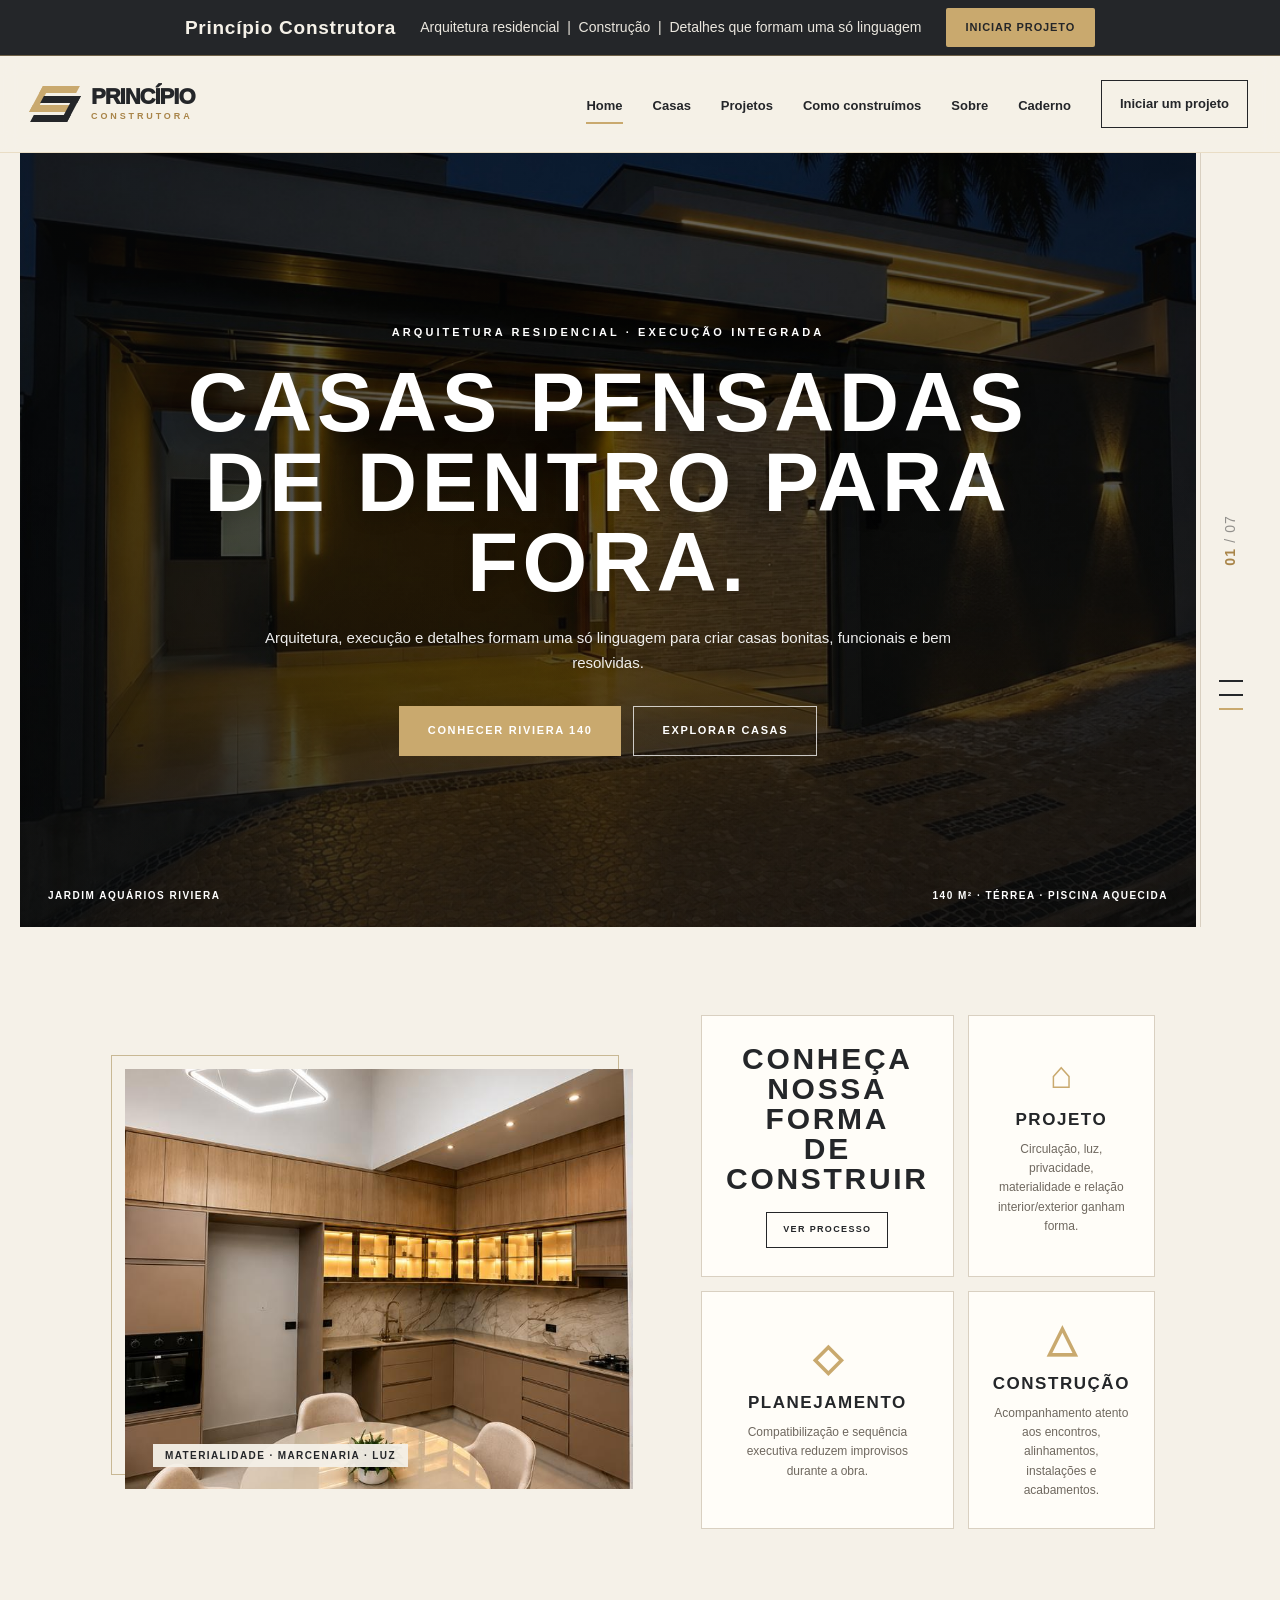
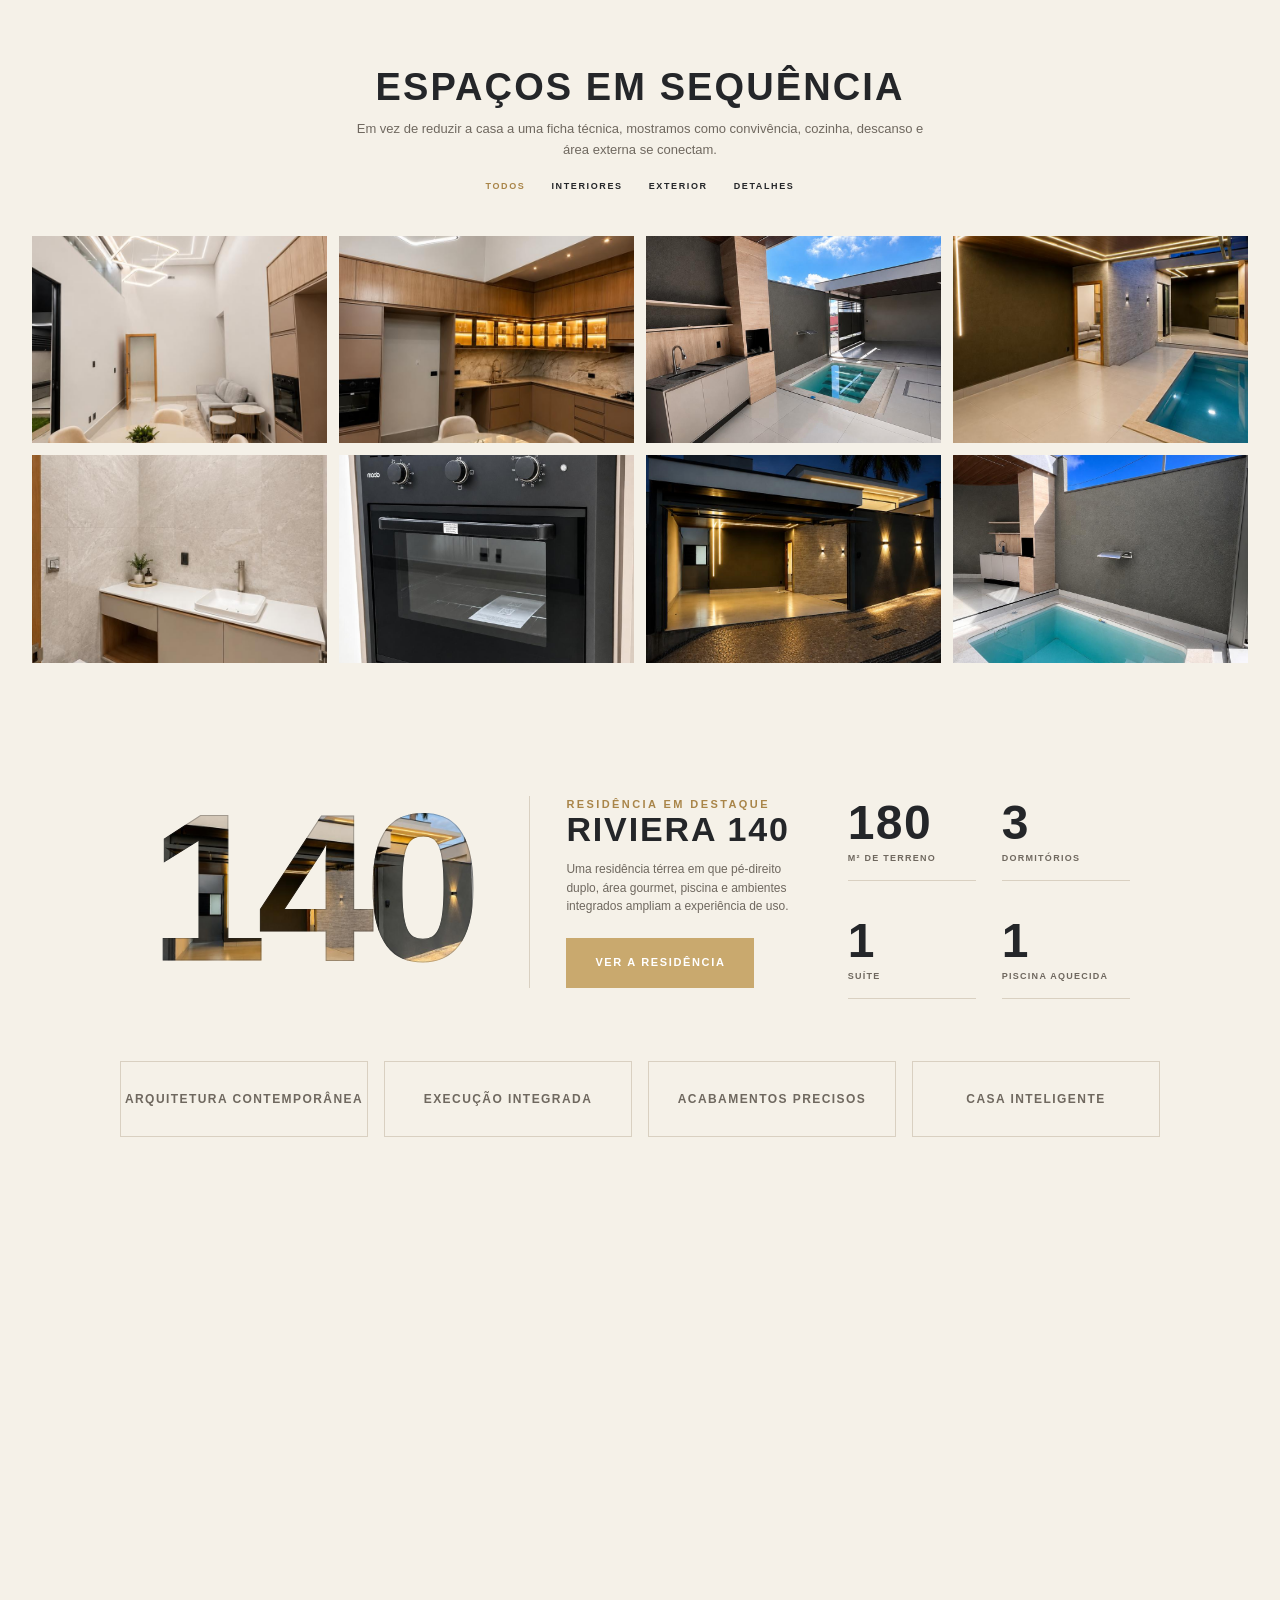
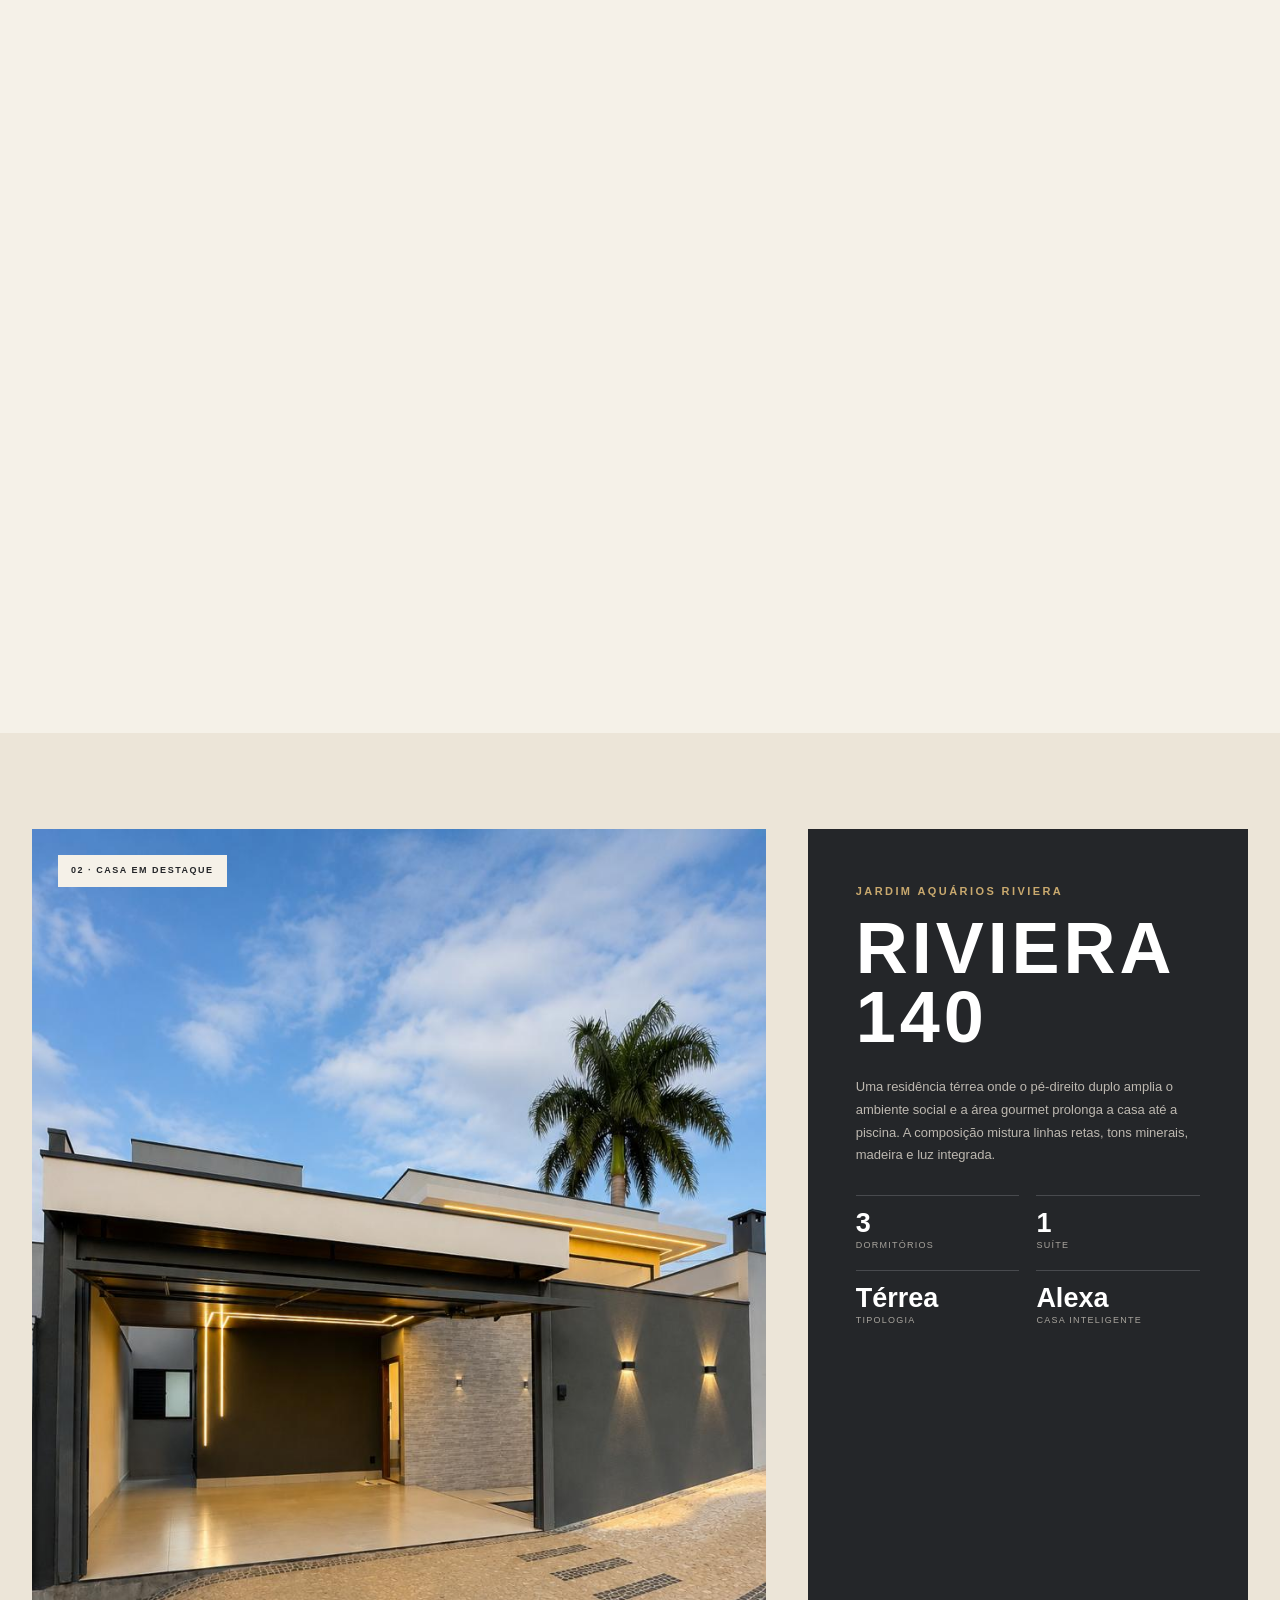
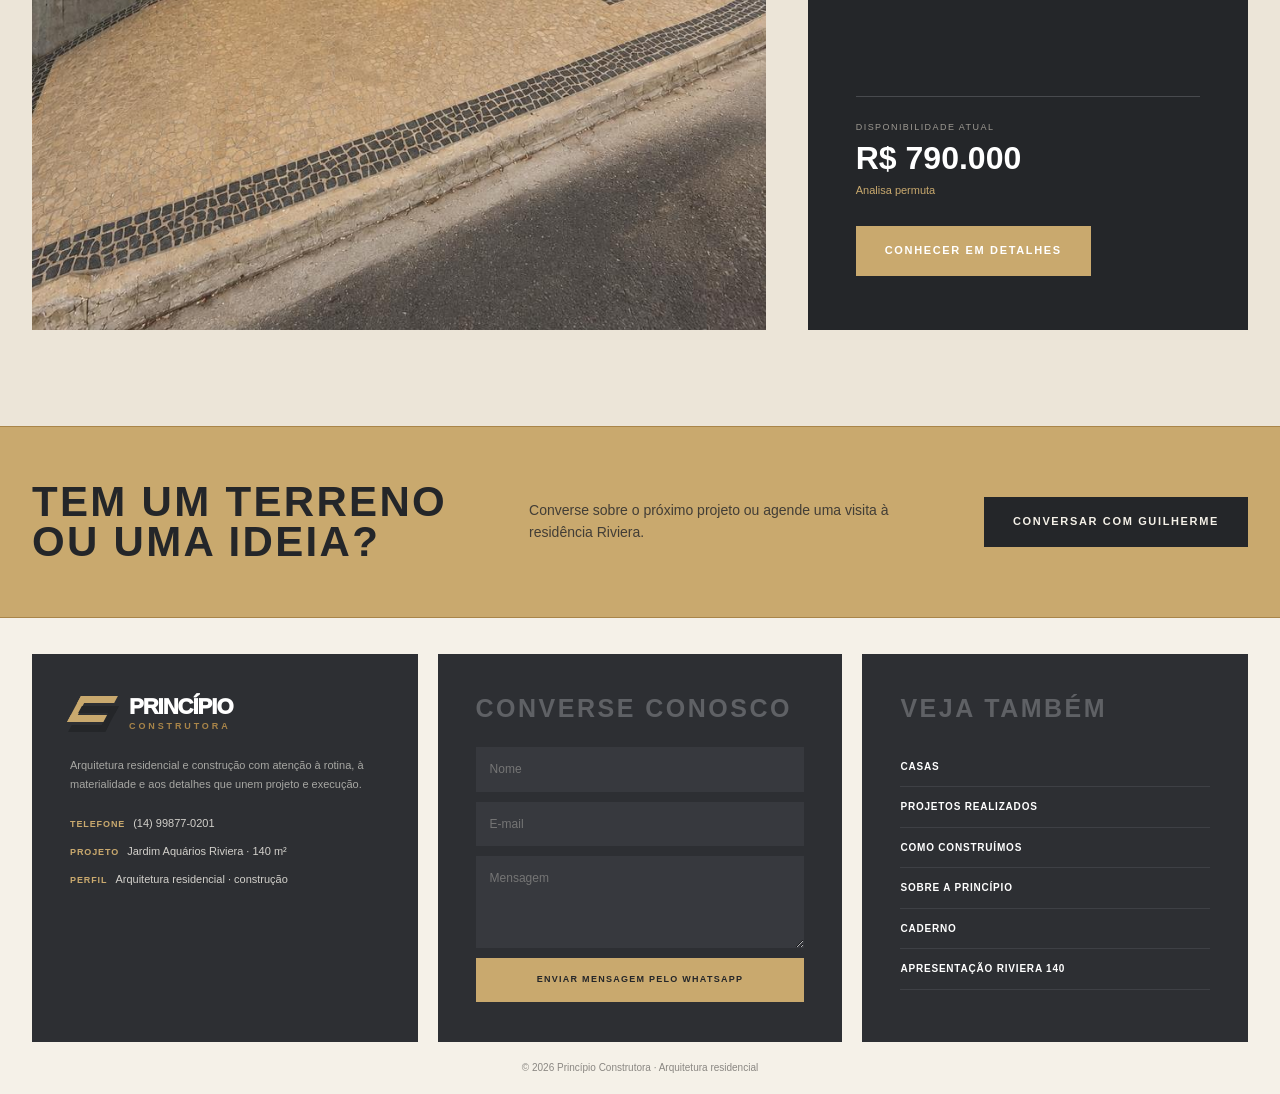
<file: index.html>
<!doctype html>
<html lang="pt-BR">
<head>
  <meta charset="utf-8">
  <meta name="viewport" content="width=device-width, initial-scale=1">
  <meta name="description" content="Princípio Construtora — arquitetura residencial, construção e casas pensadas de dentro para fora.">
  <meta name="theme-color" content="#25272a">
  <title>Princípio Construtora — Arquitetura residencial</title>

  <style>
    :root{
      --ink:#242629;
      --ink-2:#303236;
      --paper:#f5f1e8;
      --soft:#ece5d8;
      --line:#d9d0c1;
      --muted:#6f685f;
      --gold:#c9a96e;
      --gold-dark:#a98549;
      --green:#c9a96e;
      --accent:#a98549;
      --shadow:0 22px 60px rgba(28,30,33,.10);
      --max:1450px;
      --condensed:"Arial Narrow","HelveticaNeue-CondensedBold","Roboto Condensed",Impact,sans-serif;
      --sans:Inter,ui-sans-serif,-apple-system,BlinkMacSystemFont,"Segoe UI",Roboto,Arial,sans-serif;
    }

    *{box-sizing:border-box}
    html{scroll-behavior:smooth}
    body{margin:0;background:var(--paper);color:var(--ink);font-family:var(--sans);line-height:1.55}
    body.menu-open{overflow:hidden}
    a{color:inherit;text-decoration:none}
    img{display:block;width:100%;height:100%;object-fit:cover}
    figure{margin:0}
    button,input,textarea{font:inherit}

    .container{width:min(calc(100% - 64px),var(--max));margin-inline:auto}
    .section{padding:100px 0}
    .kicker,.eyebrow{font-size:11px;font-weight:800;letter-spacing:.22em;text-transform:uppercase;color:var(--gold-dark)}
    .title-condensed{margin:0;font-family:var(--condensed);font-weight:800;text-transform:uppercase;letter-spacing:.055em;line-height:.96}
    .section-title{font-size:clamp(38px,5vw,72px)}
    .body-copy{color:var(--muted);font-size:15px;line-height:1.8}
    .btn{display:inline-flex;align-items:center;justify-content:center;min-height:50px;padding:0 28px;border:1px solid currentColor;font-size:11px;font-weight:900;letter-spacing:.15em;text-transform:uppercase;transition:.25s ease;cursor:pointer}
    .btn-gold{background:var(--gold);border-color:var(--gold);color:#fff}
    .btn-gold:hover{background:var(--gold-dark);border-color:var(--gold-dark)}
    .btn-dark{background:var(--ink);border-color:var(--ink);color:#fff}
    .btn-dark:hover{background:#0f1011;border-color:#0f1011}
    .btn-outline{background:transparent;color:var(--ink)}
    .btn-outline:hover{background:var(--ink);color:#fff}

    /* Faixa superior: estrutura da referência, identidade cromática Princípio */
    .promo-bar{background:var(--ink);color:#f5f1e8;border-bottom:1px solid rgba(201,169,110,.45)}
    .promo-inner{min-height:52px;display:flex;align-items:center;justify-content:center;gap:24px;padding:8px 24px;text-align:center}
    .promo-inner strong{font-size:19px;letter-spacing:.04em}
    .promo-inner span{font-size:14px;opacity:.95}
    .promo-action{padding:11px 20px;background:var(--gold);color:var(--ink);font-weight:900;font-size:11px;letter-spacing:.08em;text-transform:uppercase;border-radius:2px}

    /* Header amplo e limpo em marfim */
    .header{position:sticky;top:0;z-index:50;background:rgba(245,241,232,.96);backdrop-filter:blur(10px);border-bottom:1px solid rgba(201,169,110,.28)}
    .header-inner{width:min(calc(100% - 64px),var(--max));min-height:96px;margin:auto;display:flex;align-items:center;justify-content:space-between;gap:30px}
    .brand{display:flex;align-items:center;gap:13px;flex:none}
    .brand-mark{width:46px;height:40px;position:relative;display:grid;place-items:center}
    .brand-mark::before,.brand-mark::after{content:"";position:absolute;width:30px;height:12px;border:7px solid var(--gold);transform:skewX(-28deg)}
    .brand-mark::before{top:2px;left:4px;border-right:0}
    .brand-mark::after{bottom:2px;right:4px;border-left:0;border-color:var(--ink)}
    .brand-copy{font-weight:950;letter-spacing:-.045em;font-size:22px;line-height:.8}
    .brand-copy small{display:block;margin-top:8px;font-size:9px;letter-spacing:.32em;font-weight:800;color:var(--gold-dark)}
    .nav{display:flex;align-items:center;gap:30px;font-size:13px;font-weight:650}
    .nav a{position:relative;padding:39px 0 35px}
    .nav a:not(.nav-cta)::after{content:"";position:absolute;left:0;right:100%;bottom:27px;height:2px;background:var(--gold);transition:.25s}
    .nav a:hover::after,.nav a.active::after{right:0}
    .nav-cta{padding:13px 18px!important;border:1px solid var(--ink)}
    .nav-cta:hover{background:var(--ink);color:#fff}
    .menu-btn{display:none;width:46px;height:46px;border:0;background:transparent;font-size:25px;cursor:pointer}

    /* Hero com enquadramento e índice lateral do modelo */
    .hero-shell{position:relative;width:calc(100% - 40px);max-width:1680px;margin:0 auto;padding-right:64px}
    .hero{position:relative;min-height:760px;height:calc(100vh - 126px);max-height:880px;overflow:hidden;background:var(--ink)}
    .hero-media{position:absolute;inset:0}
    .hero-media::after{content:"";position:absolute;inset:0;background:linear-gradient(90deg,rgba(12,14,15,.42),rgba(12,14,15,.18) 50%,rgba(12,14,15,.35)),linear-gradient(0deg,rgba(12,14,15,.35),transparent 62%)}
    .hero-content{position:absolute;inset:0;z-index:2;display:grid;place-items:center;text-align:center;color:#fff;padding:60px 8vw}
    .hero-content-inner{max-width:900px}
    .hero-label{margin:0 0 22px;font-size:11px;font-weight:900;letter-spacing:.28em;text-transform:uppercase;color:#fff}
    .hero h1{font-size:clamp(48px,6.5vw,94px);text-shadow:0 4px 20px rgba(0,0,0,.24)}
    .hero-copy{max-width:720px;margin:22px auto 0;font-size:15px;line-height:1.7;font-weight:520;color:rgba(255,255,255,.92)}
    .hero-actions{margin-top:30px;display:flex;gap:12px;justify-content:center;flex-wrap:wrap}
    .hero .btn-outline{border-color:rgba(255,255,255,.75);color:#fff}
    .hero .btn-outline:hover{background:#fff;color:var(--ink)}
    .hero-meta{position:absolute;left:28px;right:28px;bottom:24px;z-index:3;display:flex;justify-content:space-between;gap:20px;color:#fff;font-size:10px;font-weight:800;letter-spacing:.15em;text-transform:uppercase}
    .hero-rail{position:absolute;right:0;top:0;width:60px;height:100%;display:flex;flex-direction:column;align-items:center;justify-content:center;color:#92908c;border-left:1px solid var(--line)}
    .hero-counter{writing-mode:vertical-rl;transform:rotate(180deg);font-size:14px;letter-spacing:.08em}
    .hero-counter strong{color:var(--accent)}
    .rail-lines{position:absolute;bottom:28%;display:grid;gap:12px}
    .rail-lines i{display:block;width:24px;height:2px;background:#25272a}
    .rail-lines i:last-child{background:var(--gold)}

    /* Serviços / identidade: foto + cartões 2x2 como no PDF */
    .services{padding:88px 0 70px}
    .services-grid{display:grid;grid-template-columns:minmax(380px,1.15fr) minmax(420px,1fr);gap:54px;align-items:center;max-width:1030px;margin:auto}
    .feature-frame{position:relative;height:420px;margin:14px 14px 0 0;background:#eee8dc}
    .feature-frame::before{content:"";position:absolute;inset:-14px 14px 14px -14px;border:1px solid #c8b894;z-index:-1}
    .feature-frame figcaption{position:absolute;left:28px;bottom:22px;background:rgba(245,241,232,.95);padding:6px 12px;font:800 10px var(--sans);letter-spacing:.14em;text-transform:uppercase}
    .service-cards{display:grid;grid-template-columns:repeat(2,1fr);gap:14px}
    .service-card{min-height:196px;border:1px solid var(--line);display:flex;flex-direction:column;align-items:center;justify-content:center;text-align:center;padding:28px 24px;background:#fffdf8;transition:.25s}
    .service-card:hover{transform:translateY(-4px);box-shadow:var(--shadow)}
    .service-card .icon{font-family:var(--condensed);font-size:38px;color:var(--green);font-weight:900;line-height:1;margin-bottom:16px}
    .service-card h3{margin:0;font:900 17px var(--condensed);letter-spacing:.09em;text-transform:uppercase}
    .service-card p{margin:10px 0 0;color:var(--muted);font-size:12px;line-height:1.6}
    .service-card.action h3{font-size:30px;line-height:1}
    .service-card.action .btn{margin-top:18px;min-height:36px;padding:0 16px;font-size:9px}

    /* Galeria de projetos */
    .projects{padding:70px 0 96px}
    .center-head{text-align:center;max-width:720px;margin:0 auto 42px}
    .center-head h2{font-size:38px;margin:0}
    .center-head p{max-width:570px;margin:14px auto 0;color:var(--muted);font-size:13px}
    .filter-row{display:flex;justify-content:center;gap:26px;margin-top:20px;font-size:9px;font-weight:900;letter-spacing:.18em;text-transform:uppercase}
    .filter-row span:first-child{color:var(--gold-dark)}
    .project-grid{display:grid;grid-template-columns:repeat(4,1fr);gap:12px}
    .project-card{position:relative;aspect-ratio:1.42;overflow:hidden;background:#e8e1d4}
    .project-card img{transition:transform .5s ease,filter .35s ease}
    .project-card:hover img{transform:scale(1.045)}
    .project-overlay{position:absolute;inset:auto 0 0 0;padding:48px 18px 17px;background:linear-gradient(transparent,rgba(14,15,17,.76));color:#fff;transform:translateY(12px);opacity:0;transition:.25s}
    .project-card:hover .project-overlay{transform:none;opacity:1}
    .project-overlay b{display:block;font:900 18px var(--condensed);letter-spacing:.06em;text-transform:uppercase}
    .project-overlay span{font-size:11px;color:rgba(255,255,255,.78)}

    /* Destaque Riviera em formato número + estatísticas */
    .numbers{padding:26px 0 100px}
    .numbers-inner{display:grid;grid-template-columns:1.1fr .95fr 1fr;gap:50px;align-items:center;max-width:980px;margin:auto}
    .big-number{font-family:var(--condensed);font-size:210px;line-height:.84;font-weight:900;letter-spacing:-.045em;color:transparent;background:url('assets/images/img-08.jpg') center 48%/cover no-repeat;-webkit-background-clip:text;background-clip:text;-webkit-text-stroke:1px rgba(36,38,41,.28);display:inline-block;width:max-content;padding:.04em .035em .08em 0;overflow:visible}
    .big-number::after{content:none}
    .numbers-copy{border-left:1px solid var(--line);padding-left:36px}
    .numbers-copy h2{font-size:34px;margin:0 0 14px}
    .numbers-copy p{font-size:12px;color:var(--muted);margin:0 0 22px}
    .stats-grid{display:grid;grid-template-columns:repeat(2,1fr);gap:22px 26px}
    .stat{padding:14px 0;border-bottom:1px solid var(--line)}
    .stat strong{display:block;font:900 48px/1 var(--condensed);letter-spacing:.03em}
    .stat span{display:block;margin-top:5px;font-size:9px;font-weight:800;letter-spacing:.14em;text-transform:uppercase;color:var(--muted)}
    .value-strip{display:grid;grid-template-columns:repeat(4,1fr);gap:16px;max-width:1040px;margin:62px auto 0}
    .value-strip div{height:76px;border:1px solid var(--line);display:grid;place-items:center;text-align:center;font:800 12px var(--sans);letter-spacing:.12em;text-transform:uppercase;color:#6f685f}

    /* Processo em cartões horizontais */
    .mission{padding:68px 0 94px}
    .mission h2{text-align:center;font-size:34px;margin:0 0 34px}
    .mission-grid{display:grid;grid-template-columns:repeat(5,1fr);gap:10px}
    .mission-card{position:relative;aspect-ratio:.94;overflow:hidden;background:#2f3134}
    .mission-card img{filter:grayscale(1);opacity:.8;transition:.35s}
    .mission-card:hover img{filter:grayscale(.2);opacity:.95;transform:scale(1.035)}
    .mission-card::after{content:"";position:absolute;inset:35% 0 0;background:linear-gradient(transparent,rgba(14,15,17,.88))}
    .mission-card figcaption{position:absolute;z-index:2;left:15px;right:15px;bottom:14px;color:#fff}
    .mission-card figcaption b{display:block;font:900 15px var(--condensed);letter-spacing:.08em;text-transform:uppercase}
    .mission-card figcaption span{font-size:10px;color:var(--gold);font-weight:800;text-transform:uppercase;letter-spacing:.12em}

    /* Processo detalhado: duas colunas como “you dream — we embody” */
    .process{padding:72px 0 104px}
    .process-grid{display:grid;grid-template-columns:1fr 1.1fr;gap:70px;align-items:center;max-width:1030px;margin:auto}
    .process-copy h2{font-size:42px;margin:0 0 18px}
    .step-tabs{display:flex;gap:26px;border-bottom:1px solid var(--line);margin:26px 0 20px}
    .step-tabs button{border:0;background:none;padding:0 0 12px;color:#9d9589;font-size:11px;font-weight:900;letter-spacing:.12em;cursor:pointer;position:relative}
    .step-tabs button.active{color:var(--gold-dark)}
    .step-tabs button.active::after{content:"";position:absolute;left:0;right:0;bottom:-1px;height:2px;background:var(--gold)}
    .step-content{min-height:155px}
    .step-panel{display:none}
    .step-panel.active{display:block}
    .step-panel h3{font:900 15px var(--condensed);letter-spacing:.08em;text-transform:uppercase;margin:0 0 8px}
    .step-panel p{margin:0;color:var(--muted);font-size:13px;line-height:1.75}
    .process-actions{display:flex;gap:10px;flex-wrap:wrap;margin-top:22px}
    .process-image{height:420px;position:relative;background:#e9e2d6}
    .process-image::before{content:"";position:absolute;inset:-16px 16px 16px -16px;border:1px solid #c8b894;z-index:-1}

    /* Casa em destaque */
    .spotlight{padding:96px 0;background:var(--soft)}
    .spotlight-grid{display:grid;grid-template-columns:1.25fr .75fr;gap:42px;align-items:stretch}
    .spotlight-image{min-height:560px;position:relative}
    .spotlight-image .badge{position:absolute;left:26px;top:26px;background:#f5f1e8;padding:9px 13px;font-size:9px;font-weight:900;letter-spacing:.17em;text-transform:uppercase}
    .spotlight-panel{background:var(--ink);color:#fff;padding:54px 48px;display:flex;flex-direction:column;justify-content:space-between}
    .spotlight-panel h2{font-size:72px;margin:14px 0 24px}
    .spotlight-panel p{color:#bdb8b0;font-size:13px;line-height:1.75}
    .specs{display:grid;grid-template-columns:1fr 1fr;gap:17px;margin:28px 0}
    .specs div{border-top:1px solid #484a4e;padding-top:12px}
    .specs b{display:block;font:900 27px var(--condensed)}
    .specs span{display:block;color:#a8a49d;font-size:9px;text-transform:uppercase;letter-spacing:.14em}
    .price{border-top:1px solid #484a4e;padding-top:24px;margin-top:20px}
    .price small{display:block;color:#9d9992;font-size:9px;letter-spacing:.16em;text-transform:uppercase}
    .price strong{display:block;font:900 32px var(--condensed);margin-top:5px}
    .price em{font-style:normal;color:var(--gold);font-size:11px}

    /* CTA de contato em dourado arquitetônico */
    .contact-band{background:var(--gold);color:var(--ink);border-top:1px solid var(--gold-dark);border-bottom:1px solid var(--gold-dark)}
    .contact-band-inner{min-height:190px;display:grid;grid-template-columns:1.1fr 1fr auto;gap:34px;align-items:center}
    .contact-band h2{font-size:42px;margin:0}
    .contact-band p{margin:0;font-size:14px;color:rgba(36,38,41,.82)}
    .contact-band .btn{background:var(--ink);border-color:var(--ink);color:#f5f1e8}

    /* Rodapé em três blocos, seguindo o ritmo visual do modelo */
    .footer{background:var(--paper);padding:36px 0 0}
    .footer-grid{display:grid;grid-template-columns:1fr 1.05fr 1fr;gap:20px}
    .footer-card{background:#2d2f33;color:#fff;min-height:330px;padding:40px 38px}
    .footer-card h3{margin:0 0 24px;font:900 25px var(--condensed);letter-spacing:.1em;text-transform:uppercase;color:#5f6165}
    .footer-about p{font-size:11px;color:#a7a7a3;line-height:1.7;margin:22px 0}
    .contact-list{display:grid;gap:11px;font-size:11px;color:#d2d0cb}
    .contact-list b{color:var(--green);font-size:9px;letter-spacing:.1em;text-transform:uppercase;margin-right:8px}
    .footer-form{display:grid;gap:10px}
    .footer-form input,.footer-form textarea{width:100%;border:0;background:#37393e;color:#fff;padding:13px 14px;outline:none;font-size:12px}
    .footer-form textarea{min-height:92px;resize:vertical}
    .footer-form button{border:0;background:var(--gold);color:var(--ink);min-height:44px;font-size:9px;font-weight:900;letter-spacing:.14em;text-transform:uppercase;cursor:pointer}
    .footer-links{display:grid}
    .footer-links a{padding:12px 0;border-bottom:1px solid #3e4045;font-size:10px;font-weight:850;letter-spacing:.08em;text-transform:uppercase}
    .copyright{text-align:center;padding:18px 20px;font-size:10px;color:#8a8782}

    /* Reveal */
    .reveal{opacity:0;transform:translateY(18px);transition:opacity .55s ease,transform .55s ease}
    .reveal.visible{opacity:1;transform:none}

    @media (max-width:1100px){
      .nav{gap:20px}.nav a{font-size:12px}
      .hero-shell{padding-right:52px}.hero-rail{width:44px}
      .project-grid{grid-template-columns:repeat(2,1fr)}
      .mission-grid{grid-template-columns:repeat(3,1fr)}
      .numbers-inner{grid-template-columns:.8fr 1fr}.stats-grid{grid-column:1/-1}.big-number{font-size:170px}
      .spotlight-grid{grid-template-columns:1fr}.spotlight-image{min-height:500px}
      .footer-grid{grid-template-columns:1fr 1fr}.footer-card:last-child{grid-column:1/-1;min-height:auto}
    }

    @media (max-width:860px){
      .container,.header-inner{width:min(calc(100% - 30px),var(--max))}
      .promo-inner span{display:none}.promo-inner strong{font-size:15px}
      .header-inner{min-height:78px}.menu-btn{display:block}.nav{position:fixed;inset:78px 0 0 0;background:var(--paper);display:flex;flex-direction:column;align-items:stretch;gap:0;padding:30px;transform:translateX(100%);transition:.3s;overflow:auto}.menu-open .nav{transform:none}.nav a,.nav-cta{padding:16px 0!important;border-bottom:1px solid var(--line)}
      .hero-shell{padding-right:0;width:100%}.hero-rail{display:none}.hero{height:75vh;min-height:560px}.hero-meta{display:none}
      .services-grid,.process-grid,.numbers-inner,.spotlight-grid,.contact-band-inner{grid-template-columns:1fr}.services-grid{gap:32px}.feature-frame{height:360px}.service-cards{grid-template-columns:1fr 1fr}
      .value-strip{grid-template-columns:1fr 1fr}
      .mission-grid{grid-template-columns:repeat(2,1fr)}
      .spotlight-panel{padding:42px 30px}.spotlight-panel h2{font-size:58px}
      .contact-band-inner{padding:38px 0}.contact-band h2{font-size:36px}
      .footer-grid{grid-template-columns:1fr}.footer-card:last-child{grid-column:auto}
    }

    @media (max-width:560px){
      .section{padding:72px 0}.promo-action{display:none}
      .header-inner{width:calc(100% - 24px)}
      .hero{min-height:510px}.hero-content{padding:40px 22px}.hero h1{font-size:46px}.hero-copy{font-size:13px}.hero-actions{display:grid}.hero-actions .btn{width:100%}
      .services{padding-top:58px}.feature-frame{height:300px}.service-cards{grid-template-columns:1fr}.service-card{min-height:170px}
      .projects{padding-top:52px}.project-grid{grid-template-columns:1fr}.project-card{aspect-ratio:1.45}
      .numbers{padding-top:12px}.big-number{font-size:130px}.numbers-copy{border-left:0;padding:0}.stats-grid{grid-template-columns:1fr 1fr}.stat strong{font-size:38px}
      .value-strip{grid-template-columns:1fr}
      .mission-grid{grid-template-columns:1fr}.mission-card{aspect-ratio:1.35}
      .process-image{height:320px}.step-tabs{gap:18px;overflow:auto}
      .spotlight-image{min-height:360px}.spotlight-panel h2{font-size:50px}.specs{grid-template-columns:1fr 1fr}
      .footer-card{padding:34px 26px}
    }
  </style>
</head>
<body>
  <div class="promo-bar">
    <div class="promo-inner">
      <strong>Princípio Construtora</strong>
      <span>Arquitetura residencial&nbsp;&nbsp;|&nbsp;&nbsp;Construção&nbsp;&nbsp;|&nbsp;&nbsp;Detalhes que formam uma só linguagem</span>
      <a class="promo-action" href="#contato">Iniciar projeto</a>
    </div>
  </div>

  <header class="header">
    <div class="header-inner">
      <a class="brand" href="index.html" aria-label="Princípio Construtora">
        <span class="brand-mark" aria-hidden="true"></span>
        <span class="brand-copy">PRINCÍPIO<small>CONSTRUTORA</small></span>
      </a>

      <button class="menu-btn" type="button" aria-label="Abrir menu" aria-expanded="false">☰</button>

      <nav class="nav" aria-label="Navegação principal">
        <a class="active" href="index.html">Home</a>
        <a href="casas.html">Casas</a>
        <a href="projetos.html">Projetos</a>
        <a href="processo.html">Como construímos</a>
        <a href="sobre.html">Sobre</a>
        <a href="caderno.html">Caderno</a>
        <a class="nav-cta" href="#contato">Iniciar um projeto</a>
      </nav>
    </div>
  </header>

  <main>
    <section class="hero-shell" aria-label="Apresentação">
      <div class="hero">
        <figure class="hero-media">
          <img src="assets/images/hero-riviera-landscape.jpg" alt="Fachada noturna da Residência Jardim Aquários Riviera">
        </figure>

        <div class="hero-content">
          <div class="hero-content-inner">
            <p class="hero-label">Arquitetura residencial · execução integrada</p>
            <h1 class="title-condensed">Casas pensadas<br>de dentro para fora.</h1>
            <p class="hero-copy">Arquitetura, execução e detalhes formam uma só linguagem para criar casas bonitas, funcionais e bem resolvidas.</p>
            <div class="hero-actions">
              <a class="btn btn-gold" href="casa-riviera.html">Conhecer Riviera 140</a>
              <a class="btn btn-outline" href="casas.html">Explorar casas</a>
            </div>
          </div>
        </div>

        <div class="hero-meta">
          <span>Jardim Aquários Riviera</span>
          <span>140 m² · térrea · piscina aquecida</span>
        </div>
      </div>

      <aside class="hero-rail" aria-hidden="true">
        <div class="hero-counter"><strong>01</strong> / 07</div>
        <div class="rail-lines"><i></i><i></i><i></i></div>
      </aside>
    </section>

    <section class="services">
      <div class="container services-grid">
        <figure class="feature-frame reveal">
          <img src="assets/images/img-11.jpg" alt="Cozinha com marcenaria e iluminação integrada">
          <figcaption>Materialidade · marcenaria · luz</figcaption>
        </figure>

        <div class="service-cards">
          <article class="service-card action reveal">
            <h3>Conheça<br>nossa forma<br>de construir</h3>
            <a class="btn btn-outline" href="processo.html">Ver processo</a>
          </article>

          <article class="service-card reveal">
            <div class="icon">⌂</div>
            <h3>Projeto</h3>
            <p>Circulação, luz, privacidade, materialidade e relação interior/exterior ganham forma.</p>
          </article>

          <article class="service-card reveal">
            <div class="icon">◇</div>
            <h3>Planejamento</h3>
            <p>Compatibilização e sequência executiva reduzem improvisos durante a obra.</p>
          </article>

          <article class="service-card reveal">
            <div class="icon">△</div>
            <h3>Construção</h3>
            <p>Acompanhamento atento aos encontros, alinhamentos, instalações e acabamentos.</p>
          </article>
        </div>
      </div>
    </section>

    <section class="projects" id="projetos">
      <div class="container">
        <div class="center-head reveal">
          <h2 class="title-condensed">Espaços em sequência</h2>
          <p>Em vez de reduzir a casa a uma ficha técnica, mostramos como convivência, cozinha, descanso e área externa se conectam.</p>
          <div class="filter-row" aria-hidden="true"><span>Todos</span><span>Interiores</span><span>Exterior</span><span>Detalhes</span></div>
        </div>

        <div class="project-grid">
          <figure class="project-card reveal"><img src="assets/images/img-09.jpg" alt="Sala de jantar e estar integradas"><figcaption class="project-overlay"><b>Social</b><span>Pé-direito duplo</span></figcaption></figure>
          <figure class="project-card reveal"><img src="assets/images/img-04.jpg" alt="Cozinha planejada"><figcaption class="project-overlay"><b>Cozinha</b><span>Marcenaria planejada</span></figcaption></figure>
          <figure class="project-card reveal"><img src="assets/images/img-15.jpg" alt="Área gourmet integrada à piscina"><figcaption class="project-overlay"><b>Exterior</b><span>Gourmet + piscina</span></figcaption></figure>
          <figure class="project-card reveal"><img src="assets/images/img-02.jpg" alt="Área externa e piscina à noite"><figcaption class="project-overlay"><b>Noite</b><span>Luz integrada</span></figcaption></figure>
          <figure class="project-card reveal"><img src="assets/images/img-12.jpg" alt="Banheiro em tons minerais"><figcaption class="project-overlay"><b>Banho</b><span>Revestimento mineral</span></figcaption></figure>
          <figure class="project-card reveal"><img src="assets/images/img-16.jpg" alt="Forno embutido na cozinha"><figcaption class="project-overlay"><b>Detalhes</b><span>Equipamentos integrados</span></figcaption></figure>
          <figure class="project-card reveal"><img src="assets/images/img-07.jpg" alt="Fachada noturna iluminada"><figcaption class="project-overlay"><b>Fachada</b><span>Iluminação cênica</span></figcaption></figure>
          <figure class="project-card reveal"><img src="assets/images/img-18.jpg" alt="Piscina da residência"><figcaption class="project-overlay"><b>Área externa</b><span>Piscina aquecida</span></figcaption></figure>
        </div>
      </div>
    </section>

    <section class="numbers">
      <div class="container">
        <div class="numbers-inner">
          <div class="big-number reveal" aria-label="140 metros quadrados">140</div>

          <div class="numbers-copy reveal">
            <div class="eyebrow">Residência em destaque</div>
            <h2 class="title-condensed">Riviera 140</h2>
            <p>Uma residência térrea em que pé-direito duplo, área gourmet, piscina e ambientes integrados ampliam a experiência de uso.</p>
            <a class="btn btn-gold" href="casa-riviera.html">Ver a residência</a>
          </div>

          <div class="stats-grid reveal">
            <div class="stat"><strong>180</strong><span>m² de terreno</span></div>
            <div class="stat"><strong>3</strong><span>dormitórios</span></div>
            <div class="stat"><strong>1</strong><span>suíte</span></div>
            <div class="stat"><strong>1</strong><span>piscina aquecida</span></div>
          </div>
        </div>

        <div class="value-strip reveal" aria-label="Diferenciais">
          <div>Arquitetura contemporânea</div>
          <div>Execução integrada</div>
          <div>Acabamentos precisos</div>
          <div>Casa inteligente</div>
        </div>
      </div>
    </section>

    <section class="mission">
      <div class="container">
        <h2 class="title-condensed reveal">Diferentes etapas — uma missão</h2>
        <div class="mission-grid">
          <figure class="mission-card reveal"><img src="assets/images/img-01.jpg" alt="Ambiente interno da residência"><figcaption><b>Conversa</b><span>01 · intenção</span></figcaption></figure>
          <figure class="mission-card reveal"><img src="assets/images/img-05.jpg" alt="Fachada diurna da residência"><figcaption><b>Projeto</b><span>02 · forma</span></figcaption></figure>
          <figure class="mission-card reveal"><img src="assets/images/img-04.jpg" alt="Cozinha planejada"><figcaption><b>Planejamento</b><span>03 · precisão</span></figcaption></figure>
          <figure class="mission-card reveal"><img src="assets/images/img-07.jpg" alt="Fachada noturna iluminada"><figcaption><b>Construção</b><span>04 · execução</span></figcaption></figure>
          <figure class="mission-card reveal"><img src="assets/images/img-18.jpg" alt="Piscina da residência"><figcaption><b>Entrega</b><span>05 · experiência</span></figcaption></figure>
        </div>
      </div>
    </section>

    <section class="process">
      <div class="container process-grid">
        <div class="process-copy reveal">
          <div class="eyebrow">05 · Método</div>
          <h2 class="title-condensed">Você imagina —<br>nós damos forma.</h2>

          <div class="step-tabs" role="tablist" aria-label="Etapas do processo">
            <button class="active" type="button" data-step="1">01</button>
            <button type="button" data-step="2">02</button>
            <button type="button" data-step="3">03</button>
            <button type="button" data-step="4">04</button>
            <button type="button" data-step="5">05</button>
          </div>

          <div class="step-content">
            <div class="step-panel active" data-panel="1"><h3>Começar pela rotina real</h3><p>Terreno, rotina, prioridades e investimento entram na mesma leitura inicial. A casa começa antes do desenho.</p></div>
            <div class="step-panel" data-panel="2"><h3>Transformar intenção em arquitetura</h3><p>Circulação, luz, privacidade, materialidade e relação entre interior e exterior passam a organizar o projeto.</p></div>
            <div class="step-panel" data-panel="3"><h3>Planejar antes de executar</h3><p>Compatibilização e sequência executiva reduzem improviso e tornam as decisões mais previsíveis durante a obra.</p></div>
            <div class="step-panel" data-panel="4"><h3>Construir com atenção aos encontros</h3><p>Alinhamentos, instalações, marcenaria, revestimentos e acabamentos são acompanhados como partes de um mesmo conjunto.</p></div>
            <div class="step-panel" data-panel="5"><h3>Entregar o conjunto pronto para uso</h3><p>A casa é apresentada como espaço completo, coerente e preparado para a rotina, com atenção ao todo e aos detalhes.</p></div>
          </div>

          <div class="process-actions">
            <a class="btn btn-gold" href="#contato">Iniciar um projeto</a>
            <a class="btn btn-outline" href="processo.html">Processo completo</a>
          </div>
        </div>

        <figure class="process-image reveal">
          <img src="assets/images/img-11.jpg" alt="Ambiente interno com marcenaria e luz integrada">
        </figure>
      </div>
    </section>

    <section class="spotlight">
      <div class="container spotlight-grid">
        <figure class="spotlight-image reveal">
          <img src="assets/images/img-08.jpg" alt="Fachada da Riviera 140 durante o dia">
          <figcaption class="badge">02 · Casa em destaque</figcaption>
        </figure>

        <article class="spotlight-panel reveal">
          <div>
            <div class="eyebrow" style="color:var(--gold)">Jardim Aquários Riviera</div>
            <h2 class="title-condensed">Riviera<br>140</h2>
            <p>Uma residência térrea onde o pé-direito duplo amplia o ambiente social e a área gourmet prolonga a casa até a piscina. A composição mistura linhas retas, tons minerais, madeira e luz integrada.</p>
            <div class="specs">
              <div><b>3</b><span>dormitórios</span></div>
              <div><b>1</b><span>suíte</span></div>
              <div><b>Térrea</b><span>tipologia</span></div>
              <div><b>Alexa</b><span>casa inteligente</span></div>
            </div>
          </div>
          <div>
            <div class="price"><small>Disponibilidade atual</small><strong>R$ 790.000</strong><em>Analisa permuta</em></div>
            <a class="btn btn-gold" style="margin-top:24px" href="casa-riviera.html">Conhecer em detalhes</a>
          </div>
        </article>
      </div>
    </section>

    <section class="contact-band" id="contato">
      <div class="container contact-band-inner">
        <h2 class="title-condensed">Tem um terreno<br>ou uma ideia?</h2>
        <p>Converse sobre o próximo projeto ou agende uma visita à residência Riviera.</p>
        <a class="btn" href="https://wa.me/5514998770201" target="_blank" rel="noopener">Conversar com Guilherme</a>
      </div>
    </section>
  </main>

  <footer class="footer">
    <div class="container footer-grid">
      <section class="footer-card footer-about">
        <a class="brand" href="index.html" aria-label="Princípio Construtora">
          <span class="brand-mark" aria-hidden="true"></span>
          <span class="brand-copy">PRINCÍPIO<small>CONSTRUTORA</small></span>
        </a>
        <p>Arquitetura residencial e construção com atenção à rotina, à materialidade e aos detalhes que unem projeto e execução.</p>
        <div class="contact-list">
          <span><b>Telefone</b>(14) 99877-0201</span>
          <span><b>Projeto</b>Jardim Aquários Riviera · 140 m²</span>
          <span><b>Perfil</b>Arquitetura residencial · construção</span>
        </div>
      </section>

      <section class="footer-card">
        <h3>Converse conosco</h3>
        <form class="footer-form" id="whatsappForm">
          <input id="contactName" name="name" type="text" placeholder="Nome" autocomplete="name" required>
          <input id="contactEmail" name="email" type="email" placeholder="E-mail" autocomplete="email">
          <textarea id="contactMessage" name="message" placeholder="Mensagem" required></textarea>
          <button type="submit">Enviar mensagem pelo WhatsApp</button>
        </form>
      </section>

      <section class="footer-card">
        <h3>Veja também</h3>
        <nav class="footer-links" aria-label="Links do rodapé">
          <a href="casas.html">Casas</a>
          <a href="projetos.html">Projetos realizados</a>
          <a href="processo.html">Como construímos</a>
          <a href="sobre.html">Sobre a Princípio</a>
          <a href="caderno.html">Caderno</a>
          <a href="assets/docs/residencia-jardim-aquarios-riviera.pdf" target="_blank">Apresentação Riviera 140</a>
        </nav>
      </section>
    </div>
    <div class="copyright">© 2026 Princípio Construtora · Arquitetura residencial</div>
  </footer>

  <script>
    // Menu mobile
    const menuBtn = document.querySelector('.menu-btn');
    const navLinks = document.querySelectorAll('.nav a');
    menuBtn?.addEventListener('click', () => {
      const open = document.body.classList.toggle('menu-open');
      menuBtn.setAttribute('aria-expanded', String(open));
      menuBtn.textContent = open ? '×' : '☰';
    });
    navLinks.forEach(link => link.addEventListener('click', () => {
      document.body.classList.remove('menu-open');
      menuBtn?.setAttribute('aria-expanded','false');
      if (menuBtn) menuBtn.textContent = '☰';
    }));

    // Tabs do processo
    const stepButtons = document.querySelectorAll('[data-step]');
    const stepPanels = document.querySelectorAll('[data-panel]');
    stepButtons.forEach(button => {
      button.addEventListener('click', () => {
        const step = button.dataset.step;
        stepButtons.forEach(b => b.classList.toggle('active', b === button));
        stepPanels.forEach(panel => panel.classList.toggle('active', panel.dataset.panel === step));
      });
    });

    // Animação discreta de entrada
    const reveals = document.querySelectorAll('.reveal');
    if ('IntersectionObserver' in window) {
      const observer = new IntersectionObserver((entries, obs) => {
        entries.forEach(entry => {
          if (entry.isIntersecting) {
            entry.target.classList.add('visible');
            obs.unobserve(entry.target);
          }
        });
      }, {threshold:.12});
      reveals.forEach(el => observer.observe(el));
    } else {
      reveals.forEach(el => el.classList.add('visible'));
    }

    // Formulário: monta a mensagem e abre o WhatsApp oficial já usado no site.
    document.getElementById('whatsappForm')?.addEventListener('submit', (event) => {
      event.preventDefault();
      const name = document.getElementById('contactName').value.trim();
      const email = document.getElementById('contactEmail').value.trim();
      const message = document.getElementById('contactMessage').value.trim();
      const text = `Olá, sou ${name}.%0A${email ? `E-mail: ${email}%0A` : ''}${message}`;
      window.open(`https://wa.me/5514998770201?text=${encodeURI(text)}`, '_blank', 'noopener');
    });
  </script>
</body>
</html>
</file>
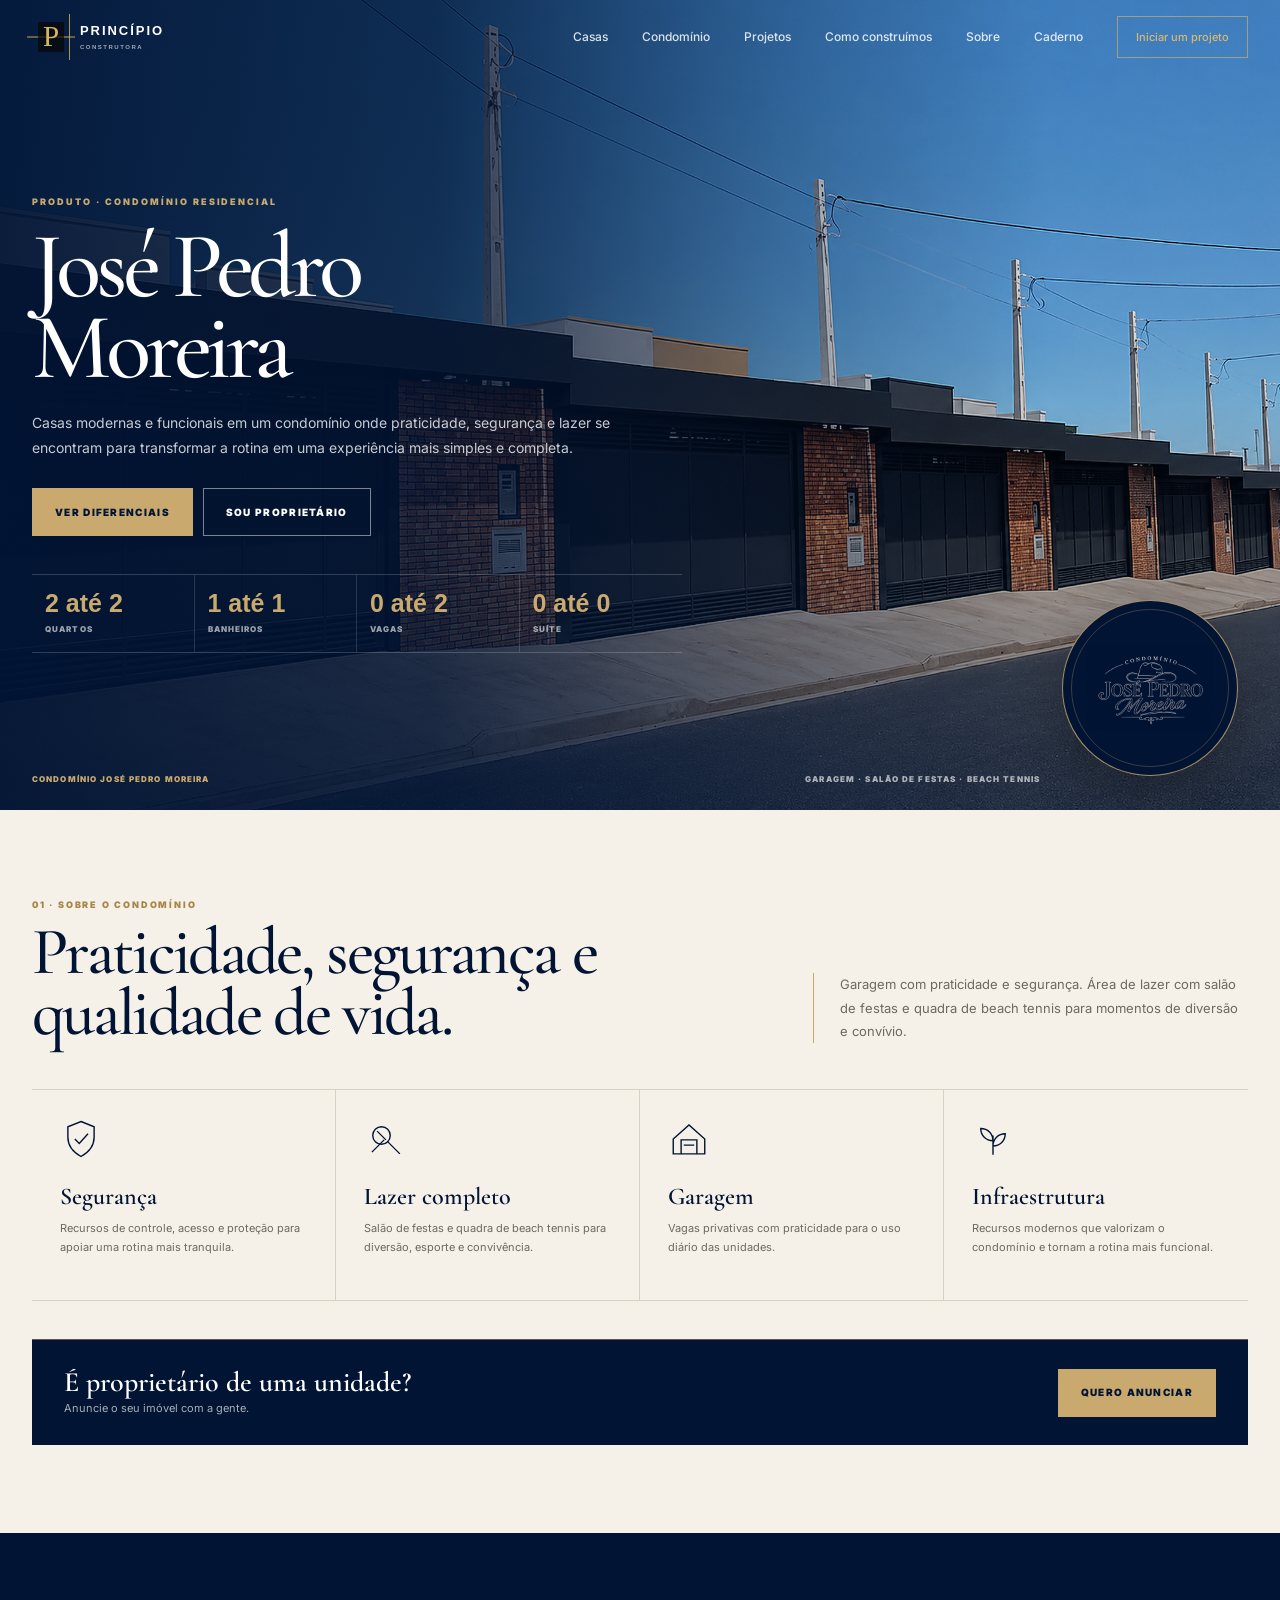
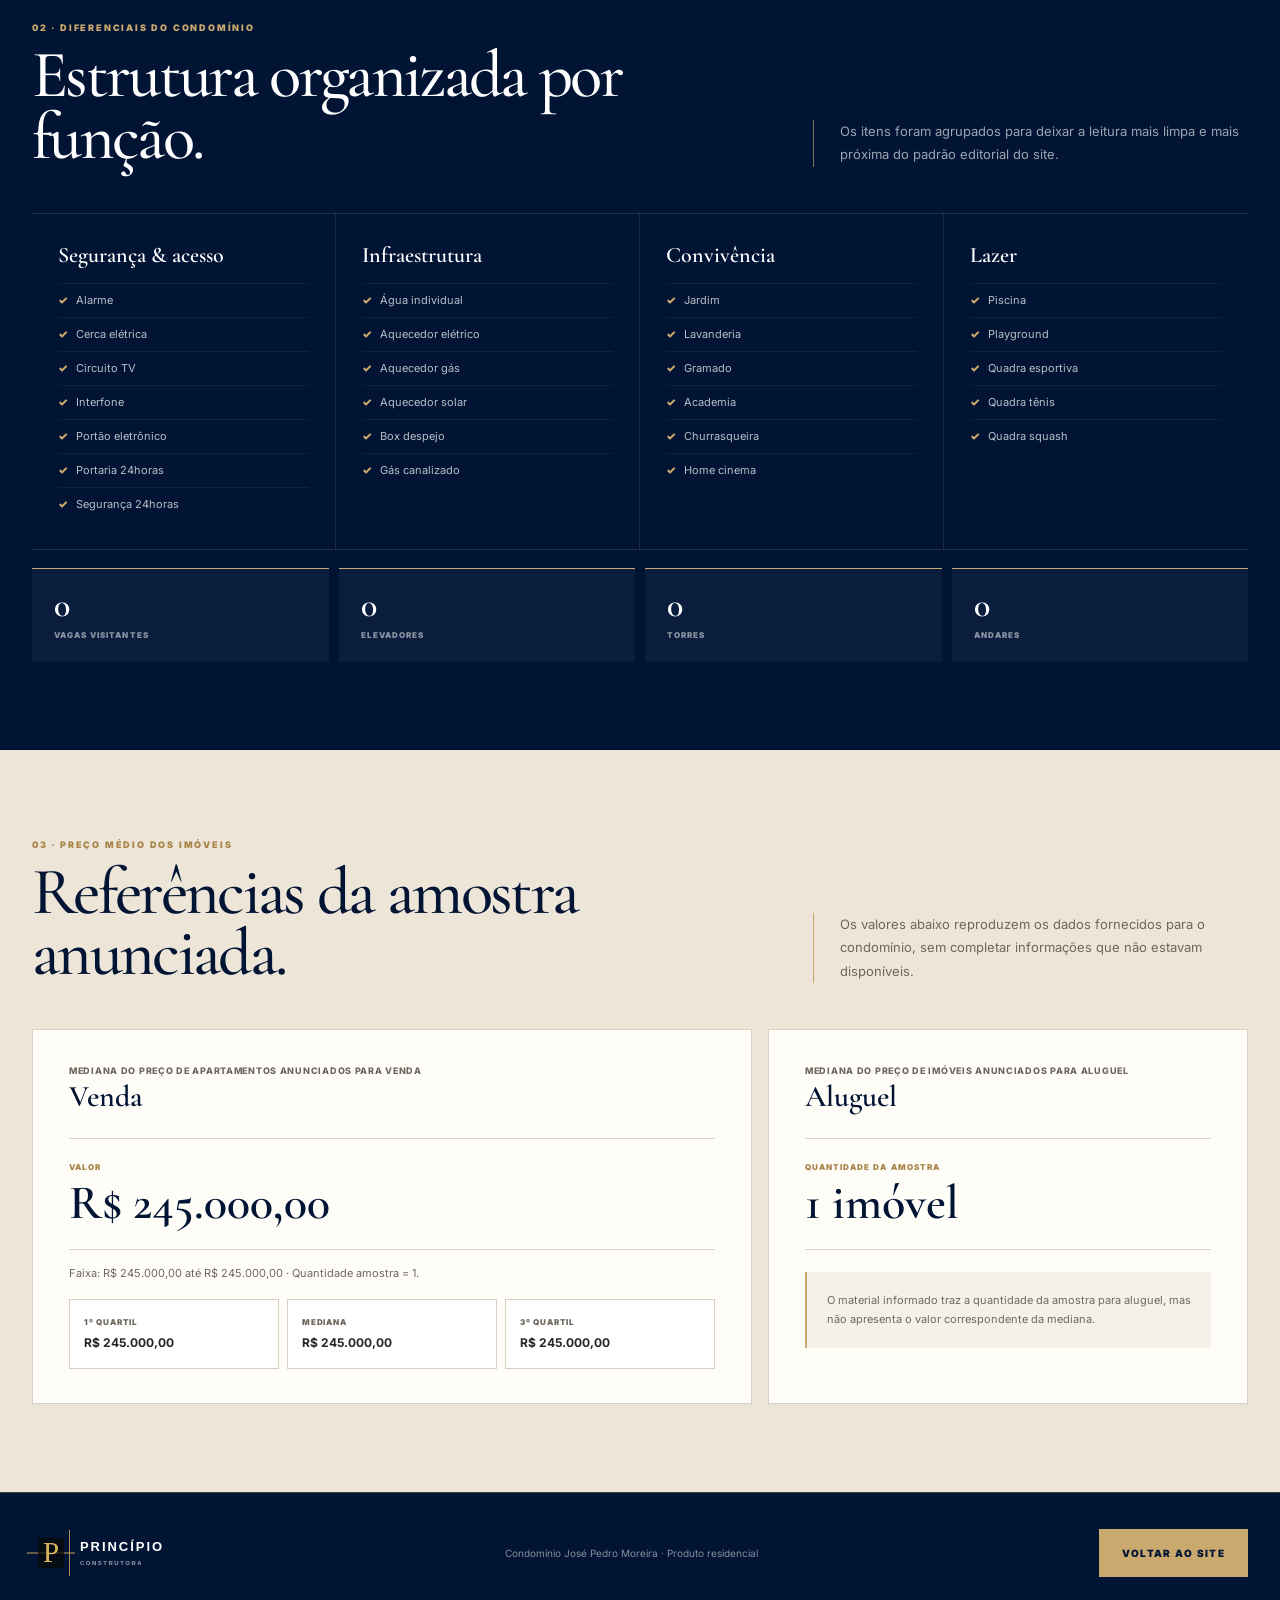
<file: condominio-jose-pedro-moreira.html>
<!doctype html>
<html lang="pt-BR">
<head>
  <meta charset="utf-8">
  <meta name="viewport" content="width=device-width, initial-scale=1">
  <meta name="description" content="Condomínio José Pedro Moreira — detalhes, estrutura, diferenciais e referências de preço.">
  <meta name="theme-color" content="#011434">
  <title>Condomínio José Pedro Moreira — Princípio Construtora</title>

  <link rel="preconnect" href="https://fonts.googleapis.com">
  <link rel="preconnect" href="https://fonts.gstatic.com" crossorigin>
  <link href="https://fonts.googleapis.com/css2?family=Cormorant+Garamond:wght@500;600&family=Inter:wght@400;500;600;700&display=swap" rel="stylesheet">

  <style>
    :root{
      --brand:#011434;
      --brand-2:#071d3f;
      --gold:#c9a96e;
      --gold-dark:#a98549;
      --paper:#f5f1e8;
      --soft:#ece5d8;
      --ink:#242629;
      --muted:#6f685f;
      --line:#d9d0c1;
      --max:1450px;
      --serif:"Cormorant Garamond", Georgia, serif;
      --sans:Inter,ui-sans-serif,-apple-system,BlinkMacSystemFont,"Segoe UI",sans-serif;
      --condensed:"Arial Narrow","HelveticaNeue-CondensedBold","Roboto Condensed",Impact,sans-serif;
    }

    *{box-sizing:border-box}
    html{scroll-behavior:smooth}
    body{margin:0;background:var(--paper);color:var(--ink);font-family:var(--sans);line-height:1.55}
    body.ref-menu-open{overflow:hidden}
    a{color:inherit;text-decoration:none}
    img{display:block;width:100%;height:100%;object-fit:cover}
    figure{margin:0}
    .container{width:min(calc(100% - 64px),var(--max));margin:auto}

    /* =========================================================
       NAVBAR — MESMO PADRÃO DO INDEX REAL
       ========================================================= */
    .ref-header {
      position: absolute;
      inset: 0 0 auto;
      z-index: 100;
      background: transparent;
      color: #fff;
    }

    .ref-header-inner {
      width: min(calc(100% - 64px), 1456px);
      min-height: 74px;
      margin: 0 auto;
      display: flex;
      align-items: center;
      justify-content: space-between;
      gap: 34px;
    }

    .ref-brand {
      display: flex;
      align-items: center;
      flex: 0 0 auto;
      padding: 0;
      background: transparent;
    }

    .ref-brand-monogram {
      position: relative;
      width: 38px;
      height: 38px;
      flex: 0 0 38px;
      display: grid;
      place-items: center;
      color: #d8b45f;
      font-family: Georgia, "Times New Roman", serif;
      font-size: 29px;
      font-weight: 400;
      line-height: 1;
      isolation: isolate;
    }

    .ref-brand-monogram::before {
      content: "";
      position: absolute;
      left: -5px;
      right: -5px;
      top: 50%;
      height: 1px;
      background: #d8b45f;
      transform: translateY(-50%);
      opacity: .9;
    }

    .ref-brand-monogram::after {
      content: "";
      position: absolute;
      top: -4px;
      bottom: -4px;
      right: 0;
      width: 1px;
      background: #d8b45f;
      opacity: .8;
    }

    .ref-brand-monogram>span {
      position: relative;
      z-index: 1;
      background: rgba(7, 8, 7, .72);
      padding: 0 5px 1px;
    }

    .ref-brand-copy {
      display: flex;
      flex-direction: column;
      justify-content: center;
      margin-left: 10px;
      color: #fff;
      font-family: Arial, Helvetica, sans-serif;
      font-size: 13px;
      line-height: 1;
      font-weight: 700;
      letter-spacing: .15em;
      white-space: nowrap;
    }

    .ref-brand-copy small {
      display: block;
      margin-top: 7px;
      color: rgba(255, 255, 255, .62);
      font-size: 6px;
      line-height: 1;
      font-weight: 700;
      letter-spacing: .25em;
    }

    .ref-nav {
      display: flex;
      align-items: center;
      justify-content: flex-end;
      gap: 34px;
      margin-left: auto;
      font-family: "Inter", ui-sans-serif, -apple-system, BlinkMacSystemFont, "Segoe UI", sans-serif;
      font-size: 12px;
      font-weight: 500;
      line-height: 1;
      color: rgba(255, 255, 255, .84);
    }

    .ref-nav a {
      position: relative;
      display: inline-flex;
      align-items: center;
      min-height: 42px;
      padding: 0;
      color: inherit;
      white-space: nowrap;
      transition: color .2s ease, opacity .2s ease, border-color .2s ease, background .2s ease;
    }

    .ref-nav a:not(.ref-nav-cta)::after {
      content: "";
      position: absolute;
      left: 0;
      right: 100%;
      bottom: 5px;
      height: 1px;
      background: #c9a96e;
      transition: right .22s ease;
    }

    .ref-nav a:not(.ref-nav-cta):hover {
      color: #fff;
    }

    .ref-nav a:not(.ref-nav-cta):hover::after {
      right: 0;
    }

    .ref-nav-cta {
      min-height: 42px !important;
      padding: 0 18px !important;
      border: 1px solid rgba(201, 169, 110, .72);
      color: #d9b96f !important;
      font-size: 11px;
    }

    .ref-nav-cta:hover {
      background: #c9a96e;
      border-color: #c9a96e;
      color: #171717 !important;
    }

    .ref-menu-btn {
      display: none;
      width: 44px;
      height: 44px;
      border: 1px solid rgba(201, 169, 110, .55);
      background: rgba(0, 0, 0, .12);
      color: #fff;
      font-size: 23px;
      line-height: 1;
      cursor: pointer;
    }

    /* =========================================================
       HERO
       ========================================================= */
    .condo-hero{
      position:relative;
      min-height:720px;
      height:min(90vh,880px);
      overflow:hidden;
      background:var(--brand);
      color:#fff;
    }

    .condo-hero-media{
      position:absolute;
      inset:0;
    }

    .condo-hero-media img{
      width:100%;
      height:100%;
      object-fit:cover;
      object-position:center 50%;
      filter:none;
      transform:none;
    }

    .condo-hero-shade{
      position:absolute;
      inset:0;
      background:
        linear-gradient(90deg, rgba(1,20,52,.95) 0%, rgba(1,20,52,.80) 34%, rgba(1,20,52,.37) 61%, rgba(1,20,52,.12) 82%),
        linear-gradient(0deg, rgba(1,20,52,.52) 0%, transparent 50%);
    }

    .condo-hero-content{
      position:relative;
      z-index:3;
      width:min(calc(100% - 64px),1456px);
      height:100%;
      min-height:720px;
      margin:auto;
      padding:142px 0 104px;
      display:flex;
      align-items:center;
    }

    .condo-hero-copy{
      width:min(650px,52vw);
    }

    .condo-kicker{
      margin-bottom:18px;
      color:#c9a96e;
      font-size:9px;
      font-weight:900;
      letter-spacing:.22em;
      text-transform:uppercase;
    }

    .condo-hero h1{
      margin:0;
      font:500 clamp(70px,7.3vw,110px)/.86 var(--serif);
      letter-spacing:-.055em;
      color:#fff;
    }

    .condo-lead{
      max-width:610px;
      margin:22px 0 0;
      color:rgba(255,255,255,.78);
      font-size:14px;
      line-height:1.8;
    }

    .hero-actions{
      display:flex;
      gap:10px;
      flex-wrap:wrap;
      margin-top:28px;
    }

    .btn{
      display:inline-flex;
      align-items:center;
      justify-content:center;
      min-height:48px;
      padding:0 22px;
      border:1px solid currentColor;
      font-size:10px;
      font-weight:900;
      letter-spacing:.13em;
      text-transform:uppercase;
      transition:.22s ease;
    }

    .btn-gold{
      background:var(--gold);
      border-color:var(--gold);
      color:var(--brand);
    }

    .btn-gold:hover{
      background:#dfc180;
      border-color:#dfc180;
    }

    .btn-ghost{
      background:transparent;
      border-color:rgba(255,255,255,.48);
      color:#fff;
    }

    .btn-ghost:hover{
      background:#fff;
      color:var(--brand);
    }

    .hero-specs{
      display:grid;
      grid-template-columns:repeat(4,1fr);
      margin-top:38px;
      max-width:650px;
      border-top:1px solid rgba(255,255,255,.18);
      border-bottom:1px solid rgba(255,255,255,.18);
    }

    .hero-spec{
      padding:16px 13px;
      border-right:1px solid rgba(255,255,255,.14);
    }

    .hero-spec:last-child{border-right:0}

    .hero-spec strong{
      display:block;
      font:900 25px/1 var(--condensed);
      color:var(--gold);
    }

    .hero-spec span{
      display:block;
      margin-top:7px;
      color:rgba(255,255,255,.60);
      font-size:8px;
      font-weight:900;
      letter-spacing:.14em;
      text-transform:uppercase;
    }

    .hero-seal{
      position:absolute;
      z-index:4;
      right:max(42px,calc((100vw - 1456px)/2 + 20px));
      bottom:34px;
      width:176px;
      height:176px;
      padding:12px;
      overflow:hidden;
      border-radius:50%;
      border:1px solid rgba(201,169,110,.82);
      background:var(--brand);
      box-shadow:0 20px 50px rgba(0,0,0,.28);
    }

    .hero-seal::before{
      content:"";
      position:absolute;
      inset:8px;
      border:1px solid rgba(201,169,110,.28);
      border-radius:50%;
      pointer-events:none;
    }

    .hero-seal img{
      width:100%;
      height:100%;
      object-fit:cover;
      border-radius:50%;
    }

    .hero-index{
      position:absolute;
      z-index:4;
      left:max(32px,calc((100vw - 1456px)/2));
      right:max(240px,calc((100vw - 1456px)/2 + 220px));
      bottom:25px;
      display:flex;
      justify-content:space-between;
      gap:24px;
      color:rgba(255,255,255,.64);
      font-size:8px;
      font-weight:900;
      letter-spacing:.14em;
      text-transform:uppercase;
    }

    .hero-index span:first-child{color:var(--gold)}

    /* =========================================================
       CONTEÚDO
       ========================================================= */
    .section{
      padding:88px 0;
    }

    .section-head{
      display:grid;
      grid-template-columns:minmax(0,.9fr) minmax(340px,.55fr);
      gap:70px;
      align-items:end;
      margin-bottom:46px;
    }

    .section-eyebrow{
      color:var(--gold-dark);
      font-size:9px;
      font-weight:900;
      letter-spacing:.2em;
      text-transform:uppercase;
    }

    .section-head h2{
      margin:9px 0 0;
      max-width:760px;
      font:500 clamp(48px,5.2vw,76px)/.92 var(--serif);
      letter-spacing:-.04em;
      color:var(--brand);
    }

    .section-head p{
      margin:0;
      padding-left:26px;
      border-left:1px solid var(--gold);
      color:var(--muted);
      font-size:13px;
      line-height:1.8;
    }

    .benefit-grid{
      display:grid;
      grid-template-columns:repeat(4,1fr);
      gap:0;
      border-top:1px solid var(--line);
      border-bottom:1px solid var(--line);
    }

    .benefit{
      min-height:210px;
      padding:28px 28px 25px;
      border-right:1px solid var(--line);
    }

    .benefit:last-child{border-right:0}

    .benefit-icon{
      width:42px;
      height:42px;
      margin-bottom:22px;
      color:var(--brand);
    }

    .benefit-icon svg{
      width:100%;
      height:100%;
      fill:none;
      stroke:currentColor;
      stroke-width:1.6;
    }

    .benefit h3{
      margin:0 0 8px;
      font:600 24px var(--serif);
      color:var(--brand);
    }

    .benefit p{
      margin:0;
      color:var(--muted);
      font-size:11px;
      line-height:1.65;
    }

    .owner-banner{
      display:grid;
      grid-template-columns:1fr auto;
      gap:26px;
      align-items:center;
      margin-top:38px;
      padding:28px 32px;
      background:var(--brand);
      color:#fff;
      border-top:1px solid rgba(201,169,110,.45);
    }

    .owner-banner strong{
      display:block;
      margin-bottom:4px;
      font:600 28px/1 var(--serif);
    }

    .owner-banner p{
      margin:0;
      color:rgba(255,255,255,.66);
      font-size:11px;
    }

    .features{
      background:var(--brand);
      color:#fff;
    }

    .features .section-eyebrow{
      color:var(--gold);
    }

    .features .section-head h2{
      color:#fff;
    }

    .features .section-head p{
      color:rgba(255,255,255,.61);
      border-left-color:rgba(201,169,110,.62);
    }

    .feature-columns{
      display:grid;
      grid-template-columns:repeat(4,1fr);
      gap:0;
      border-top:1px solid rgba(255,255,255,.12);
      border-bottom:1px solid rgba(255,255,255,.12);
    }

    .feature-column{
      padding:28px 26px;
      border-right:1px solid rgba(255,255,255,.10);
    }

    .feature-column:last-child{border-right:0}

    .feature-column h3{
      margin:0 0 15px;
      font:600 22px var(--serif);
      color:#fff;
    }

    .feature-list{
      margin:0;
      padding:0;
      list-style:none;
    }

    .feature-list li{
      position:relative;
      padding:8px 0 8px 18px;
      color:rgba(255,255,255,.72);
      font-size:11px;
      border-top:1px solid rgba(255,255,255,.06);
    }

    .feature-list li::before{
      content:"✓";
      position:absolute;
      left:0;
      color:var(--gold);
      font-weight:900;
    }

    .property-metrics{
      display:grid;
      grid-template-columns:repeat(4,1fr);
      gap:10px;
      margin-top:18px;
    }

    .metric{
      padding:20px 22px;
      border-top:1px solid var(--gold);
      background:rgba(255,255,255,.04);
    }

    .metric b{
      display:block;
      font:600 34px/1 var(--serif);
    }

    .metric span{
      display:block;
      margin-top:6px;
      color:rgba(255,255,255,.52);
      font-size:8px;
      font-weight:900;
      letter-spacing:.13em;
      text-transform:uppercase;
    }

    .pricing{
      background:var(--soft);
    }

    .price-grid{
      display:grid;
      grid-template-columns:1.2fr .8fr;
      gap:16px;
    }

    .price-card{
      padding:34px 36px;
      background:#fffdf8;
      border:1px solid var(--line);
    }

    .price-card h3{
      margin:0 0 6px;
      font:600 30px var(--serif);
      color:var(--brand);
    }

    .price-label{
      color:var(--muted);
      font-size:9px;
      font-weight:800;
      letter-spacing:.08em;
      text-transform:uppercase;
    }

    .price-main{
      margin-top:23px;
      padding:22px 0;
      border-top:1px solid var(--line);
      border-bottom:1px solid var(--line);
    }

    .price-main small{
      display:block;
      color:var(--gold-dark);
      font-size:8px;
      font-weight:900;
      letter-spacing:.13em;
      text-transform:uppercase;
    }

    .price-main strong{
      display:block;
      margin-top:6px;
      font:600 clamp(32px,4vw,48px)/1 var(--serif);
      color:var(--brand);
    }

    .sample{
      margin:15px 0 0;
      color:var(--muted);
      font-size:11px;
    }

    .quartiles{
      display:grid;
      grid-template-columns:repeat(3,1fr);
      gap:8px;
      margin-top:17px;
    }

    .quartile{
      padding:16px 14px;
      border:1px solid var(--line);
      background:#fff;
    }

    .quartile span{
      display:block;
      color:var(--muted);
      font-size:8px;
      font-weight:900;
      letter-spacing:.1em;
      text-transform:uppercase;
    }

    .quartile b{
      display:block;
      margin-top:5px;
      font-size:12px;
    }

    .rent-note{
      margin-top:22px;
      padding:19px 20px;
      background:var(--paper);
      border-left:2px solid var(--gold);
      color:var(--muted);
      font-size:11px;
      line-height:1.7;
    }

    .footer{
      padding:36px 0;
      background:var(--brand);
      color:#fff;
      border-top:1px solid rgba(201,169,110,.28);
    }

    .footer-inner{
      display:flex;
      justify-content:space-between;
      align-items:center;
      gap:30px;
    }

    .footer p{
      margin:0;
      color:rgba(255,255,255,.52);
      font-size:10px;
    }

    @media(max-width:1180px){
      .ref-header-inner,
      .condo-hero-content{
        width:min(calc(100% - 48px),1000px);
      }

      .ref-nav{gap:22px}
      .condo-hero-copy{width:min(620px,60vw)}
      .section-head{grid-template-columns:1fr;gap:20px}
      .section-head p{max-width:760px}
      .benefit-grid{grid-template-columns:repeat(2,1fr)}
      .benefit:nth-child(2){border-right:0}
      .benefit:nth-child(-n+2){border-bottom:1px solid var(--line)}
      .feature-columns{grid-template-columns:repeat(2,1fr)}
      .feature-column:nth-child(2){border-right:0}
      .feature-column:nth-child(-n+2){border-bottom:1px solid rgba(255,255,255,.10)}
    }

    @media(max-width:860px){
      .ref-header{position:absolute}

      .ref-header-inner{
        width:calc(100% - 32px);
        min-height:74px;
      }

      .ref-brand-copy{font-size:12px}

      .ref-brand-monogram{
        width:36px;
        height:36px;
        flex-basis:36px;
        font-size:27px;
      }

      .ref-menu-btn{
        display:grid;
        place-items:center;
        z-index:2;
      }

      .ref-nav{
        position:fixed;
        inset:0;
        z-index:1;
        padding:105px 28px 36px;
        display:flex;
        flex-direction:column;
        align-items:stretch;
        justify-content:flex-start;
        gap:0;
        background:rgba(10,10,9,.98);
        transform:translateX(100%);
        transition:transform .28s ease;
      }

      .ref-menu-open .ref-nav{transform:none}

      .ref-nav a,
      .ref-nav-cta{
        min-height:58px !important;
        padding:0 !important;
        border-bottom:1px solid rgba(255,255,255,.1);
      }

      .ref-nav-cta{
        margin-top:16px;
        padding:0 16px !important;
        justify-content:center;
        border:1px solid rgba(201,169,110,.72);
      }

      .container{width:calc(100% - 32px)}

      .condo-hero{
        min-height:820px;
        height:auto;
      }

      .condo-hero-content{
        width:calc(100% - 32px);
        min-height:820px;
        padding:116px 0 195px;
        align-items:flex-start;
      }

      .condo-hero-copy{
        width:100%;
      }

      .condo-hero h1{
        font-size:60px;
      }

      .condo-hero-shade{
        background:
          linear-gradient(180deg, rgba(1,20,52,.96) 0%, rgba(1,20,52,.84) 55%, rgba(1,20,52,.32) 100%);
      }

      .hero-specs{
        grid-template-columns:repeat(2,1fr);
      }

      .hero-spec:nth-child(2){border-right:0}
      .hero-spec:nth-child(-n+2){border-bottom:1px solid rgba(255,255,255,.14)}

      .hero-seal{
        right:18px;
        bottom:62px;
        width:126px;
        height:126px;
      }

      .hero-index{
        left:18px;
        right:164px;
        bottom:27px;
        display:grid;
        gap:4px;
      }

      .benefit-grid{grid-template-columns:1fr}
      .benefit{border-right:0;border-bottom:1px solid var(--line)}
      .benefit:last-child{border-bottom:0}

      .owner-banner{grid-template-columns:1fr}

      .feature-columns{grid-template-columns:1fr}
      .feature-column{border-right:0;border-bottom:1px solid rgba(255,255,255,.10)}
      .feature-column:last-child{border-bottom:0}

      .property-metrics{grid-template-columns:repeat(2,1fr)}
      .price-grid{grid-template-columns:1fr}
      .footer-inner{align-items:flex-start;flex-direction:column}
    }

    @media(max-width:480px){
      .condo-hero h1{font-size:52px}
      .hero-actions{display:grid;grid-template-columns:1fr}
      .hero-actions .btn{width:100%}
      .quartiles{grid-template-columns:1fr}
      .section{padding:72px 0}
    }
  </style>
</head>

<body>
  <header class="ref-header">
    <div class="ref-header-inner">
      <a class="ref-brand" href="index.html" aria-label="Princípio Construtora">
        <span class="ref-brand-monogram" aria-hidden="true"><span>P</span></span>
        <span class="ref-brand-copy">PRINCÍPIO<small>CONSTRUTORA</small></span>
      </a>

      <button class="ref-menu-btn" type="button" aria-label="Abrir menu" aria-expanded="false">☰</button>

      <nav class="ref-nav" aria-label="Navegação principal">
        <a href="casas.html">Casas</a>
        <a href="#produto">Condomínio</a>
        <a href="projetos.html">Projetos</a>
        <a href="processo.html">Como construímos</a>
        <a href="sobre.html">Sobre</a>
        <a href="caderno.html">Caderno</a>
        <a class="ref-nav-cta" href="index.html#contato">Iniciar um projeto</a>
      </nav>
    </div>
  </header>

  <main>
    <section class="condo-hero" id="produto">
      <div class="condo-hero-media">
        <img src="assets/images/condominio-jose-pedro-hero-hd.jpg"
          alt="Fachada do Condomínio José Pedro Moreira">
        <div class="condo-hero-shade" aria-hidden="true"></div>
      </div>

      <div class="condo-hero-content">
        <div class="condo-hero-copy">
          <div class="condo-kicker">Produto · Condomínio residencial</div>
          <h1>José Pedro<br>Moreira</h1>
          <p class="condo-lead">Casas modernas e funcionais em um condomínio onde praticidade, segurança e lazer se
            encontram para transformar a rotina em uma experiência mais simples e completa.</p>

          <div class="hero-actions">
            <a class="btn btn-gold" href="#diferenciais">Ver diferenciais</a>
            <a class="btn btn-ghost" href="#proprietario">Sou proprietário</a>
          </div>

          <div class="hero-specs" aria-label="Características do condomínio">
            <div class="hero-spec"><strong>2 até 2</strong><span>quartos</span></div>
            <div class="hero-spec"><strong>1 até 1</strong><span>banheiros</span></div>
            <div class="hero-spec"><strong>0 até 2</strong><span>vagas</span></div>
            <div class="hero-spec"><strong>0 até 0</strong><span>suíte</span></div>
          </div>
        </div>
      </div>

      <div class="hero-seal" aria-label="Selo Condomínio José Pedro Moreira">
        <img src="assets/images/condominio-jose-pedro-selo.jpg" alt="Logo do Condomínio José Pedro Moreira">
      </div>

      <div class="hero-index">
        <span>Condomínio José Pedro Moreira</span>
        <span>Garagem · salão de festas · beach tennis</span>
      </div>
    </section>

    <section class="section">
      <div class="container">
        <header class="section-head">
          <div>
            <div class="section-eyebrow">01 · Sobre o condomínio</div>
            <h2>Praticidade, segurança e qualidade de vida.</h2>
          </div>
          <p>Garagem com praticidade e segurança. Área de lazer com salão de festas e quadra de beach tennis para
            momentos de diversão e convívio.</p>
        </header>

        <div class="benefit-grid">
          <article class="benefit">
            <div class="benefit-icon">
              <svg viewBox="0 0 48 48" aria-hidden="true"><path d="M24 4 39 10v12c0 10-6 17-15 22C15 39 9 32 9 22V10Z"/><path d="m17 24 5 5 10-11"/></svg>
            </div>
            <h3>Segurança</h3>
            <p>Recursos de controle, acesso e proteção para apoiar uma rotina mais tranquila.</p>
          </article>

          <article class="benefit">
            <div class="benefit-icon">
              <svg viewBox="0 0 48 48" aria-hidden="true"><circle cx="20" cy="20" r="10"/><path d="M27 27 41 41M15 15l10 10M9 39l14-14"/></svg>
            </div>
            <h3>Lazer completo</h3>
            <p>Salão de festas e quadra de beach tennis para diversão, esporte e convivência.</p>
          </article>

          <article class="benefit">
            <div class="benefit-icon">
              <svg viewBox="0 0 48 48" aria-hidden="true"><path d="M6 24 24 8l18 16v17H6Z"/><path d="M15 41V25h18v16M18 31h12"/></svg>
            </div>
            <h3>Garagem</h3>
            <p>Vagas privativas com praticidade para o uso diário das unidades.</p>
          </article>

          <article class="benefit">
            <div class="benefit-icon">
              <svg viewBox="0 0 48 48" aria-hidden="true"><path d="M24 42V20M24 26c-8 0-14-6-14-14 8 0 14 6 14 14ZM24 32c8 0 14-6 14-14-8 0-14 6-14 14Z"/></svg>
            </div>
            <h3>Infraestrutura</h3>
            <p>Recursos modernos que valorizam o condomínio e tornam a rotina mais funcional.</p>
          </article>
        </div>

        <div class="owner-banner" id="proprietario">
          <div>
            <strong>É proprietário de uma unidade?</strong>
            <p>Anuncie o seu imóvel com a gente.</p>
          </div>
          <a class="btn btn-gold"
            href="https://wa.me/5514998770201?text=Ol%C3%A1%2C%20sou%20propriet%C3%A1rio%20de%20uma%20unidade%20no%20Condom%C3%ADnio%20Jos%C3%A9%20Pedro%20Moreira%20e%20quero%20anunciar."
            target="_blank" rel="noopener">Quero anunciar</a>
        </div>
      </div>
    </section>

    <section class="section features" id="diferenciais">
      <div class="container">
        <header class="section-head">
          <div>
            <div class="section-eyebrow">02 · Diferenciais do condomínio</div>
            <h2>Estrutura organizada por função.</h2>
          </div>
          <p>Os itens foram agrupados para deixar a leitura mais limpa e mais próxima do padrão editorial do site.</p>
        </header>

        <div class="feature-columns">
          <article class="feature-column">
            <h3>Segurança & acesso</h3>
            <ul class="feature-list">
              <li>Alarme</li>
              <li>Cerca elétrica</li>
              <li>Circuito TV</li>
              <li>Interfone</li>
              <li>Portão eletrônico</li>
              <li>Portaria 24horas</li>
              <li>Segurança 24horas</li>
            </ul>
          </article>

          <article class="feature-column">
            <h3>Infraestrutura</h3>
            <ul class="feature-list">
              <li>Água individual</li>
              <li>Aquecedor elétrico</li>
              <li>Aquecedor gás</li>
              <li>Aquecedor solar</li>
              <li>Box despejo</li>
              <li>Gás canalizado</li>
            </ul>
          </article>

          <article class="feature-column">
            <h3>Convivência</h3>
            <ul class="feature-list">
              <li>Jardim</li>
              <li>Lavanderia</li>
              <li>Gramado</li>
              <li>Academia</li>
              <li>Churrasqueira</li>
              <li>Home cinema</li>
            </ul>
          </article>

          <article class="feature-column">
            <h3>Lazer</h3>
            <ul class="feature-list">
              <li>Piscina</li>
              <li>Playground</li>
              <li>Quadra esportiva</li>
              <li>Quadra tênis</li>
              <li>Quadra squash</li>
            </ul>
          </article>
        </div>

        <div class="property-metrics">
          <div class="metric"><b>0</b><span>Vagas visitantes</span></div>
          <div class="metric"><b>0</b><span>Elevadores</span></div>
          <div class="metric"><b>0</b><span>Torres</span></div>
          <div class="metric"><b>0</b><span>Andares</span></div>
        </div>
      </div>
    </section>

    <section class="section pricing" id="precos">
      <div class="container">
        <header class="section-head">
          <div>
            <div class="section-eyebrow">03 · Preço médio dos imóveis</div>
            <h2>Referências da amostra anunciada.</h2>
          </div>
          <p>Os valores abaixo reproduzem os dados fornecidos para o condomínio, sem completar informações que não
            estavam disponíveis.</p>
        </header>

        <div class="price-grid">
          <article class="price-card">
            <div class="price-label">Mediana do preço de apartamentos anunciados para venda</div>
            <h3>Venda</h3>
            <div class="price-main">
              <small>Valor</small>
              <strong>R$ 245.000,00</strong>
            </div>
            <p class="sample">Faixa: R$ 245.000,00 até R$ 245.000,00 · Quantidade amostra = 1.</p>

            <div class="quartiles">
              <div class="quartile"><span>1º Quartil</span><b>R$ 245.000,00</b></div>
              <div class="quartile"><span>Mediana</span><b>R$ 245.000,00</b></div>
              <div class="quartile"><span>3º Quartil</span><b>R$ 245.000,00</b></div>
            </div>
          </article>

          <article class="price-card">
            <div class="price-label">Mediana do preço de imóveis anunciados para aluguel</div>
            <h3>Aluguel</h3>
            <div class="price-main">
              <small>Quantidade da amostra</small>
              <strong>1 imóvel</strong>
            </div>
            <div class="rent-note">O material informado traz a quantidade da amostra para aluguel, mas não apresenta o
              valor correspondente da mediana.</div>
          </article>
        </div>
      </div>
    </section>
  </main>

  <footer class="footer">
    <div class="container footer-inner">
      <a class="ref-brand" href="index.html">
        <span class="ref-brand-monogram" aria-hidden="true"><span>P</span></span>
        <span class="ref-brand-copy">PRINCÍPIO<small>CONSTRUTORA</small></span>
      </a>
      <p>Condomínio José Pedro Moreira · Produto residencial</p>
      <a class="btn btn-gold" href="index.html">Voltar ao site</a>
    </div>
  </footer>

  <script>
    const refMenuBtn = document.querySelector('.ref-menu-btn');
    refMenuBtn?.addEventListener('click', () => {
      const open = document.body.classList.toggle('ref-menu-open');
      refMenuBtn.setAttribute('aria-expanded', String(open));
      refMenuBtn.textContent = open ? '×' : '☰';
    });

    document.querySelectorAll('.ref-nav a').forEach(link => {
      link.addEventListener('click', () => {
        document.body.classList.remove('ref-menu-open');
        if (refMenuBtn) {
          refMenuBtn.setAttribute('aria-expanded', 'false');
          refMenuBtn.textContent = '☰';
        }
      });
    });
  </script>
</body>
</html>
</file>
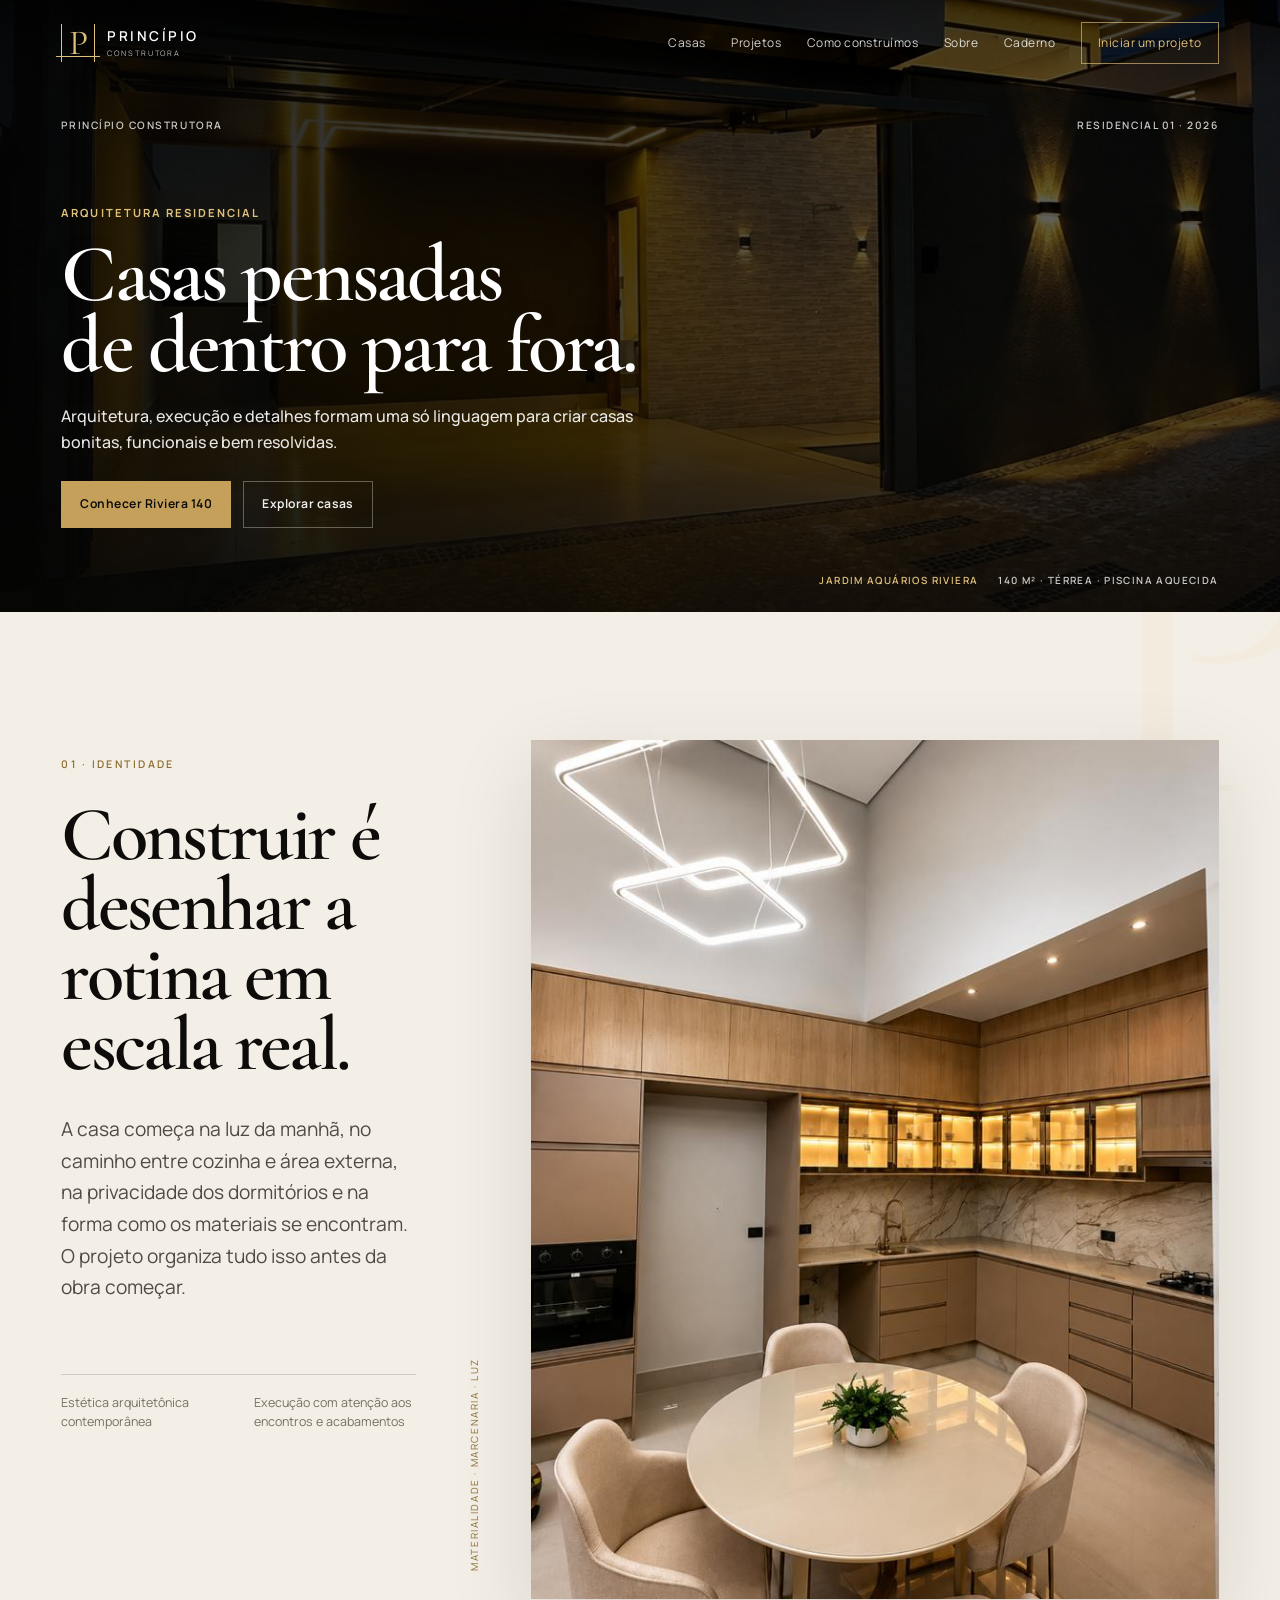
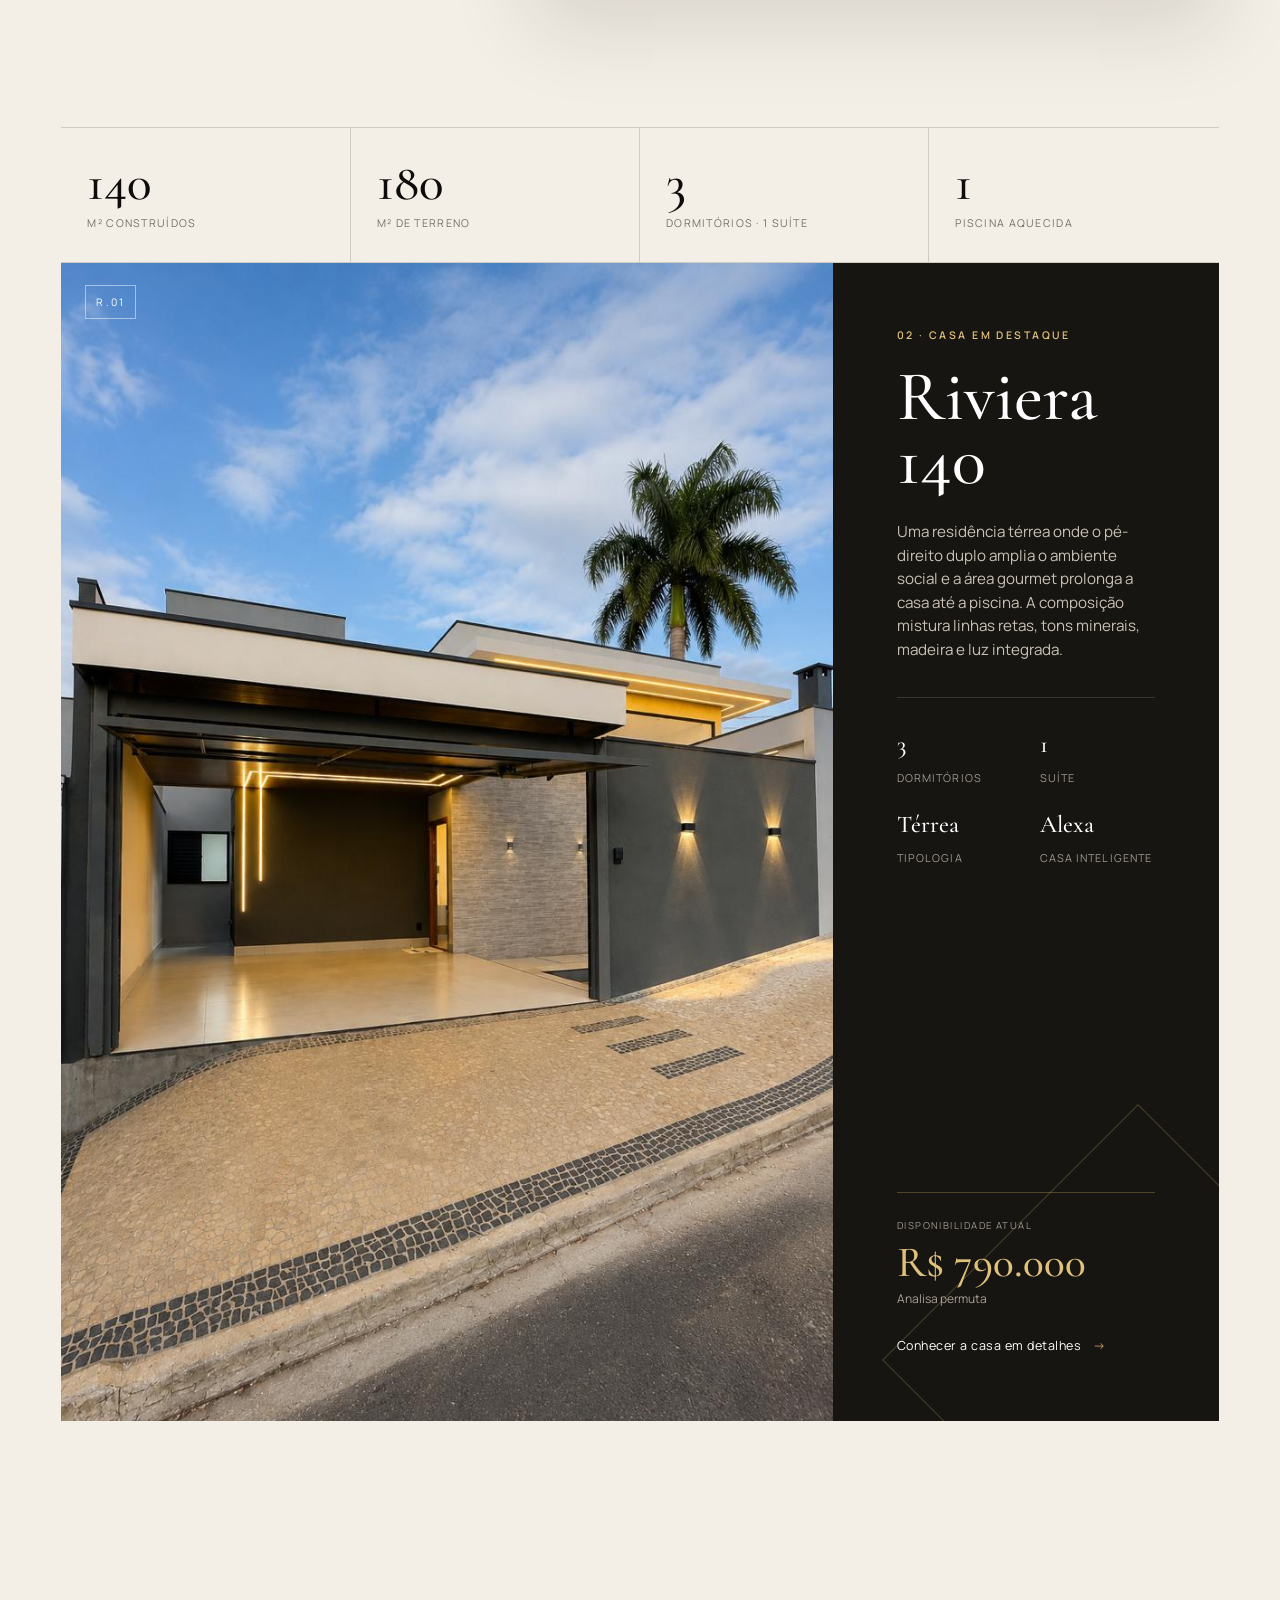
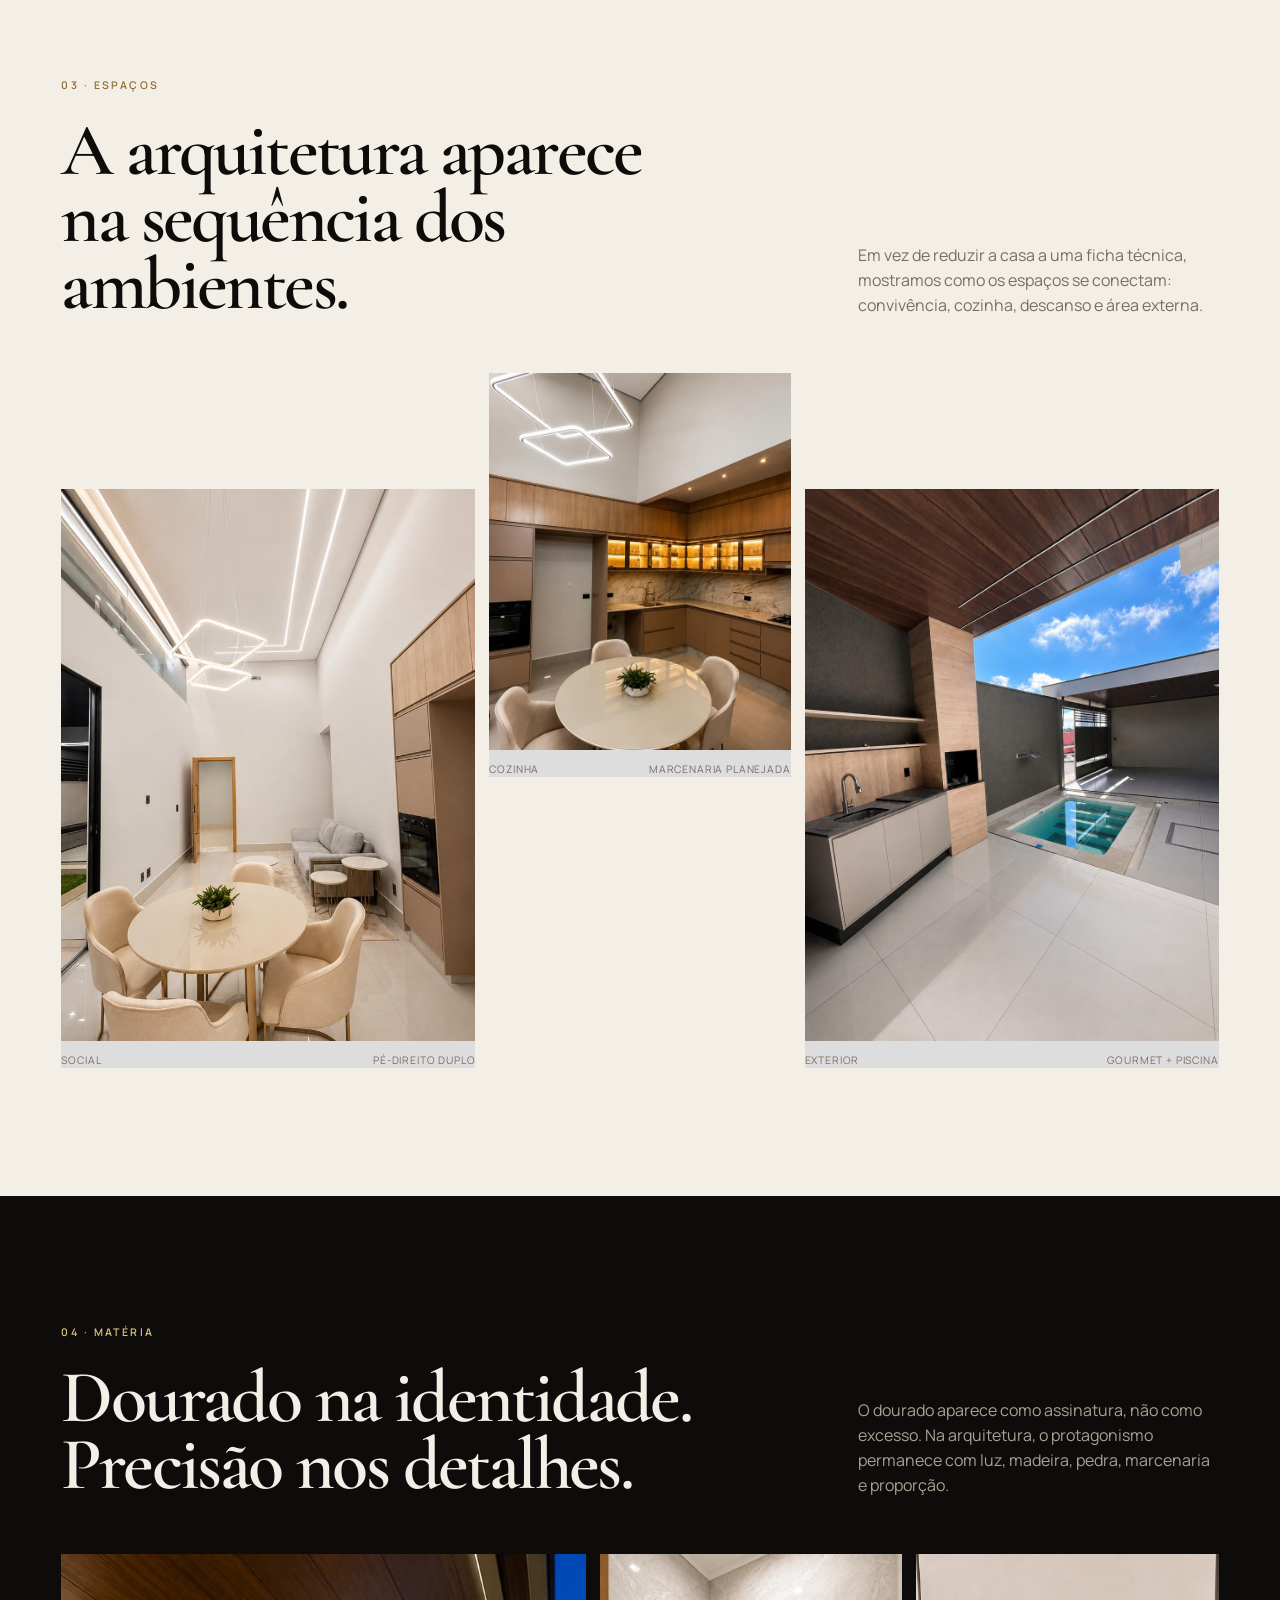
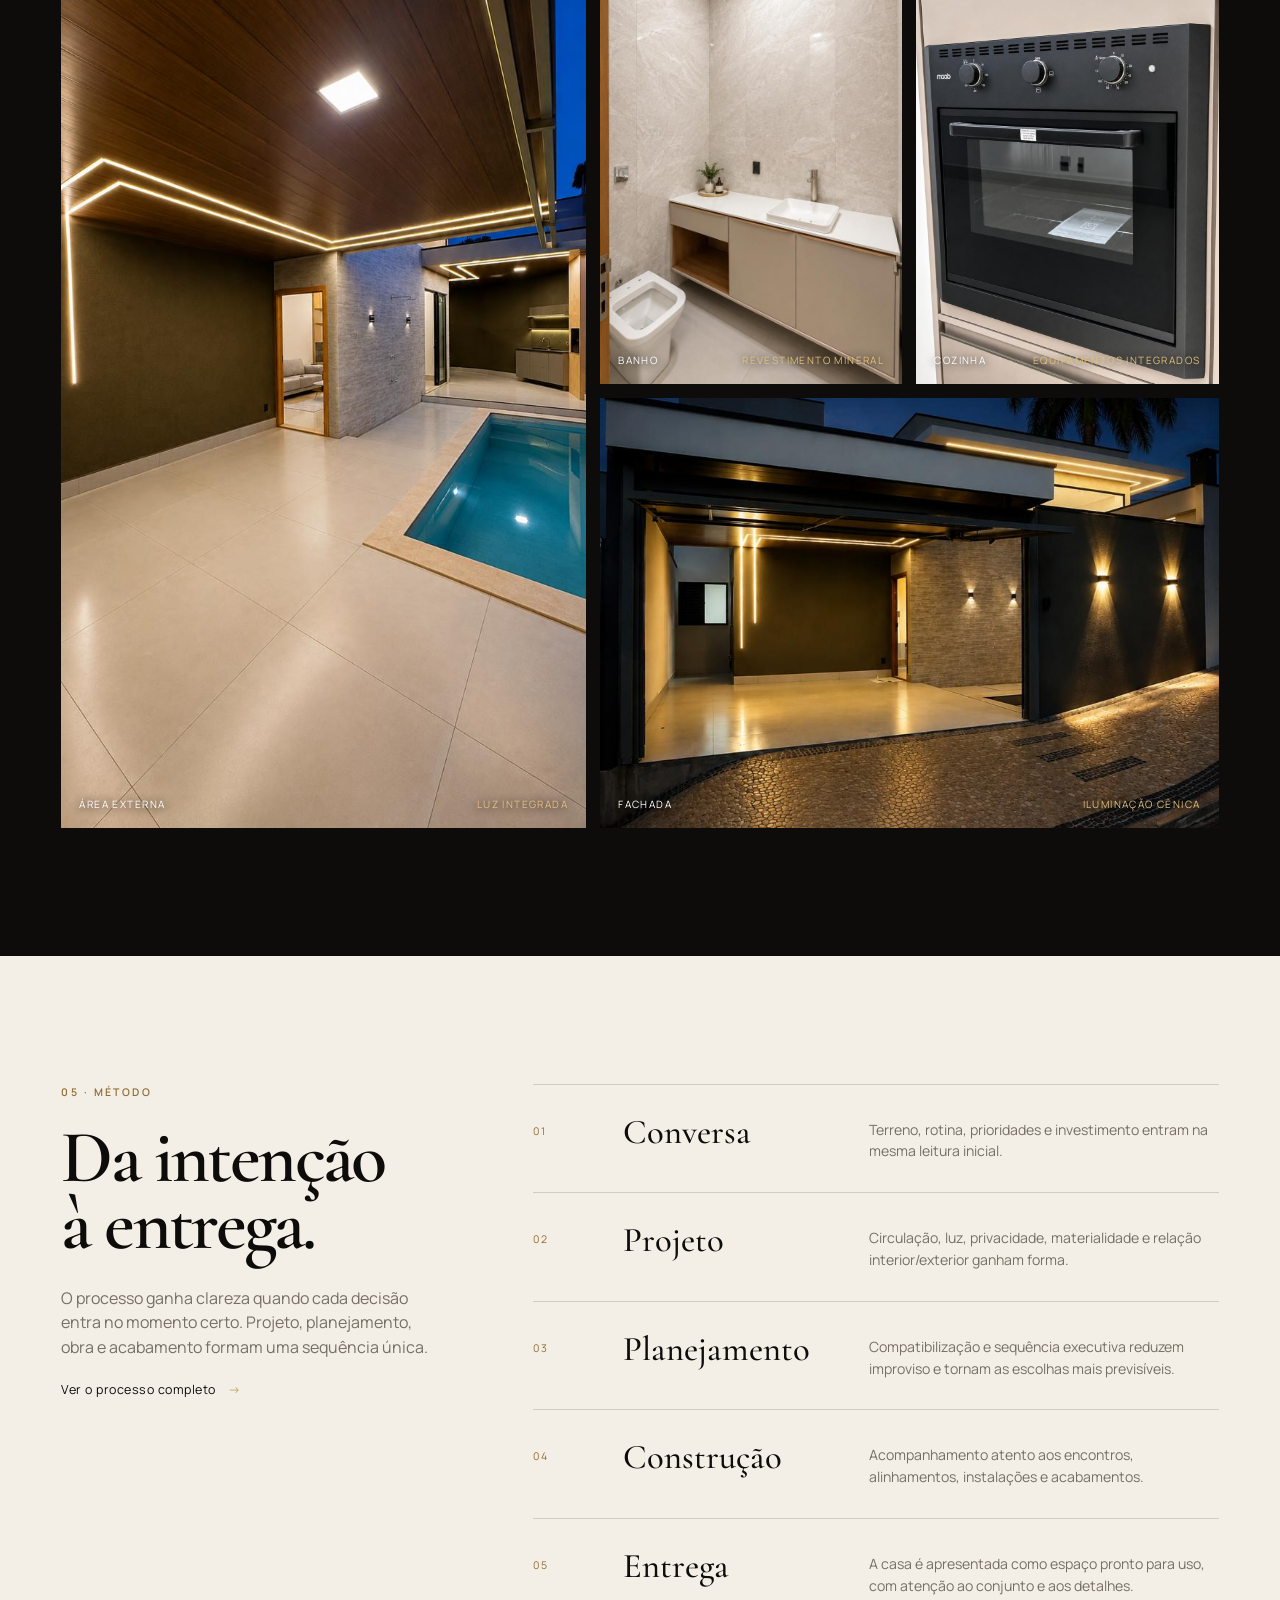
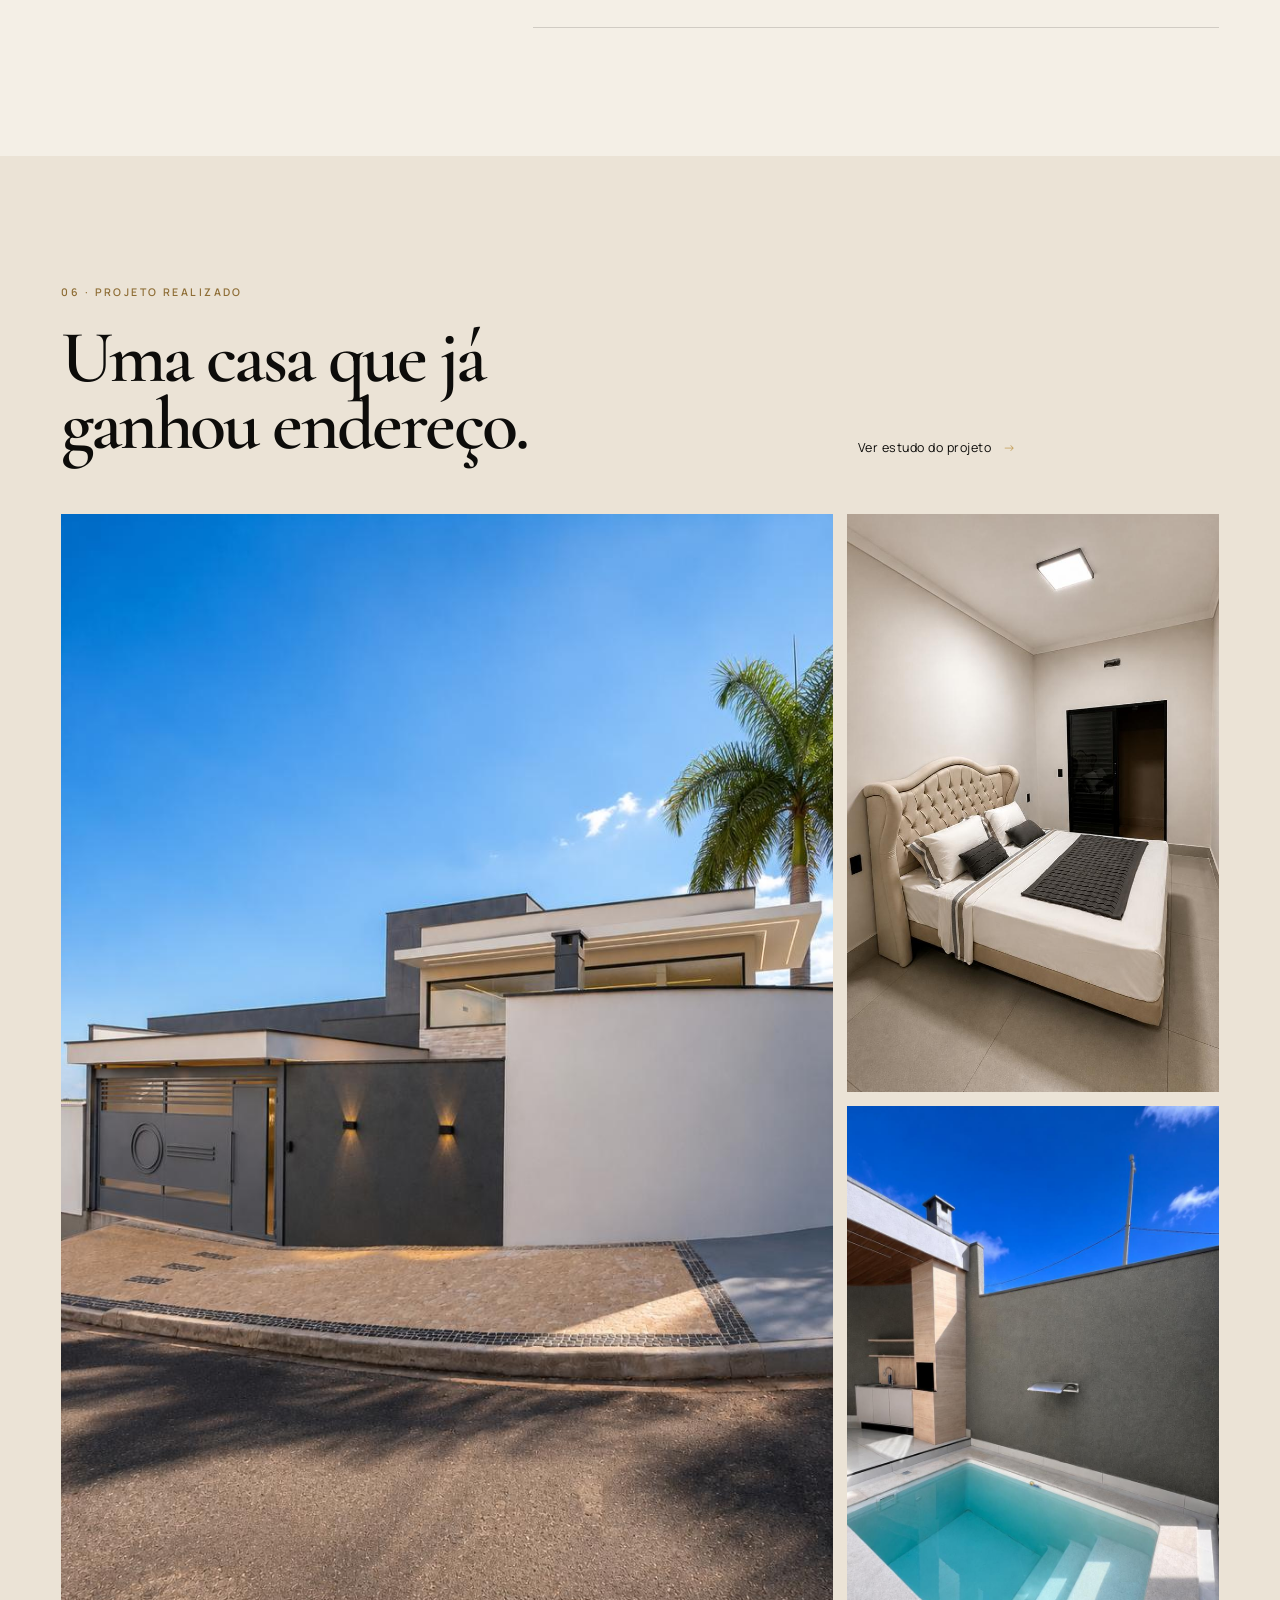
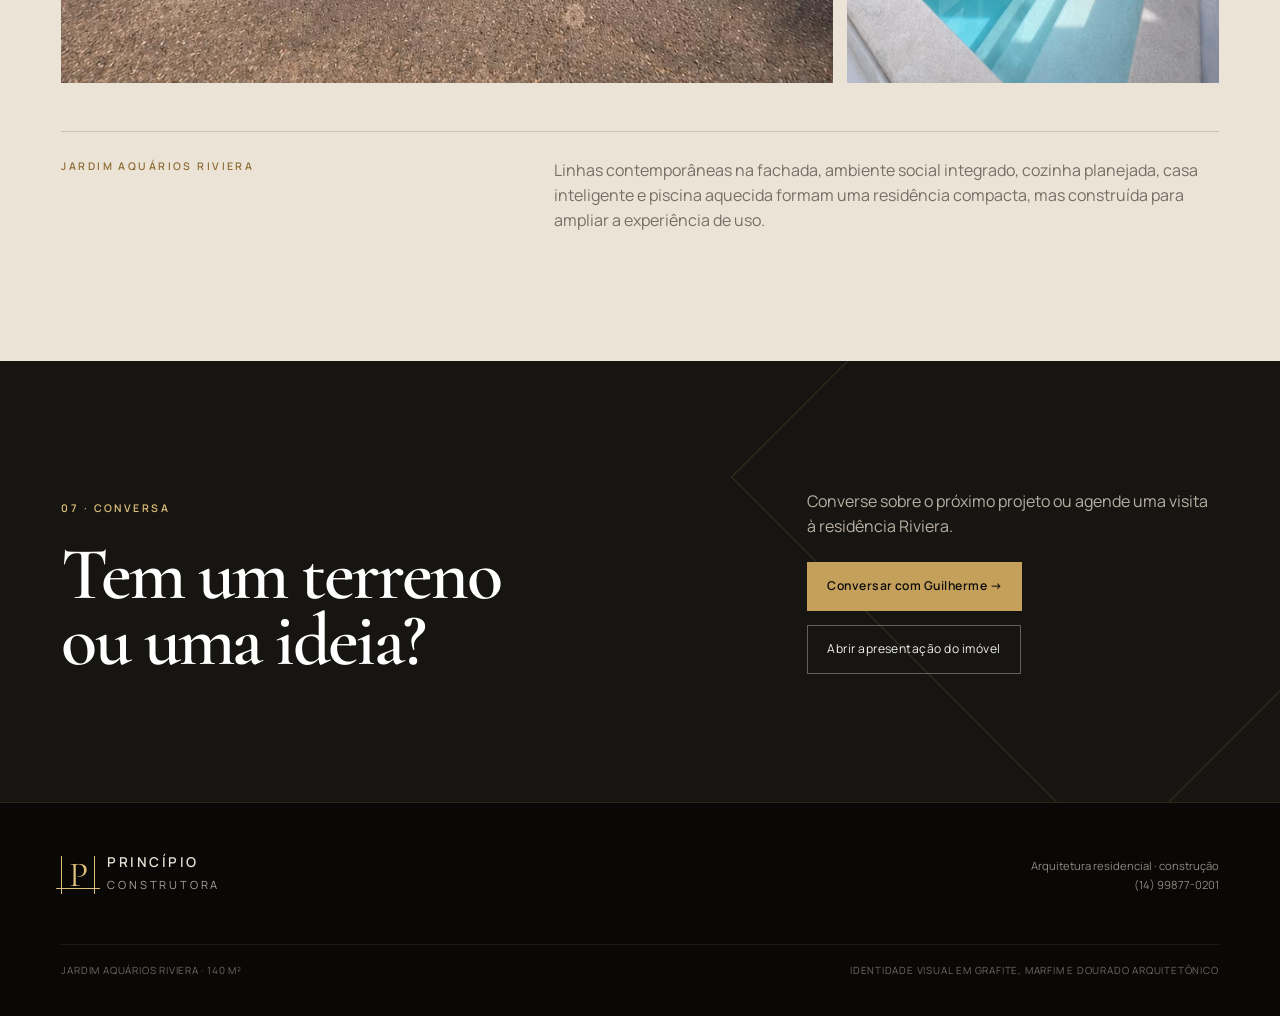
<file: index2.html>
<!doctype html><html lang="pt-BR"><head><meta charset="utf-8"><meta name="viewport" content="width=device-width,initial-scale=1"><meta name="description" content="Princípio Construtora — arquitetura residencial, construção e casas pensadas de dentro para fora."><title>Princípio Construtora — Arquitetura residencial</title><link rel="stylesheet" href="assets/styles.css"></head><body>
<header class="header"><div class="header-inner"><a class="brand" href="index.html" aria-label="Princípio Construtora"><span class="brand-monogram">P</span><span class="brand-copy">PRINCÍPIO<small>CONSTRUTORA</small></span></a><button class="menu-btn" aria-label="Abrir menu" aria-expanded="false">☰</button><nav class="nav"><a href="casas.html">Casas</a><a href="projetos.html">Projetos</a><a href="processo.html">Como construímos</a><a href="sobre.html">Sobre</a><a href="caderno.html">Caderno</a><a class="cta" href="#contato">Iniciar um projeto</a></nav></div></header>
<main>
<section class="hero hero-home"><div class="hero-stage"><figure class="hero-visual"><img src="assets/images/hero-riviera-landscape.jpg" alt="Fachada noturna da Residência Jardim Aquários Riviera"></figure><div class="hero-shade"></div><div class="hero-content"><div class="hero-topline"><span>Princípio Construtora</span><span>Residencial 01 · 2026</span></div><div class="hero-main"><p class="hero-label">Arquitetura residencial</p><h1 class="display">Casas pensadas<br>de dentro para fora.</h1><p class="hero-copy">Arquitetura, execução e detalhes formam uma só linguagem para criar casas bonitas, funcionais e bem resolvidas.</p><div class="hero-actions"><a class="btn gold-btn" href="casa-riviera.html">Conhecer Riviera 140</a><a class="btn dark-outline" href="casas.html">Explorar casas</a></div></div><div class="hero-index"><span>Jardim Aquários Riviera</span><span>140 m² · térrea · piscina aquecida</span></div></div></section>

<section class="signature"><div class="container signature-grid"><div class="signature-copy reveal"><div class="eyebrow">01 · Identidade</div><h2 class="quote" style="margin-top:28px">Construir é desenhar a rotina em escala real.</h2><p class="lead">A casa começa na luz da manhã, no caminho entre cozinha e área externa, na privacidade dos dormitórios e na forma como os materiais se encontram. O projeto organiza tudo isso antes da obra começar.</p><div class="signature-note"><span>Estética arquitetônica contemporânea</span><span>Execução com atenção aos encontros e acabamentos</span></div></div><figure class="signature-photo reveal"><img src="assets/images/img-11.jpg" alt="Cozinha com marcenaria e iluminação integrada"><figcaption>Materialidade · marcenaria · luz</figcaption></figure></div></section>

<div class="container fact-rail reveal"><div class="fact"><strong>140</strong><span>m² construídos</span></div><div class="fact"><strong>180</strong><span>m² de terreno</span></div><div class="fact"><strong>3</strong><span>dormitórios · 1 suíte</span></div><div class="fact"><strong>1</strong><span>piscina aquecida</span></div></div>

<section class="spotlight"><div class="container spotlight-grid reveal"><figure class="spotlight-media"><img src="assets/images/img-08.jpg" alt="Fachada da Riviera 140 durante o dia"></figure><div class="spotlight-panel"><div><div class="eyebrow light">02 · Casa em destaque</div><h2 class="spotlight-title">Riviera<br>140</h2><p class="spotlight-text">Uma residência térrea onde o pé-direito duplo amplia o ambiente social e a área gourmet prolonga a casa até a piscina. A composição mistura linhas retas, tons minerais, madeira e luz integrada.</p><div class="spotlight-specs"><div><b>3</b><span>dormitórios</span></div><div><b>1</b><span>suíte</span></div><div><b>Térrea</b><span>tipologia</span></div><div><b>Alexa</b><span>casa inteligente</span></div></div></div><div><div class="price-block"><small>Disponibilidade atual</small><strong>R$ 790.000</strong><span class="small" style="color:#aaa096">Analisa permuta</span></div><a class="arrow-link" style="margin-top:26px" href="casa-riviera.html">Conhecer a casa em detalhes</a></div></div></div></section>

<section><div class="container"><div class="section-head reveal"><div><div class="eyebrow">03 · Espaços</div><h2 class="h2" style="margin-top:24px">A arquitetura aparece<br>na sequência dos ambientes.</h2></div><p class="muted">Em vez de reduzir a casa a uma ficha técnica, mostramos como os espaços se conectam: convivência, cozinha, descanso e área externa.</p></div><div class="photo-sequence"><figure class="reveal"><img src="assets/images/img-09.jpg" alt="Sala de jantar e estar integradas"><figcaption><span>Social</span><span>Pé-direito duplo</span></figcaption></figure><figure class="reveal"><img src="assets/images/img-04.jpg" alt="Cozinha planejada"><figcaption><span>Cozinha</span><span>Marcenaria planejada</span></figcaption></figure><figure class="reveal"><img src="assets/images/img-15.jpg" alt="Área gourmet integrada à piscina"><figcaption><span>Exterior</span><span>Gourmet + piscina</span></figcaption></figure></div></div></section>

<section class="dark-section"><div class="container"><div class="section-head reveal"><div><div class="eyebrow light">04 · Matéria</div><h2 class="h2" style="margin-top:24px">Dourado na identidade.<br>Precisão nos detalhes.</h2></div><p class="muted">O dourado aparece como assinatura, não como excesso. Na arquitetura, o protagonismo permanece com luz, madeira, pedra, marcenaria e proporção.</p></div><div class="material-editorial"><figure class="reveal"><img src="assets/images/img-02.jpg" alt="Área externa e piscina à noite"><figcaption><span>Área externa</span><span>Luz integrada</span></figcaption></figure><figure class="reveal"><img src="assets/images/img-12.jpg" alt="Banheiro em tons minerais"><figcaption><span>Banho</span><span>Revestimento mineral</span></figcaption></figure><figure class="reveal"><img src="assets/images/img-16.jpg" alt="Forno embutido na cozinha"><figcaption><span>Cozinha</span><span>Equipamentos integrados</span></figcaption></figure><figure class="reveal"><img src="assets/images/img-07.jpg" alt="Fachada noturna iluminada"><figcaption><span>Fachada</span><span>Iluminação cênica</span></figcaption></figure></div></div></section>

<section><div class="container process-feature"><div class="process-side reveal"><div class="eyebrow">05 · Método</div><h2 class="h2" style="margin-top:24px">Da intenção<br>à entrega.</h2><p>O processo ganha clareza quando cada decisão entra no momento certo. Projeto, planejamento, obra e acabamento formam uma sequência única.</p><a class="arrow-link" href="processo.html">Ver o processo completo</a></div><div class="process-list"><div class="process-row reveal"><div class="n">01</div><h3>Conversa</h3><p>Terreno, rotina, prioridades e investimento entram na mesma leitura inicial.</p></div><div class="process-row reveal"><div class="n">02</div><h3>Projeto</h3><p>Circulação, luz, privacidade, materialidade e relação interior/exterior ganham forma.</p></div><div class="process-row reveal"><div class="n">03</div><h3>Planejamento</h3><p>Compatibilização e sequência executiva reduzem improviso e tornam as escolhas mais previsíveis.</p></div><div class="process-row reveal"><div class="n">04</div><h3>Construção</h3><p>Acompanhamento atento aos encontros, alinhamentos, instalações e acabamentos.</p></div><div class="process-row reveal"><div class="n">05</div><h3>Entrega</h3><p>A casa é apresentada como espaço pronto para uso, com atenção ao conjunto e aos detalhes.</p></div></div></div></section>

<section class="case-study"><div class="container"><div class="section-head reveal"><div><div class="eyebrow">06 · Projeto realizado</div><h2 class="h2" style="margin-top:24px">Uma casa que já<br>ganhou endereço.</h2></div><a class="arrow-link" href="projetos.html">Ver estudo do projeto</a></div><div class="case-grid"><figure class="case-main reveal"><img src="assets/images/img-05.jpg" alt="Fachada diurna da residência"></figure><div class="case-side"><figure class="reveal"><img src="assets/images/img-01.jpg" alt="Suíte da residência"></figure><figure class="reveal"><img src="assets/images/img-18.jpg" alt="Piscina da residência"></figure></div></div><div class="case-copy reveal"><div><div class="eyebrow">Jardim Aquários Riviera</div></div><p>Linhas contemporâneas na fachada, ambiente social integrado, cozinha planejada, casa inteligente e piscina aquecida formam uma residência compacta, mas construída para ampliar a experiência de uso.</p></div></div></section>

<section class="contact" id="contato"><div class="container contact-box reveal"><div><div class="eyebrow light">07 · Conversa</div><h2 class="h2" style="margin-top:24px">Tem um terreno<br>ou uma ideia?</h2></div><div class="contact-actions"><p>Converse sobre o próximo projeto ou agende uma visita à residência Riviera.</p><a class="btn gold-btn" href="https://wa.me/5514998770201" target="_blank" rel="noopener">Conversar com Guilherme →</a><a class="btn dark-outline" href="assets/docs/residencia-jardim-aquarios-riviera.pdf" target="_blank">Abrir apresentação do imóvel</a></div></div></section>
</main>
<footer class="footer"><div class="container footer-grid"><a class="brand" href="index.html"><span class="brand-monogram">P</span><span class="brand-copy">PRINCÍPIO<small>CONSTRUTORA</small></span></a><small>Arquitetura residencial · construção<br>(14) 99877-0201</small><div class="footer-line"><span>Jardim Aquários Riviera · 140 m²</span><span>Identidade visual em grafite, marfim e dourado arquitetônico</span></div></div></footer><script src="assets/app.js"></script></body></html>
</file>
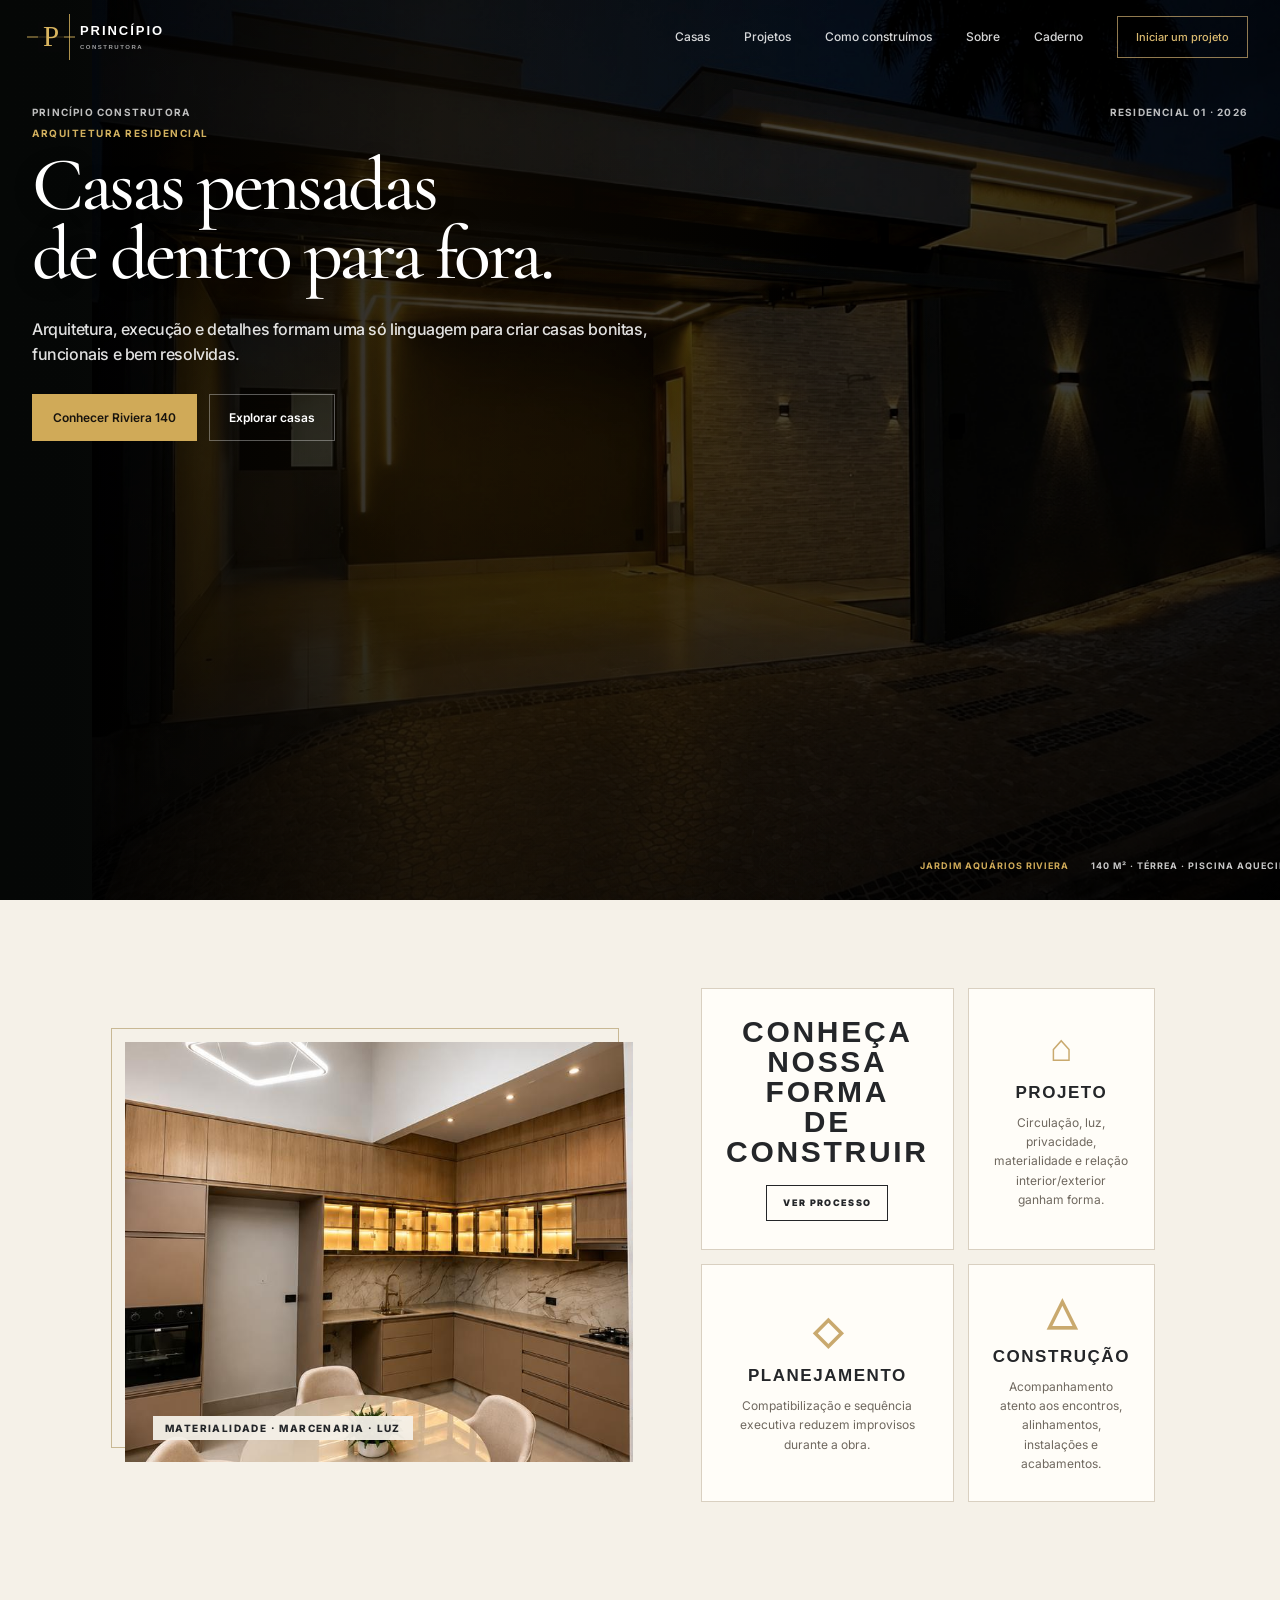
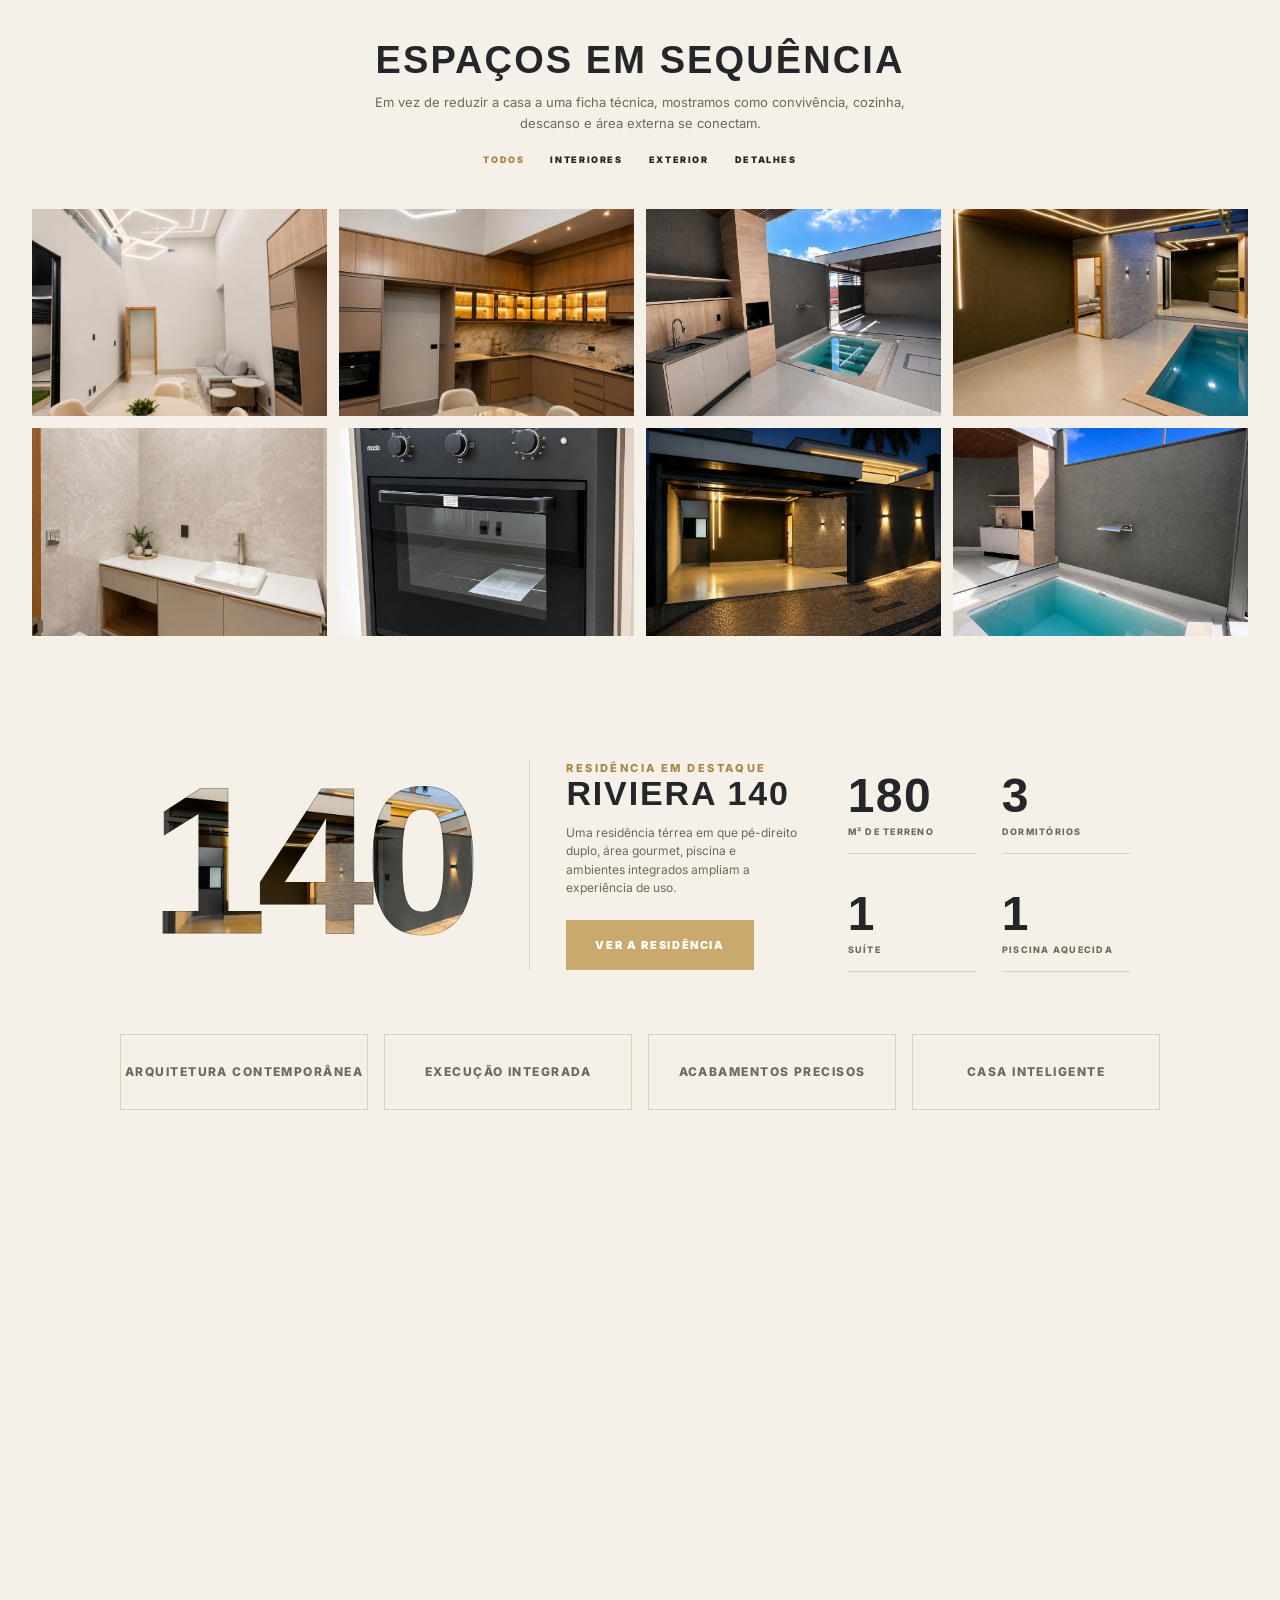
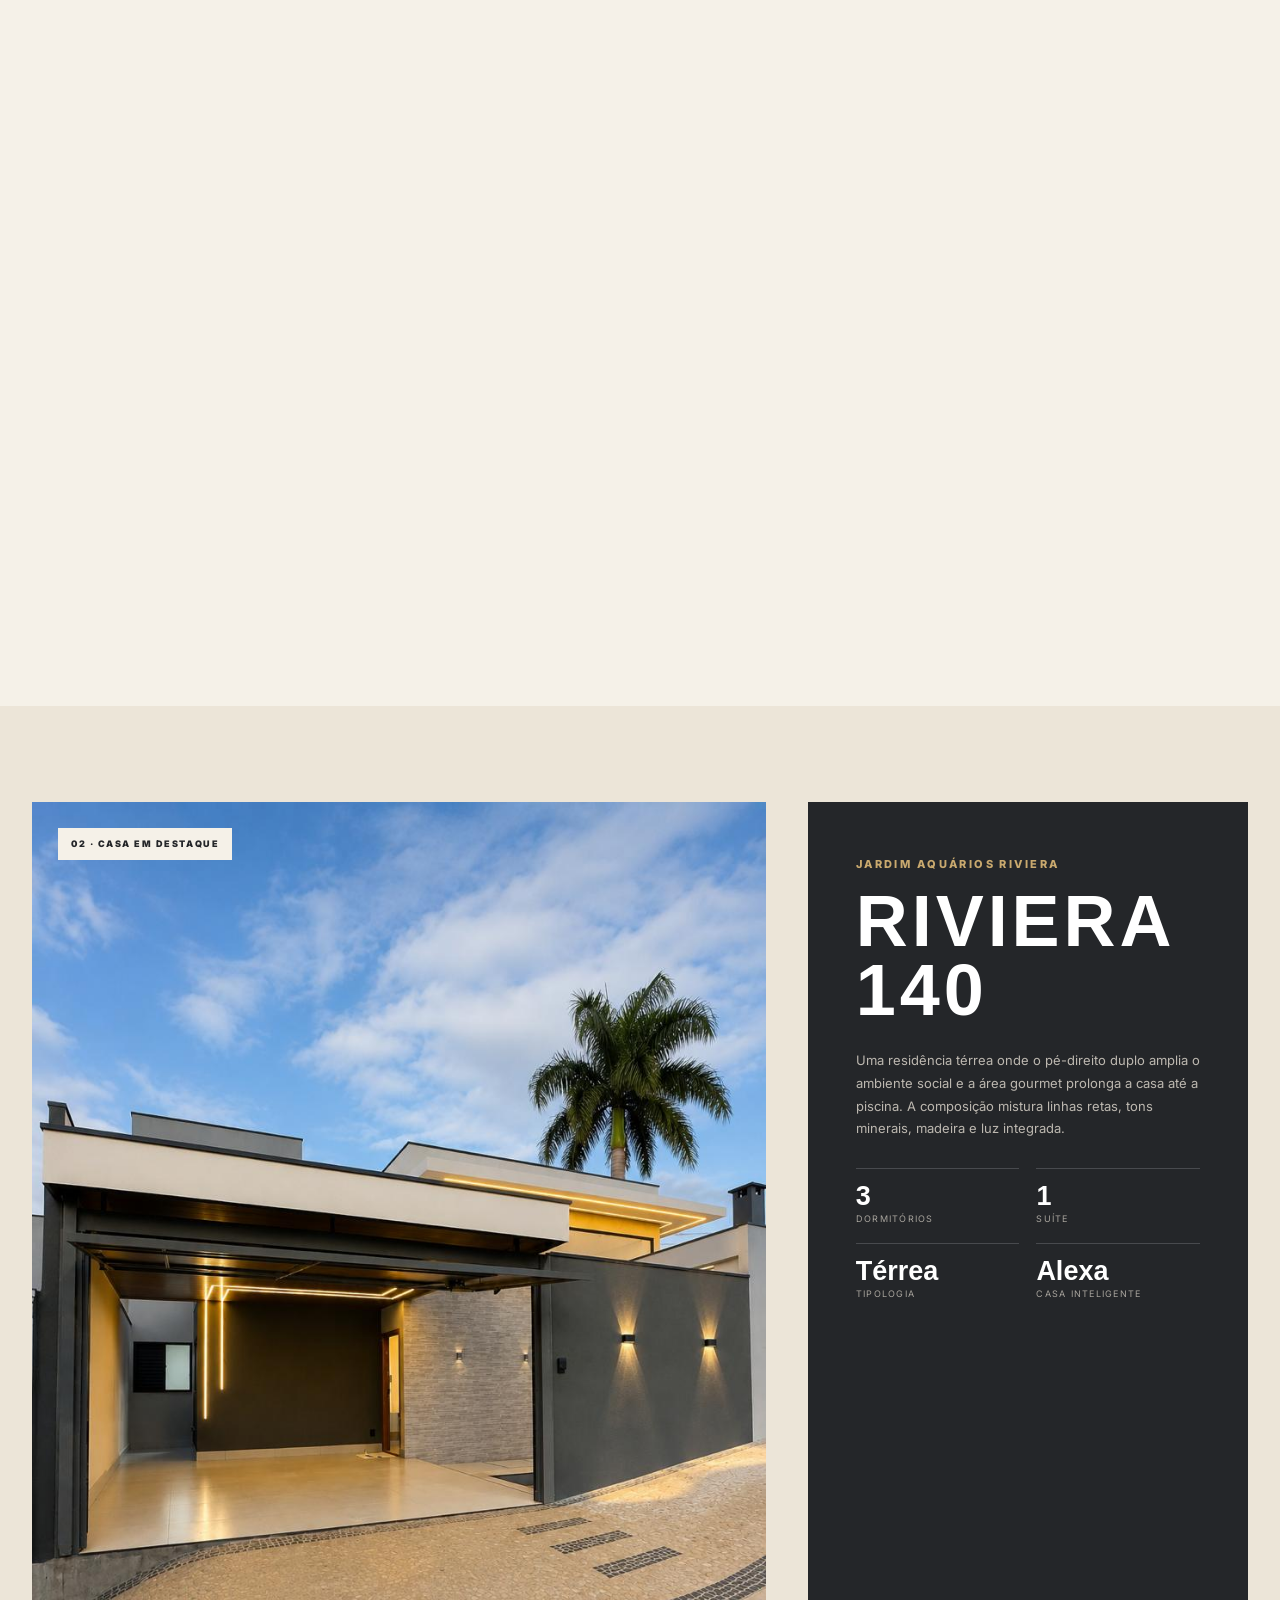
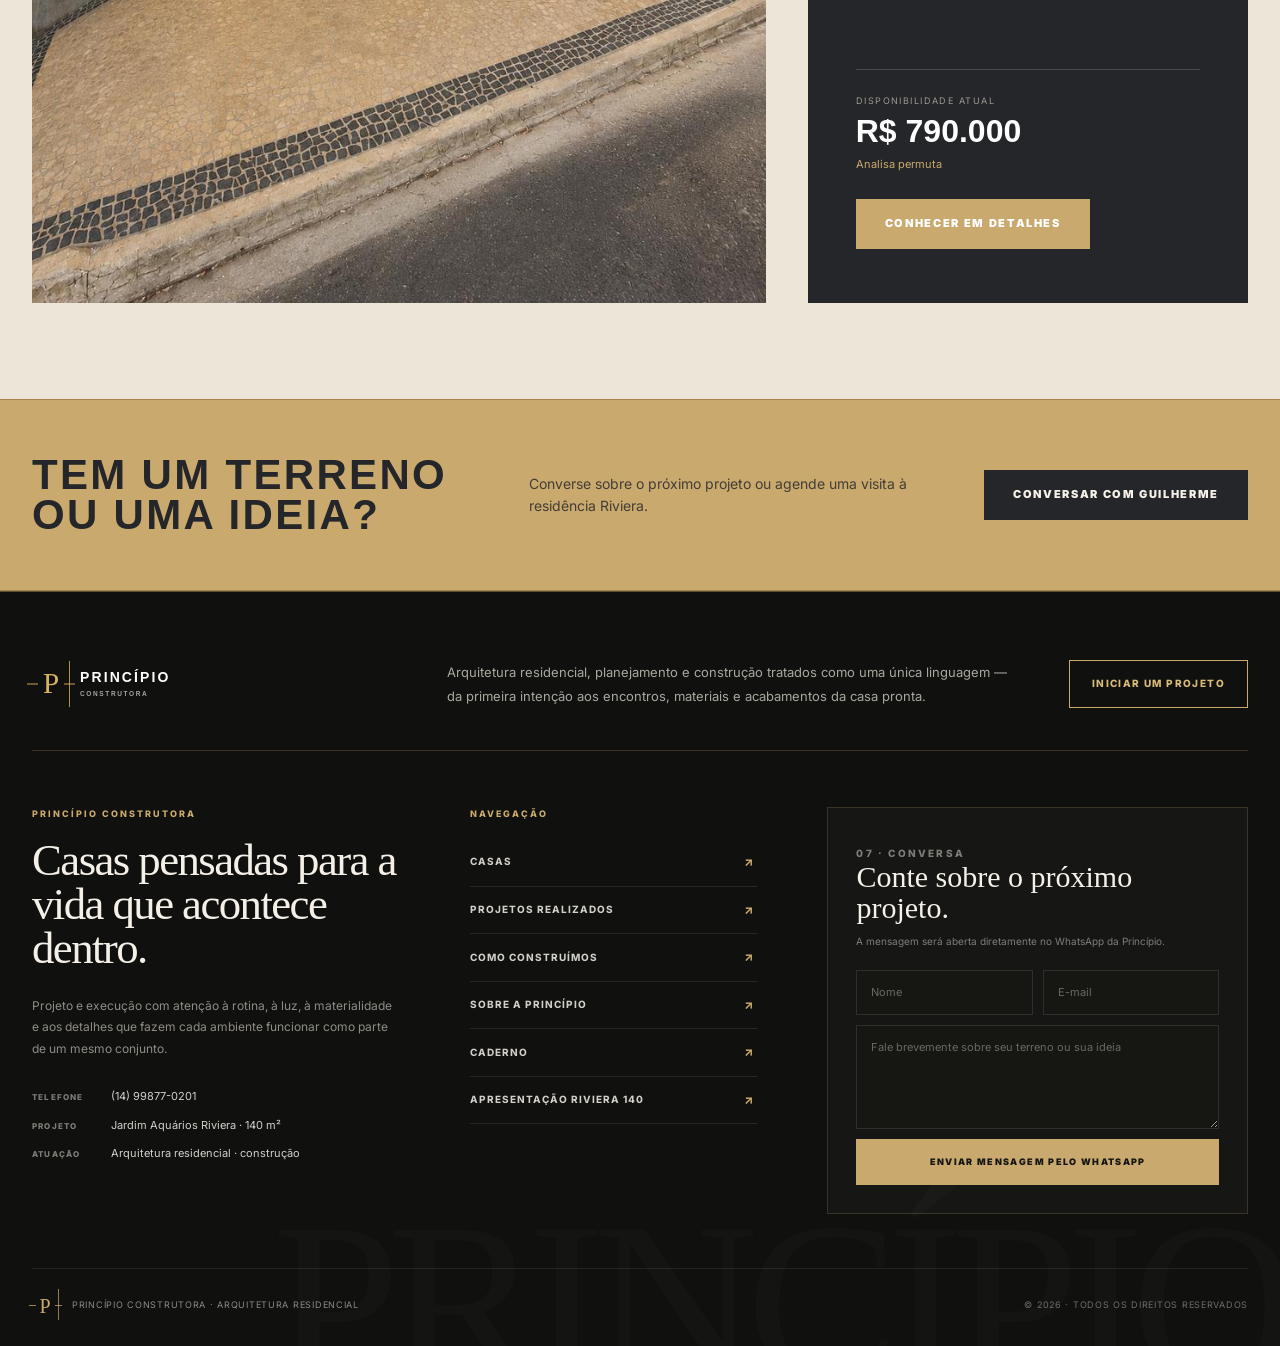
<file: index3.html>
<!doctype html>
<html lang="pt-BR">
<head>
  <meta charset="utf-8">
  <meta name="viewport" content="width=device-width, initial-scale=1">
  <meta name="description" content="Princípio Construtora — arquitetura residencial, construção e casas pensadas de dentro para fora.">
  <meta name="theme-color" content="#25272a">
  <title>Princípio Construtora — Arquitetura residencial</title>

  <link rel="preconnect" href="https://fonts.googleapis.com">
  <link rel="preconnect" href="https://fonts.gstatic.com" crossorigin>
  <link href="https://fonts.googleapis.com/css2?family=Cormorant+Garamond:wght@500;600&family=Inter:wght@400;500;600;700&display=swap" rel="stylesheet">

  <style>
    :root{
      --ink:#242629;
      --ink-2:#303236;
      --paper:#f5f1e8;
      --soft:#ece5d8;
      --line:#d9d0c1;
      --muted:#6f685f;
      --gold:#c9a96e;
      --gold-dark:#a98549;
      --green:#c9a96e;
      --accent:#a98549;
      --shadow:0 22px 60px rgba(28,30,33,.10);
      --max:1450px;
      --condensed:"Arial Narrow","HelveticaNeue-CondensedBold","Roboto Condensed",Impact,sans-serif;
      --sans:Inter,ui-sans-serif,-apple-system,BlinkMacSystemFont,"Segoe UI",Roboto,Arial,sans-serif;
    }

    *{box-sizing:border-box}
    html{scroll-behavior:smooth}
    body{margin:0;background:var(--paper);color:var(--ink);font-family:var(--sans);line-height:1.55}
    body.menu-open{overflow:hidden}
    a{color:inherit;text-decoration:none}
    img{display:block;width:100%;height:100%;object-fit:cover}
    figure{margin:0}
    button,input,textarea{font:inherit}

    .container{width:min(calc(100% - 64px),var(--max));margin-inline:auto}
    .section{padding:100px 0}
    .kicker,.eyebrow{font-size:11px;font-weight:800;letter-spacing:.22em;text-transform:uppercase;color:var(--gold-dark)}
    .title-condensed{margin:0;font-family:var(--condensed);font-weight:800;text-transform:uppercase;letter-spacing:.055em;line-height:.96}
    .section-title{font-size:clamp(38px,5vw,72px)}
    .body-copy{color:var(--muted);font-size:15px;line-height:1.8}
    .btn{display:inline-flex;align-items:center;justify-content:center;min-height:50px;padding:0 28px;border:1px solid currentColor;font-size:11px;font-weight:900;letter-spacing:.15em;text-transform:uppercase;transition:.25s ease;cursor:pointer}
    .btn-gold{background:var(--gold);border-color:var(--gold);color:#fff}
    .btn-gold:hover{background:var(--gold-dark);border-color:var(--gold-dark)}
    .btn-dark{background:var(--ink);border-color:var(--ink);color:#fff}
    .btn-dark:hover{background:#0f1011;border-color:#0f1011}
    .btn-outline{background:transparent;color:var(--ink)}
    .btn-outline:hover{background:var(--ink);color:#fff}

    /* Faixa superior: estrutura da referência, identidade cromática Princípio */
    .promo-bar{background:var(--ink);color:#f5f1e8;border-bottom:1px solid rgba(201,169,110,.45)}
    .promo-inner{min-height:52px;display:flex;align-items:center;justify-content:center;gap:24px;padding:8px 24px;text-align:center}
    .promo-inner strong{font-size:19px;letter-spacing:.04em}
    .promo-inner span{font-size:14px;opacity:.95}
    .promo-action{padding:11px 20px;background:var(--gold);color:var(--ink);font-weight:900;font-size:11px;letter-spacing:.08em;text-transform:uppercase;border-radius:2px}

    /* Header no mesmo grafite da faixa superior */
    .header{position:sticky;top:0;z-index:50;background:rgba(36,38,41,.98);backdrop-filter:blur(10px);border-bottom:1px solid rgba(201,169,110,.42);color:var(--paper)}
    .header-inner{width:min(calc(100% - 64px),var(--max));min-height:96px;margin:auto;display:flex;align-items:center;justify-content:space-between;gap:30px}
    .brand{display:flex;align-items:center;gap:13px;flex:none}
    .header .brand{background:var(--paper);padding:6px 10px;border-radius:1px}
    .brand-logo{display:block;width:181px;height:auto;object-fit:contain}
    .brand-mark{width:46px;height:40px;position:relative;display:grid;place-items:center}
    .brand-mark::before,.brand-mark::after{content:"";position:absolute;width:30px;height:12px;border:7px solid var(--gold);transform:skewX(-28deg)}
    .brand-mark::before{top:2px;left:4px;border-right:0}
    .brand-mark::after{bottom:2px;right:4px;border-left:0;border-color:var(--ink)}
    .brand-copy{font-weight:950;letter-spacing:-.045em;font-size:22px;line-height:.8}
    .brand-copy small{display:block;margin-top:8px;font-size:9px;letter-spacing:.32em;font-weight:800;color:var(--gold-dark)}
    .nav{display:flex;align-items:center;gap:30px;font-size:13px;font-weight:650;color:var(--paper)}
    .nav a{position:relative;padding:39px 0 35px;color:var(--paper)}
    .nav a:not(.nav-cta)::after{content:"";position:absolute;left:0;right:100%;bottom:27px;height:2px;background:var(--gold);transition:.25s}
    .nav a:hover::after,.nav a.active::after{right:0}
    .nav-cta{padding:13px 18px!important;border:1px solid var(--gold);color:var(--paper)!important}
    .nav-cta:hover{background:var(--gold);border-color:var(--gold);color:var(--ink)!important}
    .menu-btn{display:none;width:46px;height:46px;border:0;background:transparent;color:var(--paper);font-size:25px;cursor:pointer}

    /* Hero com enquadramento e índice lateral do modelo */
    .hero-shell{position:relative;width:calc(100% - 40px);max-width:1680px;margin:0 auto;padding-right:64px}
    .hero{position:relative;min-height:760px;height:calc(100vh - 126px);max-height:880px;overflow:hidden;background:var(--ink)}
    .hero-media{position:absolute;inset:0}
    .hero-media::after{content:"";position:absolute;inset:0;background:linear-gradient(90deg,rgba(12,14,15,.42),rgba(12,14,15,.18) 50%,rgba(12,14,15,.35)),linear-gradient(0deg,rgba(12,14,15,.35),transparent 62%)}
    .hero-content{position:absolute;inset:0;z-index:2;display:grid;place-items:center;text-align:center;color:#fff;padding:60px 8vw}
    .hero-content-inner{max-width:900px}
    .hero-label{margin:0 0 22px;font-size:11px;font-weight:900;letter-spacing:.28em;text-transform:uppercase;color:#fff}
    .hero h1{font-size:clamp(48px,6.5vw,94px);text-shadow:0 4px 20px rgba(0,0,0,.24)}
    .hero-copy{max-width:720px;margin:22px auto 0;font-size:15px;line-height:1.7;font-weight:520;color:rgba(255,255,255,.92)}
    .hero-actions{margin-top:30px;display:flex;gap:12px;justify-content:center;flex-wrap:wrap}
    .hero .btn-outline{border-color:rgba(255,255,255,.75);color:#fff}
    .hero .btn-outline:hover{background:#fff;color:var(--ink)}
    .hero-meta{position:absolute;left:28px;right:28px;bottom:24px;z-index:3;display:flex;justify-content:space-between;gap:20px;color:#fff;font-size:10px;font-weight:800;letter-spacing:.15em;text-transform:uppercase}
    .hero-rail{position:absolute;right:0;top:0;width:60px;height:100%;display:flex;flex-direction:column;align-items:center;justify-content:center;color:#92908c;border-left:1px solid var(--line)}
    .hero-counter{writing-mode:vertical-rl;transform:rotate(180deg);font-size:14px;letter-spacing:.08em}
    .hero-counter strong{color:var(--accent)}
    .rail-lines{position:absolute;bottom:28%;display:grid;gap:12px}
    .rail-lines i{display:block;width:24px;height:2px;background:#25272a}
    .rail-lines i:last-child{background:var(--gold)}

    /* Serviços / identidade: foto + cartões 2x2 como no PDF */
    .services{padding:88px 0 70px}
    .services-grid{display:grid;grid-template-columns:minmax(380px,1.15fr) minmax(420px,1fr);gap:54px;align-items:center;max-width:1030px;margin:auto}
    .feature-frame{position:relative;height:420px;margin:14px 14px 0 0;background:#eee8dc}
    .feature-frame::before{content:"";position:absolute;inset:-14px 14px 14px -14px;border:1px solid #c8b894;z-index:-1}
    .feature-frame figcaption{position:absolute;left:28px;bottom:22px;background:rgba(245,241,232,.95);padding:6px 12px;font:800 10px var(--sans);letter-spacing:.14em;text-transform:uppercase}
    .service-cards{display:grid;grid-template-columns:repeat(2,1fr);gap:14px}
    .service-card{min-height:196px;border:1px solid var(--line);display:flex;flex-direction:column;align-items:center;justify-content:center;text-align:center;padding:28px 24px;background:#fffdf8;transition:.25s}
    .service-card:hover{transform:translateY(-4px);box-shadow:var(--shadow)}
    .service-card .icon{font-family:var(--condensed);font-size:38px;color:var(--green);font-weight:900;line-height:1;margin-bottom:16px}
    .service-card h3{margin:0;font:900 17px var(--condensed);letter-spacing:.09em;text-transform:uppercase}
    .service-card p{margin:10px 0 0;color:var(--muted);font-size:12px;line-height:1.6}
    .service-card.action h3{font-size:30px;line-height:1}
    .service-card.action .btn{margin-top:18px;min-height:36px;padding:0 16px;font-size:9px}

    /* Galeria de projetos */
    .projects{padding:70px 0 96px}
    .center-head{text-align:center;max-width:720px;margin:0 auto 42px}
    .center-head h2{font-size:38px;margin:0}
    .center-head p{max-width:570px;margin:14px auto 0;color:var(--muted);font-size:13px}
    .filter-row{display:flex;justify-content:center;gap:26px;margin-top:20px;font-size:9px;font-weight:900;letter-spacing:.18em;text-transform:uppercase}
    .filter-row span:first-child{color:var(--gold-dark)}
    .project-grid{display:grid;grid-template-columns:repeat(4,1fr);gap:12px}
    .project-card{position:relative;aspect-ratio:1.42;overflow:hidden;background:#e8e1d4}
    .project-card img{transition:transform .5s ease,filter .35s ease}
    .project-card:hover img{transform:scale(1.045)}
    .project-overlay{position:absolute;inset:auto 0 0 0;padding:48px 18px 17px;background:linear-gradient(transparent,rgba(14,15,17,.76));color:#fff;transform:translateY(12px);opacity:0;transition:.25s}
    .project-card:hover .project-overlay{transform:none;opacity:1}
    .project-overlay b{display:block;font:900 18px var(--condensed);letter-spacing:.06em;text-transform:uppercase}
    .project-overlay span{font-size:11px;color:rgba(255,255,255,.78)}

    /* Destaque Riviera em formato número + estatísticas */
    .numbers{padding:26px 0 100px}
    .numbers-inner{display:grid;grid-template-columns:1.1fr .95fr 1fr;gap:50px;align-items:center;max-width:980px;margin:auto}
    .big-number{font-family:var(--condensed);font-size:210px;line-height:.84;font-weight:900;letter-spacing:-.045em;color:transparent;background:url('assets/images/img-08.jpg') center 48%/cover no-repeat;-webkit-background-clip:text;background-clip:text;-webkit-text-stroke:1px rgba(36,38,41,.28);display:inline-block;width:max-content;padding:.04em .035em .08em 0;overflow:visible}
    .big-number::after{content:none}
    .numbers-copy{border-left:1px solid var(--line);padding-left:36px}
    .numbers-copy h2{font-size:34px;margin:0 0 14px}
    .numbers-copy p{font-size:12px;color:var(--muted);margin:0 0 22px}
    .stats-grid{display:grid;grid-template-columns:repeat(2,1fr);gap:22px 26px}
    .stat{padding:14px 0;border-bottom:1px solid var(--line)}
    .stat strong{display:block;font:900 48px/1 var(--condensed);letter-spacing:.03em}
    .stat span{display:block;margin-top:5px;font-size:9px;font-weight:800;letter-spacing:.14em;text-transform:uppercase;color:var(--muted)}
    .value-strip{display:grid;grid-template-columns:repeat(4,1fr);gap:16px;max-width:1040px;margin:62px auto 0}
    .value-strip div{height:76px;border:1px solid var(--line);display:grid;place-items:center;text-align:center;font:800 12px var(--sans);letter-spacing:.12em;text-transform:uppercase;color:#6f685f}

    /* Processo em cartões horizontais */
    .mission{padding:68px 0 94px}
    .mission h2{text-align:center;font-size:34px;margin:0 0 34px}
    .mission-grid{display:grid;grid-template-columns:repeat(5,1fr);gap:10px}
    .mission-card{position:relative;aspect-ratio:.94;overflow:hidden;background:#2f3134}
    .mission-card img{filter:grayscale(1);opacity:.8;transition:.35s}
    .mission-card:hover img{filter:grayscale(.2);opacity:.95;transform:scale(1.035)}
    .mission-card::after{content:"";position:absolute;inset:35% 0 0;background:linear-gradient(transparent,rgba(14,15,17,.88))}
    .mission-card figcaption{position:absolute;z-index:2;left:15px;right:15px;bottom:14px;color:#fff}
    .mission-card figcaption b{display:block;font:900 15px var(--condensed);letter-spacing:.08em;text-transform:uppercase}
    .mission-card figcaption span{font-size:10px;color:var(--gold);font-weight:800;text-transform:uppercase;letter-spacing:.12em}

    /* Processo detalhado: duas colunas como “you dream — we embody” */
    .process{padding:72px 0 104px}
    .process-grid{display:grid;grid-template-columns:1fr 1.1fr;gap:70px;align-items:center;max-width:1030px;margin:auto}
    .process-copy h2{font-size:42px;margin:0 0 18px}
    .step-tabs{display:flex;gap:26px;border-bottom:1px solid var(--line);margin:26px 0 20px}
    .step-tabs button{border:0;background:none;padding:0 0 12px;color:#9d9589;font-size:11px;font-weight:900;letter-spacing:.12em;cursor:pointer;position:relative}
    .step-tabs button.active{color:var(--gold-dark)}
    .step-tabs button.active::after{content:"";position:absolute;left:0;right:0;bottom:-1px;height:2px;background:var(--gold)}
    .step-content{min-height:155px}
    .step-panel{display:none}
    .step-panel.active{display:block}
    .step-panel h3{font:900 15px var(--condensed);letter-spacing:.08em;text-transform:uppercase;margin:0 0 8px}
    .step-panel p{margin:0;color:var(--muted);font-size:13px;line-height:1.75}
    .process-actions{display:flex;gap:10px;flex-wrap:wrap;margin-top:22px}
    .process-image{height:420px;position:relative;background:#e9e2d6}
    .process-image::before{content:"";position:absolute;inset:-16px 16px 16px -16px;border:1px solid #c8b894;z-index:-1}

    /* Casa em destaque */
    .spotlight{padding:96px 0;background:var(--soft)}
    .spotlight-grid{display:grid;grid-template-columns:1.25fr .75fr;gap:42px;align-items:stretch}
    .spotlight-image{min-height:560px;position:relative}
    .spotlight-image .badge{position:absolute;left:26px;top:26px;background:#f5f1e8;padding:9px 13px;font-size:9px;font-weight:900;letter-spacing:.17em;text-transform:uppercase}
    .spotlight-panel{background:var(--ink);color:#fff;padding:54px 48px;display:flex;flex-direction:column;justify-content:space-between}
    .spotlight-panel h2{font-size:72px;margin:14px 0 24px}
    .spotlight-panel p{color:#bdb8b0;font-size:13px;line-height:1.75}
    .specs{display:grid;grid-template-columns:1fr 1fr;gap:17px;margin:28px 0}
    .specs div{border-top:1px solid #484a4e;padding-top:12px}
    .specs b{display:block;font:900 27px var(--condensed)}
    .specs span{display:block;color:#a8a49d;font-size:9px;text-transform:uppercase;letter-spacing:.14em}
    .price{border-top:1px solid #484a4e;padding-top:24px;margin-top:20px}
    .price small{display:block;color:#9d9992;font-size:9px;letter-spacing:.16em;text-transform:uppercase}
    .price strong{display:block;font:900 32px var(--condensed);margin-top:5px}
    .price em{font-style:normal;color:var(--gold);font-size:11px}

    /* CTA de contato em dourado arquitetônico */
    .contact-band{background:var(--gold);color:var(--ink);border-top:1px solid var(--gold-dark);border-bottom:1px solid var(--gold-dark)}
    .contact-band-inner{min-height:190px;display:grid;grid-template-columns:1.1fr 1fr auto;gap:34px;align-items:center}
    .contact-band h2{font-size:42px;margin:0}
    .contact-band p{margin:0;font-size:14px;color:rgba(36,38,41,.82)}
    .contact-band .btn{background:var(--ink);border-color:var(--ink);color:#f5f1e8}

    /* Footer remodelado — mesma linguagem do hero/index2 */
    .footer{position:relative;overflow:hidden;background:#10110f;color:#f5f1e8;padding:0;border-top:1px solid rgba(201,169,110,.42)}
    .footer::before{content:"PRINCÍPIO";position:absolute;right:-.02em;bottom:-.22em;font-family:Georgia,"Times New Roman",serif;font-size:clamp(100px,18vw,300px);line-height:.8;letter-spacing:-.055em;color:rgba(255,255,255,.018);pointer-events:none;white-space:nowrap}
    .footer-shell{position:relative;z-index:1;padding:68px 0 26px}
    .footer-top{display:grid;grid-template-columns:minmax(230px,.8fr) minmax(300px,1.25fr) auto;gap:46px;align-items:center;padding-bottom:42px;border-bottom:1px solid rgba(201,169,110,.22)}
    .footer .ref-brand{width:max-content}
    .footer .ref-brand-monogram>span{background:#10110f}
    .footer .ref-brand-copy{font-size:14px}
    .footer .ref-brand-copy small{font-size:6.5px}
    .footer-statement{max-width:610px;margin:0;color:#aaa79f;font-size:13px;line-height:1.85}
    .footer-cta{min-height:48px;padding:0 22px;display:inline-flex;align-items:center;justify-content:center;border:1px solid #c9a96e;color:#d9bb78;font-size:10px;font-weight:800;letter-spacing:.14em;text-transform:uppercase;transition:.25s ease;white-space:nowrap}
    .footer-cta:hover{background:#c9a96e;color:#141511}
    .footer-main{display:grid;grid-template-columns:1.05fr .82fr 1.2fr;gap:70px;padding:56px 0 54px}
    .footer-kicker{margin:0 0 18px;color:#c9a96e;font-size:9px;font-weight:800;letter-spacing:.22em;text-transform:uppercase}
    .footer-title{max-width:430px;margin:0;font-family:Georgia,"Times New Roman",serif;font-size:clamp(34px,3.5vw,55px);font-weight:400;line-height:.98;letter-spacing:-.035em;color:#f4f0e7}
    .footer-about-copy{max-width:430px;margin:24px 0 0;color:#8f8c85;font-size:12px;line-height:1.8}
    .footer-contact{display:grid;gap:12px;margin-top:29px}
    .footer-contact a,.footer-contact span{display:flex;align-items:baseline;gap:11px;color:#d3d0c9;font-size:11px;line-height:1.5}
    .footer-contact b{min-width:68px;color:#7f7d77;font-size:8px;font-weight:800;letter-spacing:.15em;text-transform:uppercase}
    .footer-nav{display:grid;align-content:start}
    .footer-nav a{position:relative;display:flex;align-items:center;justify-content:space-between;gap:18px;padding:14px 0;border-bottom:1px solid rgba(255,255,255,.09);color:#d2cfc8;font-size:10px;font-weight:750;letter-spacing:.1em;text-transform:uppercase;transition:.2s ease}
    .footer-nav a::after{content:"↗";color:#c9a96e;font-size:12px;transform:translateX(-3px);transition:.2s ease}
    .footer-nav a:hover{color:#fff;padding-left:7px;border-bottom-color:rgba(201,169,110,.42)}
    .footer-nav a:hover::after{transform:none}
    .footer-form-wrap{padding:28px;border:1px solid rgba(201,169,110,.2);background:rgba(255,255,255,.025)}
    .footer-form-head{margin-bottom:21px}
    .footer-form-head h3{margin:0;font-family:Georgia,"Times New Roman",serif;font-size:30px;font-weight:400;line-height:1.05;color:#f5f1e8}
    .footer-form-head p{margin:9px 0 0;color:#7f7d78;font-size:10px;line-height:1.6}
    .footer-form{display:grid;grid-template-columns:1fr 1fr;gap:10px}
    .footer-form textarea,.footer-form button{grid-column:1/-1}
    .footer-form input,.footer-form textarea{width:100%;border:1px solid rgba(255,255,255,.1);background:#161713;color:#fff;padding:13px 14px;outline:none;font-size:11px;border-radius:0;transition:border-color .2s ease,background .2s ease}
    .footer-form input::placeholder,.footer-form textarea::placeholder{color:#696963}
    .footer-form input:focus,.footer-form textarea:focus{border-color:rgba(201,169,110,.65);background:#181914}
    .footer-form textarea{min-height:104px;resize:vertical}
    .footer-form button{border:1px solid #c9a96e;background:#c9a96e;color:#161713;min-height:46px;font-size:9px;font-weight:900;letter-spacing:.15em;text-transform:uppercase;cursor:pointer;transition:.22s ease}
    .footer-form button:hover{background:transparent;color:#d9bb78}
    .footer-bottom{display:flex;align-items:center;justify-content:space-between;gap:30px;padding:22px 0 2px;border-top:1px solid rgba(255,255,255,.08);color:#6f6d68;font-size:9px;letter-spacing:.08em;text-transform:uppercase}
    .footer-bottom-brand{display:flex;align-items:center;gap:13px;color:#8c8982}
    .footer-bottom-mark{position:relative;width:27px;height:27px;display:grid;place-items:center;color:#c9a96e;font-family:Georgia,"Times New Roman",serif;font-size:20px;text-transform:none}
    .footer-bottom-mark::before{content:"";position:absolute;left:-3px;right:-3px;top:50%;height:1px;background:#c9a96e;opacity:.75}
    .footer-bottom-mark::after{content:"";position:absolute;top:-2px;bottom:-2px;right:0;width:1px;background:#c9a96e;opacity:.7}
    .footer-bottom-mark span{position:relative;z-index:1;background:#10110f;padding:0 4px}

    /* Reveal */
    .reveal{opacity:0;transform:translateY(18px);transition:opacity .55s ease,transform .55s ease}
    .reveal.visible{opacity:1;transform:none}

    @media (max-width:1100px){
      .nav{gap:20px}.nav a{font-size:12px}
      .hero-shell{padding-right:52px}.hero-rail{width:44px}
      .project-grid{grid-template-columns:repeat(2,1fr)}
      .mission-grid{grid-template-columns:repeat(3,1fr)}
      .numbers-inner{grid-template-columns:.8fr 1fr}.stats-grid{grid-column:1/-1}.big-number{font-size:170px}
      .spotlight-grid{grid-template-columns:1fr}.spotlight-image{min-height:500px}
      .footer-grid{grid-template-columns:1fr 1fr}.footer-card:last-child{grid-column:1/-1;min-height:auto}
    }

    @media (max-width:860px){
      .container,.header-inner{width:min(calc(100% - 30px),var(--max))}
      .promo-inner span{display:none}.promo-inner strong{font-size:15px}
      .header-inner{min-height:78px}.menu-btn{display:block}.nav{position:fixed;inset:78px 0 0 0;background:var(--ink);display:flex;flex-direction:column;align-items:stretch;gap:0;padding:30px;transform:translateX(100%);transition:.3s;overflow:auto}.menu-open .nav{transform:none}.nav a,.nav-cta{padding:16px 0!important;border-bottom:1px solid rgba(201,169,110,.28);color:var(--paper)}
      .hero-shell{padding-right:0;width:100%}.hero-rail{display:none}.hero{height:75vh;min-height:560px}.hero-meta{display:none}
      .services-grid,.process-grid,.numbers-inner,.spotlight-grid,.contact-band-inner{grid-template-columns:1fr}.services-grid{gap:32px}.feature-frame{height:360px}.service-cards{grid-template-columns:1fr 1fr}
      .value-strip{grid-template-columns:1fr 1fr}
      .mission-grid{grid-template-columns:repeat(2,1fr)}
      .spotlight-panel{padding:42px 30px}.spotlight-panel h2{font-size:58px}
      .contact-band-inner{padding:38px 0}.contact-band h2{font-size:36px}
      .footer-grid{grid-template-columns:1fr}.footer-card:last-child{grid-column:auto}
    }

    @media (max-width:560px){
      .section{padding:72px 0}.promo-action{display:none}
      .header-inner{width:calc(100% - 24px)}
      .brand-logo{width:155px}
      .hero{min-height:510px}.hero-content{padding:40px 22px}.hero h1{font-size:46px}.hero-copy{font-size:13px}.hero-actions{display:grid}.hero-actions .btn{width:100%}
      .services{padding-top:58px}.feature-frame{height:300px}.service-cards{grid-template-columns:1fr}.service-card{min-height:170px}
      .projects{padding-top:52px}.project-grid{grid-template-columns:1fr}.project-card{aspect-ratio:1.45}
      .numbers{padding-top:12px}.big-number{font-size:130px}.numbers-copy{border-left:0;padding:0}.stats-grid{grid-template-columns:1fr 1fr}.stat strong{font-size:38px}
      .value-strip{grid-template-columns:1fr}
      .mission-grid{grid-template-columns:1fr}.mission-card{aspect-ratio:1.35}
      .process-image{height:320px}.step-tabs{gap:18px;overflow:auto}
      .spotlight-image{min-height:360px}.spotlight-panel h2{font-size:50px}.specs{grid-template-columns:1fr 1fr}
      .footer-card{padding:34px 26px}
    }

    /* Footer responsivo */
    @media (max-width:1100px){
      .footer-top{grid-template-columns:1fr 1fr}.footer-statement{grid-column:1/-1;grid-row:2}.footer-cta{grid-column:2;grid-row:1;justify-self:end}.footer-main{grid-template-columns:1fr 1fr;gap:48px}.footer-form-wrap{grid-column:1/-1}
    }
    @media (max-width:760px){
      .footer-shell{padding-top:48px}.footer-top{grid-template-columns:1fr;gap:24px;padding-bottom:34px}.footer-statement,.footer-cta{grid-column:auto;grid-row:auto}.footer-cta{justify-self:start}.footer-main{grid-template-columns:1fr;gap:42px;padding:42px 0}.footer-form-wrap{grid-column:auto;padding:22px}.footer-bottom{align-items:flex-start;flex-direction:column;gap:14px}.footer-form{grid-template-columns:1fr}.footer-form textarea,.footer-form button{grid-column:auto}
    }

    /* =========================================================
       HERO + NAV — referência visual enviada
       Conteúdo abaixo preservado do index original
       ========================================================= */
    .ref-header{
      position:absolute;
      inset:0 0 auto;
      z-index:100;
      background:transparent;
      color:#fff;
    }
    .ref-header-inner{
      width:min(calc(100% - 64px),1456px);
      min-height:74px;
      margin:0 auto;
      display:flex;
      align-items:center;
      justify-content:space-between;
      gap:34px;
    }
    .ref-brand{
      display:flex;
      align-items:center;
      flex:0 0 auto;
      padding:0;
      background:transparent;
    }
    .ref-brand-monogram{
      position:relative;
      width:38px;
      height:38px;
      flex:0 0 38px;
      display:grid;
      place-items:center;
      color:#d8b45f;
      font-family:Georgia,"Times New Roman",serif;
      font-size:29px;
      font-weight:400;
      line-height:1;
    }
    .ref-brand-monogram::before{
      content:"";
      position:absolute;
      left:-5px;
      right:-5px;
      top:50%;
      height:1px;
      background:#d8b45f;
      transform:translateY(-50%);
      opacity:.9;
    }
    .ref-brand-monogram::after{
      content:"";
      position:absolute;
      top:-4px;
      bottom:-4px;
      right:0;
      width:1px;
      background:#d8b45f;
      opacity:.8;
    }
    .ref-brand-monogram{isolation:isolate}
    .ref-brand-monogram > span{position:relative;z-index:1;background:rgba(7,8,7,.72);padding:0 5px 1px}
    .ref-brand-copy{
      display:flex;
      flex-direction:column;
      justify-content:center;
      margin-left:10px;
      color:#fff;
      font-family:Arial,Helvetica,sans-serif;
      font-size:13px;
      line-height:1;
      font-weight:700;
      letter-spacing:.15em;
      white-space:nowrap;
    }
    .ref-brand-copy small{
      display:block;
      margin-top:7px;
      color:rgba(255,255,255,.62);
      font-size:6px;
      line-height:1;
      font-weight:700;
      letter-spacing:.25em;
    }
    .ref-nav{
      display:flex;
      align-items:center;
      justify-content:flex-end;
      gap:34px;
      margin-left:auto;
      font-family:"Inter",ui-sans-serif,-apple-system,BlinkMacSystemFont,"Segoe UI",sans-serif;
      font-size:12px;
      font-weight:500;
      line-height:1;
      color:rgba(255,255,255,.84);
    }
    .ref-nav a{
      position:relative;
      display:inline-flex;
      align-items:center;
      min-height:42px;
      padding:0;
      color:inherit;
      white-space:nowrap;
      transition:color .2s ease,opacity .2s ease,border-color .2s ease,background .2s ease;
    }
    .ref-nav a:not(.ref-nav-cta)::after{
      content:"";
      position:absolute;
      left:0;
      right:100%;
      bottom:5px;
      height:1px;
      background:#c9a96e;
      transition:right .22s ease;
    }
    .ref-nav a:not(.ref-nav-cta):hover{
      color:#fff;
    }
    .ref-nav a:not(.ref-nav-cta):hover::after{
      right:0;
    }
    .ref-nav-cta{
      min-height:42px!important;
      padding:0 18px!important;
      border:1px solid rgba(201,169,110,.72);
      color:#d9b96f!important;
      font-size:11px;
    }
    .ref-nav-cta:hover{
      background:#c9a96e;
      border-color:#c9a96e;
      color:#171717!important;
    }
    .ref-menu-btn{
      display:none;
      width:44px;
      height:44px;
      border:1px solid rgba(201,169,110,.55);
      background:rgba(0,0,0,.12);
      color:#fff;
      font-size:23px;
      line-height:1;
      cursor:pointer;
    }

    .ref-hero{
      position:relative;
      min-height:645px;
      height:100svh;
      max-height:920px;
      overflow:hidden;
      background:#080908;
      color:#fff;
    }
    .ref-hero-stage{
      position:absolute;
      top:0;
      right:0;
      bottom:0;
      left:clamp(0px,7.15vw,136px);
      overflow:hidden;
      background:#090909;
    }
    .ref-hero-visual{
      position:absolute;
      inset:0;
      margin:0;
    }
    .ref-hero-visual img{
      width:100%;
      height:100%;
      object-fit:cover;
      object-position:center 54%;
      filter:saturate(.82) contrast(1.03) brightness(.82);
    }
    .ref-hero-shade{
      position:absolute;
      inset:0;
      background:
        linear-gradient(90deg,rgba(0,0,0,.66) 0%,rgba(24,16,4,.48) 29%,rgba(0,0,0,.22) 63%,rgba(0,0,0,.48) 100%),
        linear-gradient(180deg,rgba(0,0,0,.18) 0%,rgba(0,0,0,.02) 52%,rgba(0,0,0,.52) 100%);
      pointer-events:none;
    }
    .ref-hero::before{
      content:"";
      position:absolute;
      inset:0 auto 0 0;
      width:clamp(0px,7.15vw,136px);
      z-index:2;
      background:linear-gradient(90deg,#050706 0%,rgba(5,7,6,.94) 70%,rgba(5,7,6,.62) 100%);
      pointer-events:none;
    }
    .ref-hero-content{
      position:relative;
      z-index:4;
      width:min(calc(100% - 64px),1456px);
      height:100%;
      min-height:645px;
      margin:0 auto;
      padding:106px 0 28px;
      display:flex;
      flex-direction:column;
    }
    .ref-hero-topline{
      display:flex;
      justify-content:space-between;
      align-items:flex-start;
      gap:30px;
      font-family:"Inter",ui-sans-serif,-apple-system,BlinkMacSystemFont,"Segoe UI",sans-serif;
      font-size:10px;
      line-height:1.25;
      font-weight:700;
      letter-spacing:.12em;
      text-transform:uppercase;
      color:rgba(255,255,255,.74);
    }
    .ref-hero-topline span:first-child{
      width:300px;
    }
    .ref-hero-main{
      width:min(660px,56vw);
      margin-top:8px;
    }
    .ref-hero-label{
      margin:0 0 12px;
      font-family:"Inter",ui-sans-serif,-apple-system,BlinkMacSystemFont,"Segoe UI",sans-serif;
      font-size:10px;
      line-height:1.2;
      font-weight:700;
      letter-spacing:.15em;
      text-transform:uppercase;
      color:#d2b15f;
    }
    .ref-hero-title{
      margin:0;
      max-width:660px;
      font-family:"Cormorant Garamond",Georgia,"Times New Roman",serif;
      font-size:clamp(76px,5.7vw,108px);
      font-weight:500;
      line-height:.91;
      letter-spacing:-.045em;
      color:#fff;
      text-transform:none;
      text-shadow:0 3px 24px rgba(0,0,0,.18);
    }
    .ref-hero-copy{
      max-width:620px;
      margin:28px 0 0;
      font-family:"Inter",ui-sans-serif,-apple-system,BlinkMacSystemFont,"Segoe UI",sans-serif;
      font-size:16px;
      line-height:1.55;
      font-weight:500;
      letter-spacing:-.025em;
      color:rgba(255,255,255,.88);
    }
    .ref-hero-actions{
      display:flex;
      align-items:center;
      gap:12px;
      margin-top:28px;
    }
    .ref-hero-btn{
      display:inline-flex;
      align-items:center;
      justify-content:center;
      min-height:47px;
      padding:0 19px;
      border:1px solid rgba(255,255,255,.34);
      font-family:"Inter",ui-sans-serif,-apple-system,BlinkMacSystemFont,"Segoe UI",sans-serif;
      font-size:12px;
      font-weight:600;
      line-height:1;
      color:#fff;
      transition:.2s ease;
    }
    .ref-hero-btn-gold{
      background:#d0aa58;
      border-color:#d0aa58;
      color:#17130d;
      padding-inline:20px;
    }
    .ref-hero-btn-gold:hover{
      background:#e0bd70;
      border-color:#e0bd70;
    }
    .ref-hero-btn-outline:hover{
      background:#fff;
      border-color:#fff;
      color:#151515;
    }
    .ref-hero-index{
      margin-top:auto;
      padding-left:min(73%,1060px);
      display:flex;
      justify-content:space-between;
      align-items:center;
      gap:22px;
      font-family:"Inter",ui-sans-serif,-apple-system,BlinkMacSystemFont,"Segoe UI",sans-serif;
      font-size:9px;
      line-height:1.2;
      font-weight:700;
      letter-spacing:.11em;
      text-transform:uppercase;
      color:rgba(255,255,255,.78);
      white-space:nowrap;
    }
    .ref-hero-index span:first-child{
      color:#cfaa58;
    }

    @media (max-width:1180px){
      .ref-header-inner,.ref-hero-content{width:min(calc(100% - 48px),1000px)}
      .ref-nav{gap:22px}
      .ref-hero-main{width:min(620px,62vw)}
      .ref-hero-title{font-size:clamp(68px,7.4vw,94px)}
      .ref-hero-index{padding-left:55%}
    }
    @media (max-width:860px){
      .ref-header{
        position:absolute;
      }
      .ref-header-inner{
        width:calc(100% - 32px);
        min-height:74px;
      }
      .ref-brand-copy{font-size:12px}.ref-brand-monogram{width:36px;height:36px;flex-basis:36px;font-size:27px}
      .ref-menu-btn{
        display:grid;
        place-items:center;
        z-index:2;
      }
      .ref-nav{
        position:fixed;
        inset:0;
        z-index:1;
        padding:105px 28px 36px;
        display:flex;
        flex-direction:column;
        align-items:stretch;
        justify-content:flex-start;
        gap:0;
        background:rgba(10,10,9,.98);
        transform:translateX(100%);
        transition:transform .28s ease;
      }
      .ref-menu-open .ref-nav{
        transform:none;
      }
      .ref-nav a,
      .ref-nav-cta{
        min-height:58px!important;
        padding:0!important;
        border:0;
        border-bottom:1px solid rgba(255,255,255,.12);
        font-size:14px;
      }
      .ref-nav-cta{
        margin-top:16px;
        min-height:48px!important;
        justify-content:center;
        border:1px solid rgba(201,169,110,.72)!important;
      }
      .ref-hero{
        min-height:690px;
        height:100svh;
      }
      .ref-hero-stage{left:0}
      .ref-hero::before{display:none}
      .ref-hero-content{
        width:calc(100% - 40px);
        min-height:690px;
        padding:112px 0 28px;
      }
      .ref-hero-topline span:first-child{width:auto}
      .ref-hero-topline span:last-child{display:none}
      .ref-hero-main{
        width:100%;
        margin-top:15px;
      }
      .ref-hero-title{
        max-width:620px;
        font-size:clamp(60px,13vw,88px);
      }
      .ref-hero-copy{
        max-width:560px;
        font-size:14px;
      }
      .ref-hero-index{
        padding-left:0;
        font-size:8px;
      }
    }
    @media (max-width:560px){
      .ref-header-inner{width:calc(100% - 26px)}
      .ref-brand-copy{font-size:11px}.ref-brand-monogram{width:34px;height:34px;flex-basis:34px;font-size:25px}
      .ref-hero{
        min-height:670px;
      }
      .ref-hero-content{
        width:calc(100% - 30px);
        min-height:670px;
        padding-top:105px;
      }
      .ref-hero-topline{
        font-size:9px;
      }
      .ref-hero-label{
        margin-bottom:14px;
        font-size:9px;
      }
      .ref-hero-title{
        font-size:clamp(52px,17vw,72px);
        line-height:.94;
        letter-spacing:-.04em;
      }
      .ref-hero-copy{
        margin-top:22px;
        font-size:13px;
        line-height:1.55;
      }
      .ref-hero-actions{
        display:grid;
        grid-template-columns:1fr;
        width:100%;
        margin-top:24px;
      }
      .ref-hero-btn{
        width:100%;
      }
      .ref-hero-index{
        display:grid;
        gap:7px;
        white-space:normal;
      }
      .ref-hero-index span:last-child{
        color:rgba(255,255,255,.62);
      }
    }

  </style>
</head>
<body>
  <header class="ref-header">
    <div class="ref-header-inner">
      <a class="ref-brand" href="index.html" aria-label="Princípio Construtora">
        <span class="ref-brand-monogram" aria-hidden="true"><span>P</span></span>
        <span class="ref-brand-copy">PRINCÍPIO<small>CONSTRUTORA</small></span>
      </a>

      <button class="ref-menu-btn" type="button" aria-label="Abrir menu" aria-expanded="false">☰</button>

      <nav class="ref-nav" aria-label="Navegação principal">
        <a href="casas.html">Casas</a>
        <a href="projetos.html">Projetos</a>
        <a href="processo.html">Como construímos</a>
        <a href="sobre.html">Sobre</a>
        <a href="caderno.html">Caderno</a>
        <a class="ref-nav-cta" href="#contato">Iniciar um projeto</a>
      </nav>
    </div>
  </header>

  <main>
    <section class="ref-hero" aria-label="Apresentação">
      <div class="ref-hero-stage" aria-hidden="true">
        <figure class="ref-hero-visual">
          <img src="assets/images/hero-riviera-landscape.jpg" alt="">
        </figure>
        <div class="ref-hero-shade"></div>
      </div>

      <div class="ref-hero-content">
        <div class="ref-hero-topline">
          <span>Princípio Construtora</span>
          <span>Residencial 01 · 2026</span>
        </div>

        <div class="ref-hero-main">
          <p class="ref-hero-label">Arquitetura residencial</p>
          <h1 class="ref-hero-title">Casas pensadas<br>de dentro para fora.</h1>
          <p class="ref-hero-copy">Arquitetura, execução e detalhes formam uma só linguagem para criar casas bonitas, funcionais e bem resolvidas.</p>
          <div class="ref-hero-actions">
            <a class="ref-hero-btn ref-hero-btn-gold" href="casa-riviera.html">Conhecer Riviera 140</a>
            <a class="ref-hero-btn ref-hero-btn-outline" href="casas.html">Explorar casas</a>
          </div>
        </div>

        <div class="ref-hero-index">
          <span>Jardim Aquários Riviera</span>
          <span>140 m² · térrea · piscina aquecida</span>
        </div>
      </div>
    </section>

    <section class="services">
      <div class="container services-grid">
        <figure class="feature-frame reveal">
          <img src="assets/images/img-11.jpg" alt="Cozinha com marcenaria e iluminação integrada">
          <figcaption>Materialidade · marcenaria · luz</figcaption>
        </figure>

        <div class="service-cards">
          <article class="service-card action reveal">
            <h3>Conheça<br>nossa forma<br>de construir</h3>
            <a class="btn btn-outline" href="processo.html">Ver processo</a>
          </article>

          <article class="service-card reveal">
            <div class="icon">⌂</div>
            <h3>Projeto</h3>
            <p>Circulação, luz, privacidade, materialidade e relação interior/exterior ganham forma.</p>
          </article>

          <article class="service-card reveal">
            <div class="icon">◇</div>
            <h3>Planejamento</h3>
            <p>Compatibilização e sequência executiva reduzem improvisos durante a obra.</p>
          </article>

          <article class="service-card reveal">
            <div class="icon">△</div>
            <h3>Construção</h3>
            <p>Acompanhamento atento aos encontros, alinhamentos, instalações e acabamentos.</p>
          </article>
        </div>
      </div>
    </section>

    <section class="projects" id="projetos">
      <div class="container">
        <div class="center-head reveal">
          <h2 class="title-condensed">Espaços em sequência</h2>
          <p>Em vez de reduzir a casa a uma ficha técnica, mostramos como convivência, cozinha, descanso e área externa se conectam.</p>
          <div class="filter-row" aria-hidden="true"><span>Todos</span><span>Interiores</span><span>Exterior</span><span>Detalhes</span></div>
        </div>

        <div class="project-grid">
          <figure class="project-card reveal"><img src="assets/images/img-09.jpg" alt="Sala de jantar e estar integradas"><figcaption class="project-overlay"><b>Social</b><span>Pé-direito duplo</span></figcaption></figure>
          <figure class="project-card reveal"><img src="assets/images/img-04.jpg" alt="Cozinha planejada"><figcaption class="project-overlay"><b>Cozinha</b><span>Marcenaria planejada</span></figcaption></figure>
          <figure class="project-card reveal"><img src="assets/images/img-15.jpg" alt="Área gourmet integrada à piscina"><figcaption class="project-overlay"><b>Exterior</b><span>Gourmet + piscina</span></figcaption></figure>
          <figure class="project-card reveal"><img src="assets/images/img-02.jpg" alt="Área externa e piscina à noite"><figcaption class="project-overlay"><b>Noite</b><span>Luz integrada</span></figcaption></figure>
          <figure class="project-card reveal"><img src="assets/images/img-12.jpg" alt="Banheiro em tons minerais"><figcaption class="project-overlay"><b>Banho</b><span>Revestimento mineral</span></figcaption></figure>
          <figure class="project-card reveal"><img src="assets/images/img-16.jpg" alt="Forno embutido na cozinha"><figcaption class="project-overlay"><b>Detalhes</b><span>Equipamentos integrados</span></figcaption></figure>
          <figure class="project-card reveal"><img src="assets/images/img-07.jpg" alt="Fachada noturna iluminada"><figcaption class="project-overlay"><b>Fachada</b><span>Iluminação cênica</span></figcaption></figure>
          <figure class="project-card reveal"><img src="assets/images/img-18.jpg" alt="Piscina da residência"><figcaption class="project-overlay"><b>Área externa</b><span>Piscina aquecida</span></figcaption></figure>
        </div>
      </div>
    </section>

    <section class="numbers">
      <div class="container">
        <div class="numbers-inner">
          <div class="big-number reveal" aria-label="140 metros quadrados">140</div>

          <div class="numbers-copy reveal">
            <div class="eyebrow">Residência em destaque</div>
            <h2 class="title-condensed">Riviera 140</h2>
            <p>Uma residência térrea em que pé-direito duplo, área gourmet, piscina e ambientes integrados ampliam a experiência de uso.</p>
            <a class="btn btn-gold" href="casa-riviera.html">Ver a residência</a>
          </div>

          <div class="stats-grid reveal">
            <div class="stat"><strong>180</strong><span>m² de terreno</span></div>
            <div class="stat"><strong>3</strong><span>dormitórios</span></div>
            <div class="stat"><strong>1</strong><span>suíte</span></div>
            <div class="stat"><strong>1</strong><span>piscina aquecida</span></div>
          </div>
        </div>

        <div class="value-strip reveal" aria-label="Diferenciais">
          <div>Arquitetura contemporânea</div>
          <div>Execução integrada</div>
          <div>Acabamentos precisos</div>
          <div>Casa inteligente</div>
        </div>
      </div>
    </section>

    <section class="mission">
      <div class="container">
        <h2 class="title-condensed reveal">Diferentes etapas — uma missão</h2>
        <div class="mission-grid">
          <figure class="mission-card reveal"><img src="assets/images/img-01.jpg" alt="Ambiente interno da residência"><figcaption><b>Conversa</b><span>01 · intenção</span></figcaption></figure>
          <figure class="mission-card reveal"><img src="assets/images/img-05.jpg" alt="Fachada diurna da residência"><figcaption><b>Projeto</b><span>02 · forma</span></figcaption></figure>
          <figure class="mission-card reveal"><img src="assets/images/img-04.jpg" alt="Cozinha planejada"><figcaption><b>Planejamento</b><span>03 · precisão</span></figcaption></figure>
          <figure class="mission-card reveal"><img src="assets/images/img-07.jpg" alt="Fachada noturna iluminada"><figcaption><b>Construção</b><span>04 · execução</span></figcaption></figure>
          <figure class="mission-card reveal"><img src="assets/images/img-18.jpg" alt="Piscina da residência"><figcaption><b>Entrega</b><span>05 · experiência</span></figcaption></figure>
        </div>
      </div>
    </section>

    <section class="process">
      <div class="container process-grid">
        <div class="process-copy reveal">
          <div class="eyebrow">05 · Método</div>
          <h2 class="title-condensed">Você imagina —<br>nós damos forma.</h2>

          <div class="step-tabs" role="tablist" aria-label="Etapas do processo">
            <button class="active" type="button" data-step="1">01</button>
            <button type="button" data-step="2">02</button>
            <button type="button" data-step="3">03</button>
            <button type="button" data-step="4">04</button>
            <button type="button" data-step="5">05</button>
          </div>

          <div class="step-content">
            <div class="step-panel active" data-panel="1"><h3>Começar pela rotina real</h3><p>Terreno, rotina, prioridades e investimento entram na mesma leitura inicial. A casa começa antes do desenho.</p></div>
            <div class="step-panel" data-panel="2"><h3>Transformar intenção em arquitetura</h3><p>Circulação, luz, privacidade, materialidade e relação entre interior e exterior passam a organizar o projeto.</p></div>
            <div class="step-panel" data-panel="3"><h3>Planejar antes de executar</h3><p>Compatibilização e sequência executiva reduzem improviso e tornam as decisões mais previsíveis durante a obra.</p></div>
            <div class="step-panel" data-panel="4"><h3>Construir com atenção aos encontros</h3><p>Alinhamentos, instalações, marcenaria, revestimentos e acabamentos são acompanhados como partes de um mesmo conjunto.</p></div>
            <div class="step-panel" data-panel="5"><h3>Entregar o conjunto pronto para uso</h3><p>A casa é apresentada como espaço completo, coerente e preparado para a rotina, com atenção ao todo e aos detalhes.</p></div>
          </div>

          <div class="process-actions">
            <a class="btn btn-gold" href="#contato">Iniciar um projeto</a>
            <a class="btn btn-outline" href="processo.html">Processo completo</a>
          </div>
        </div>

        <figure class="process-image reveal">
          <img src="assets/images/img-11.jpg" alt="Ambiente interno com marcenaria e luz integrada">
        </figure>
      </div>
    </section>

    <section class="spotlight">
      <div class="container spotlight-grid">
        <figure class="spotlight-image reveal">
          <img src="assets/images/img-08.jpg" alt="Fachada da Riviera 140 durante o dia">
          <figcaption class="badge">02 · Casa em destaque</figcaption>
        </figure>

        <article class="spotlight-panel reveal">
          <div>
            <div class="eyebrow" style="color:var(--gold)">Jardim Aquários Riviera</div>
            <h2 class="title-condensed">Riviera<br>140</h2>
            <p>Uma residência térrea onde o pé-direito duplo amplia o ambiente social e a área gourmet prolonga a casa até a piscina. A composição mistura linhas retas, tons minerais, madeira e luz integrada.</p>
            <div class="specs">
              <div><b>3</b><span>dormitórios</span></div>
              <div><b>1</b><span>suíte</span></div>
              <div><b>Térrea</b><span>tipologia</span></div>
              <div><b>Alexa</b><span>casa inteligente</span></div>
            </div>
          </div>
          <div>
            <div class="price"><small>Disponibilidade atual</small><strong>R$ 790.000</strong><em>Analisa permuta</em></div>
            <a class="btn btn-gold" style="margin-top:24px" href="casa-riviera.html">Conhecer em detalhes</a>
          </div>
        </article>
      </div>
    </section>

    <section class="contact-band" id="contato">
      <div class="container contact-band-inner">
        <h2 class="title-condensed">Tem um terreno<br>ou uma ideia?</h2>
        <p>Converse sobre o próximo projeto ou agende uma visita à residência Riviera.</p>
        <a class="btn" href="https://wa.me/5514998770201" target="_blank" rel="noopener">Conversar com Guilherme</a>
      </div>
    </section>
  </main>

  <footer class="footer">
    <div class="container footer-shell">
      <div class="footer-top">
        <a class="ref-brand" href="index.html" aria-label="Princípio Construtora">
          <span class="ref-brand-monogram" aria-hidden="true"><span>P</span></span>
          <span class="ref-brand-copy">PRINCÍPIO<small>CONSTRUTORA</small></span>
        </a>

        <p class="footer-statement">Arquitetura residencial, planejamento e construção tratados como uma única linguagem — da primeira intenção aos encontros, materiais e acabamentos da casa pronta.</p>

        <a class="footer-cta" href="#contato">Iniciar um projeto</a>
      </div>

      <div class="footer-main">
        <section class="footer-about">
          <p class="footer-kicker">Princípio Construtora</p>
          <h2 class="footer-title">Casas pensadas para a vida que acontece dentro.</h2>
          <p class="footer-about-copy">Projeto e execução com atenção à rotina, à luz, à materialidade e aos detalhes que fazem cada ambiente funcionar como parte de um mesmo conjunto.</p>
          <div class="footer-contact">
            <a href="tel:+5514998770201"><b>Telefone</b><span>(14) 99877-0201</span></a>
            <span><b>Projeto</b><span>Jardim Aquários Riviera · 140 m²</span></span>
            <span><b>Atuação</b><span>Arquitetura residencial · construção</span></span>
          </div>
        </section>

        <section>
          <p class="footer-kicker">Navegação</p>
          <nav class="footer-nav" aria-label="Links do rodapé">
            <a href="casas.html">Casas</a>
            <a href="projetos.html">Projetos realizados</a>
            <a href="processo.html">Como construímos</a>
            <a href="sobre.html">Sobre a Princípio</a>
            <a href="caderno.html">Caderno</a>
            <a href="assets/docs/residencia-jardim-aquarios-riviera.pdf" target="_blank" rel="noopener">Apresentação Riviera 140</a>
          </nav>
        </section>

        <section class="footer-form-wrap">
          <div class="footer-form-head">
            <p class="footer-kicker">07 · Conversa</p>
            <h3>Conte sobre o próximo projeto.</h3>
            <p>A mensagem será aberta diretamente no WhatsApp da Princípio.</p>
          </div>
          <form class="footer-form" id="whatsappForm">
            <input id="contactName" name="name" type="text" placeholder="Nome" autocomplete="name" required>
            <input id="contactEmail" name="email" type="email" placeholder="E-mail" autocomplete="email">
            <textarea id="contactMessage" name="message" placeholder="Fale brevemente sobre seu terreno ou sua ideia" required></textarea>
            <button type="submit">Enviar mensagem pelo WhatsApp</button>
          </form>
        </section>
      </div>

      <div class="footer-bottom">
        <div class="footer-bottom-brand">
          <span class="footer-bottom-mark" aria-hidden="true"><span>P</span></span>
          <span>Princípio Construtora · Arquitetura residencial</span>
        </div>
        <span>© 2026 · Todos os direitos reservados</span>
      </div>
    </div>
  </footer>

  <script>
    // Menu mobile
    const menuBtn = document.querySelector('.menu-btn');
    const navLinks = document.querySelectorAll('.nav a');
    menuBtn?.addEventListener('click', () => {
      const open = document.body.classList.toggle('menu-open');
      menuBtn.setAttribute('aria-expanded', String(open));
      menuBtn.textContent = open ? '×' : '☰';
    });
    navLinks.forEach(link => link.addEventListener('click', () => {
      document.body.classList.remove('menu-open');
      menuBtn?.setAttribute('aria-expanded','false');
      if (menuBtn) menuBtn.textContent = '☰';
    }));

    // Tabs do processo
    const stepButtons = document.querySelectorAll('[data-step]');
    const stepPanels = document.querySelectorAll('[data-panel]');
    stepButtons.forEach(button => {
      button.addEventListener('click', () => {
        const step = button.dataset.step;
        stepButtons.forEach(b => b.classList.toggle('active', b === button));
        stepPanels.forEach(panel => panel.classList.toggle('active', panel.dataset.panel === step));
      });
    });

    // Animação discreta de entrada
    const reveals = document.querySelectorAll('.reveal');
    if ('IntersectionObserver' in window) {
      const observer = new IntersectionObserver((entries, obs) => {
        entries.forEach(entry => {
          if (entry.isIntersecting) {
            entry.target.classList.add('visible');
            obs.unobserve(entry.target);
          }
        });
      }, {threshold:.12});
      reveals.forEach(el => observer.observe(el));
    } else {
      reveals.forEach(el => el.classList.add('visible'));
    }

    // Formulário: monta a mensagem e abre o WhatsApp oficial já usado no site.
    document.getElementById('whatsappForm')?.addEventListener('submit', (event) => {
      event.preventDefault();
      const name = document.getElementById('contactName').value.trim();
      const email = document.getElementById('contactEmail').value.trim();
      const message = document.getElementById('contactMessage').value.trim();
      const text = `Olá, sou ${name}.%0A${email ? `E-mail: ${email}%0A` : ''}${message}`;
      window.open(`https://wa.me/5514998770201?text=${encodeURI(text)}`, '_blank', 'noopener');
    });
  
    // Menu da navegação do hero de referência
    const refMenuBtn = document.querySelector('.ref-menu-btn');
    const refNavLinks = document.querySelectorAll('.ref-nav a');
    refMenuBtn?.addEventListener('click', () => {
      const open = document.body.classList.toggle('ref-menu-open');
      refMenuBtn.setAttribute('aria-expanded', String(open));
      refMenuBtn.textContent = open ? '×' : '☰';
    });
    refNavLinks.forEach(link => link.addEventListener('click', () => {
      document.body.classList.remove('ref-menu-open');
      refMenuBtn?.setAttribute('aria-expanded', 'false');
      if (refMenuBtn) refMenuBtn.textContent = '☰';
    }));
</script>
</body>
</html>
</file>
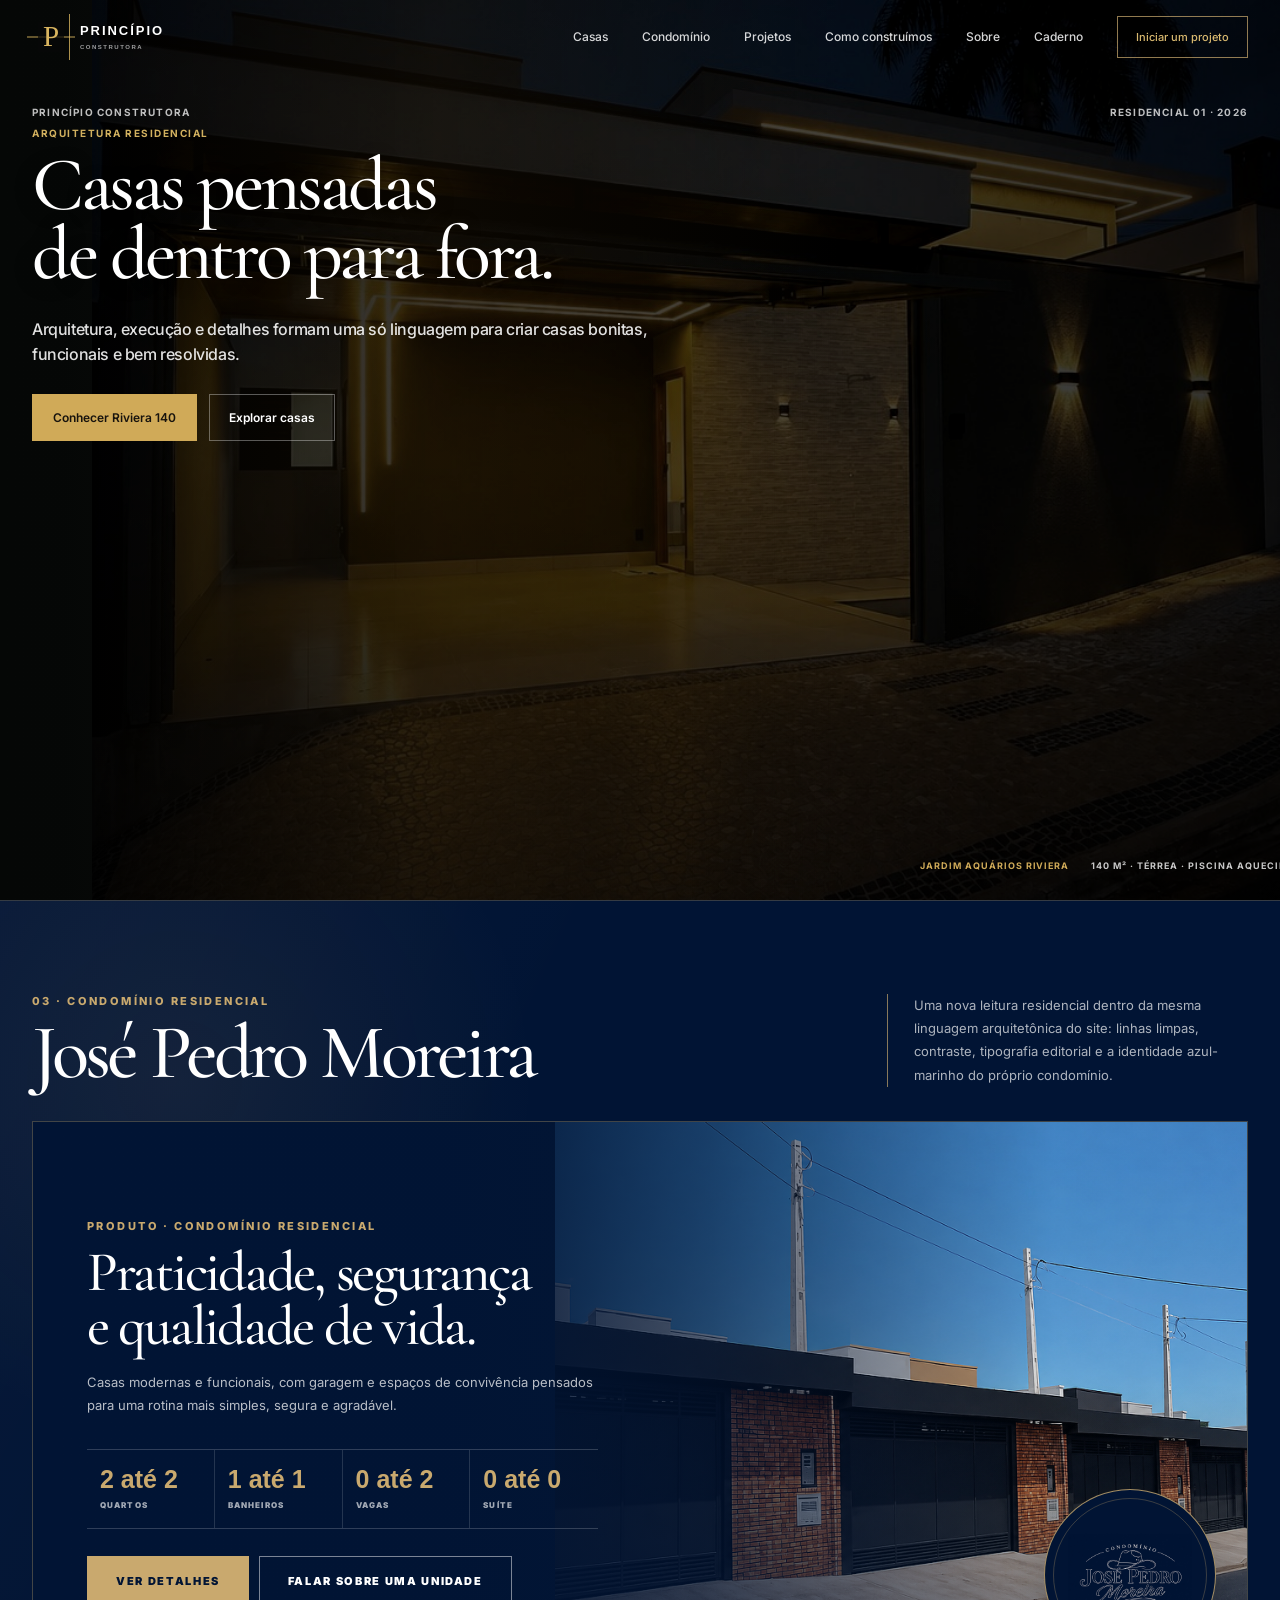
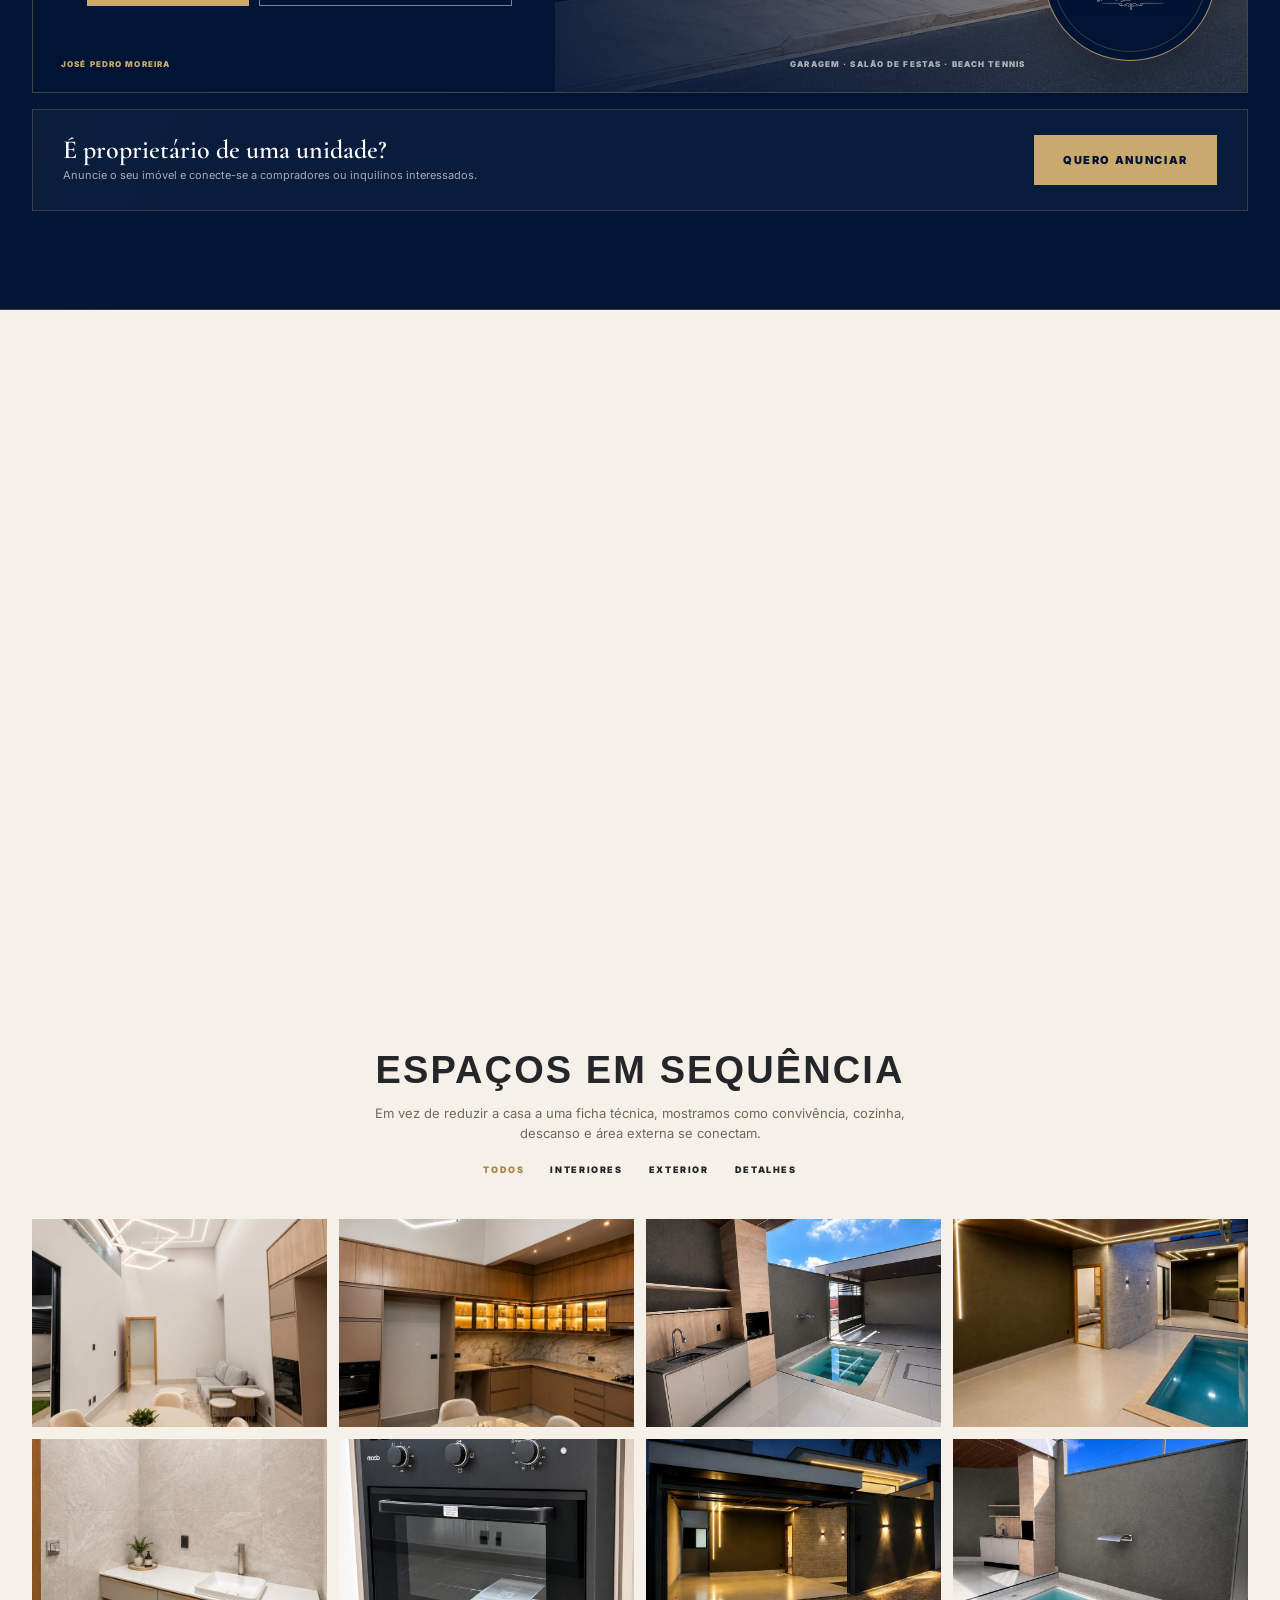
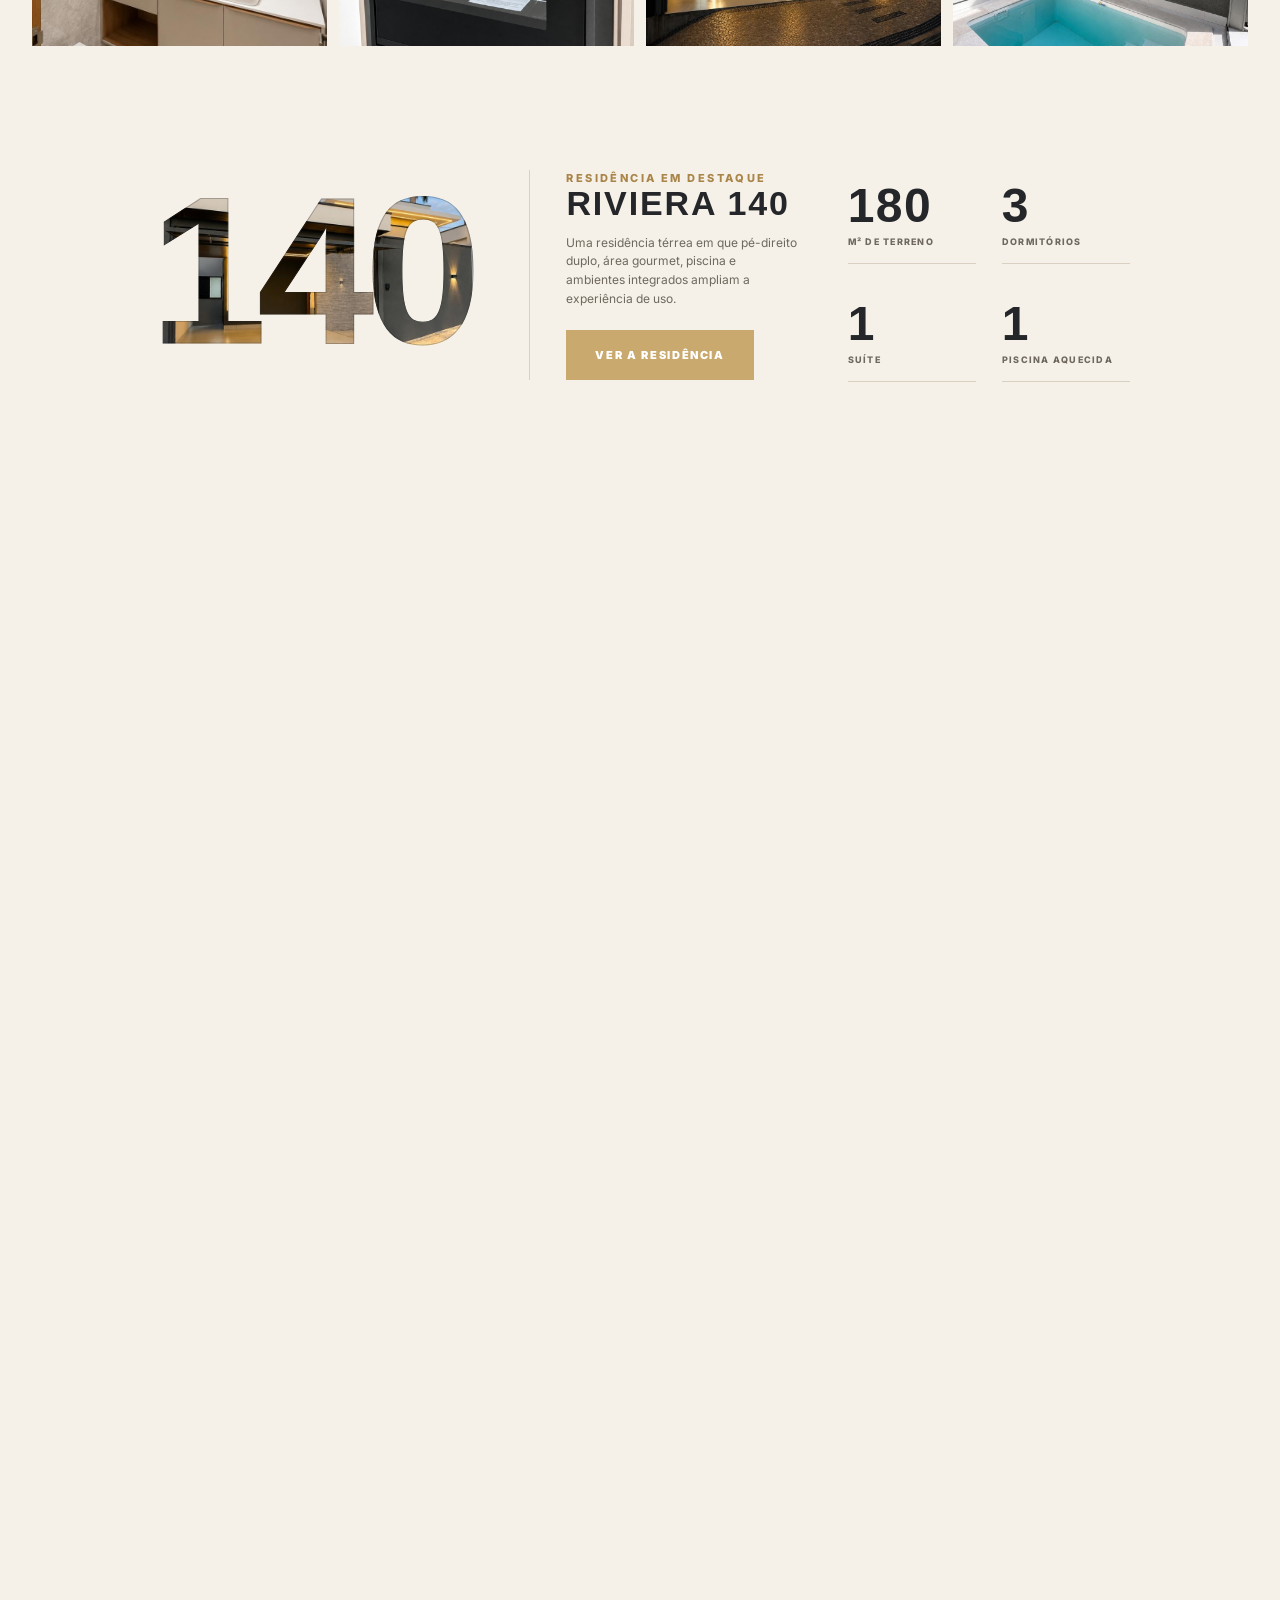
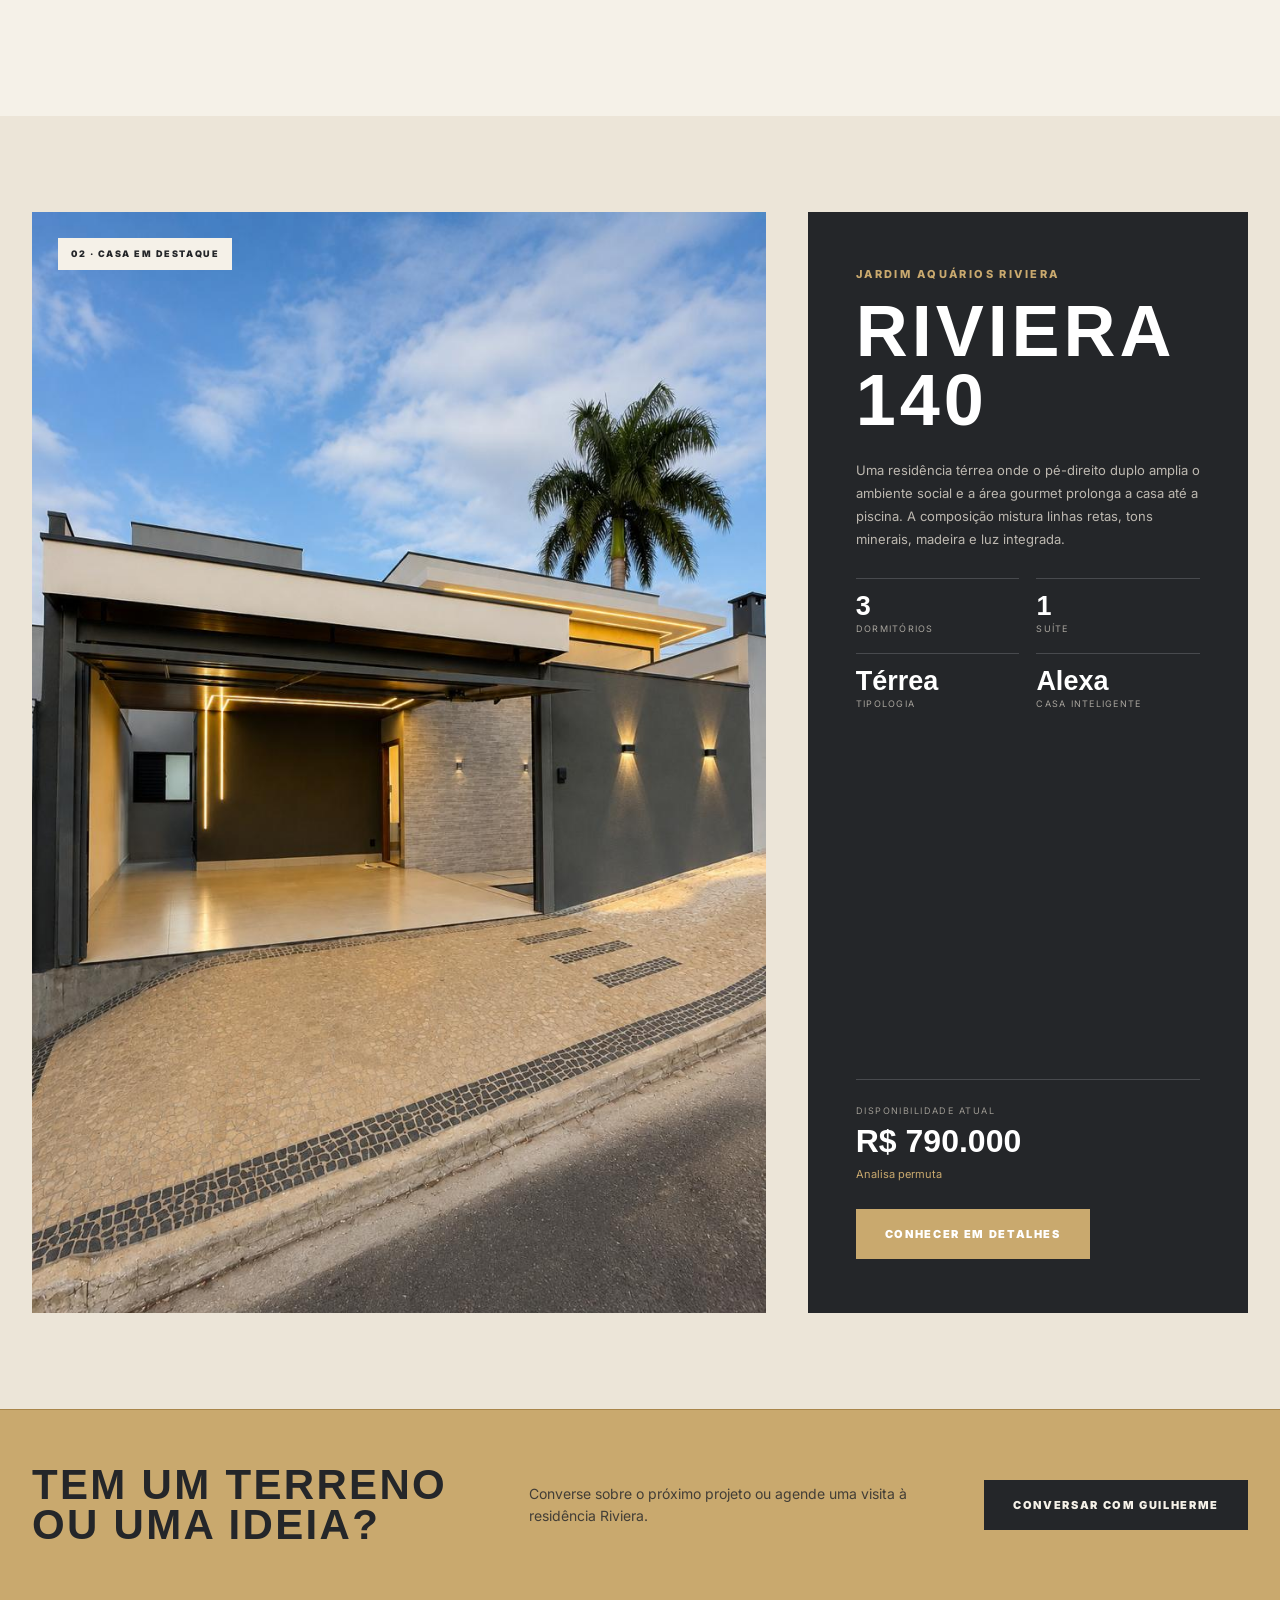
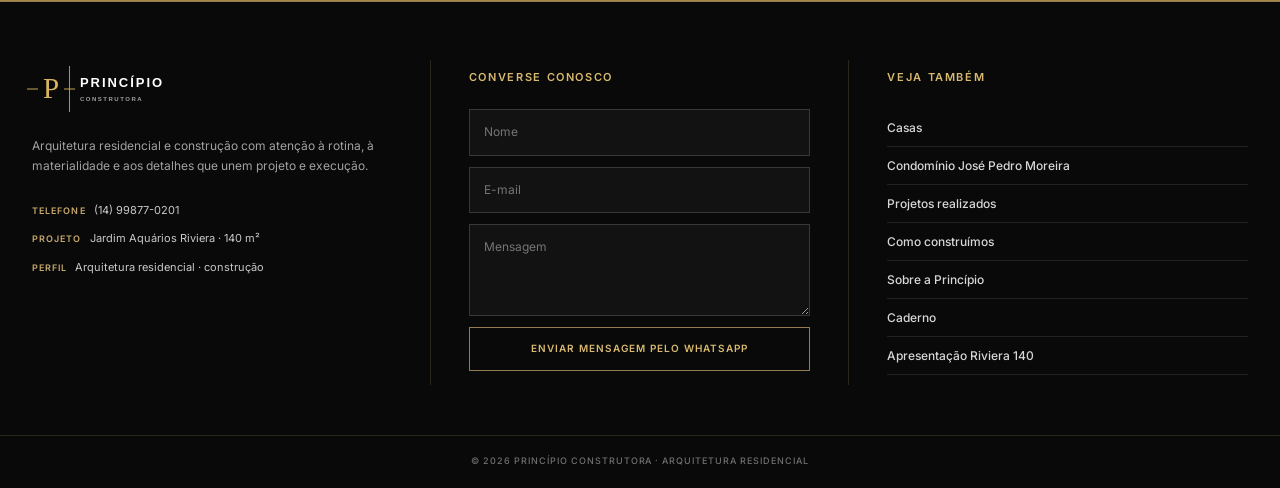
<file: index4.html>
<!doctype html>
<html lang="pt-BR">

<head>
  <meta charset="utf-8">
  <meta name="viewport" content="width=device-width, initial-scale=1">
  <meta name="description"
    content="Princípio Construtora — arquitetura residencial, construção e casas pensadas de dentro para fora.">
  <meta name="theme-color" content="#25272a">
  <title>Princípio Construtora — Arquitetura residencial</title>

  <link rel="preconnect" href="https://fonts.googleapis.com">
  <link rel="preconnect" href="https://fonts.gstatic.com" crossorigin>
  <link
    href="https://fonts.googleapis.com/css2?family=Cormorant+Garamond:wght@500;600&family=Inter:wght@400;500;600;700&display=swap"
    rel="stylesheet">

  <style>
    :root {
      --ink: #242629;
      --ink-2: #303236;
      --paper: #f5f1e8;
      --soft: #ece5d8;
      --line: #d9d0c1;
      --muted: #6f685f;
      --gold: #c9a96e;
      --gold-dark: #a98549;
      --green: #c9a96e;
      --accent: #a98549;
      --shadow: 0 22px 60px rgba(28, 30, 33, .10);
      --max: 1450px;
      --condensed: "Arial Narrow", "HelveticaNeue-CondensedBold", "Roboto Condensed", Impact, sans-serif;
      --sans: Inter, ui-sans-serif, -apple-system, BlinkMacSystemFont, "Segoe UI", Roboto, Arial, sans-serif;
    }

    * {
      box-sizing: border-box
    }

    html {
      scroll-behavior: smooth
    }

    body {
      margin: 0;
      background: var(--paper);
      color: var(--ink);
      font-family: var(--sans);
      line-height: 1.55
    }

    body.menu-open {
      overflow: hidden
    }

    a {
      color: inherit;
      text-decoration: none
    }

    img {
      display: block;
      width: 100%;
      height: 100%;
      object-fit: cover
    }

    figure {
      margin: 0
    }

    button,
    input,
    textarea {
      font: inherit
    }

    .container {
      width: min(calc(100% - 64px), var(--max));
      margin-inline: auto
    }

    .section {
      padding: 100px 0
    }

    .kicker,
    .eyebrow {
      font-size: 11px;
      font-weight: 800;
      letter-spacing: .22em;
      text-transform: uppercase;
      color: var(--gold-dark)
    }

    .title-condensed {
      margin: 0;
      font-family: var(--condensed);
      font-weight: 800;
      text-transform: uppercase;
      letter-spacing: .055em;
      line-height: .96
    }

    .section-title {
      font-size: clamp(38px, 5vw, 72px)
    }

    .body-copy {
      color: var(--muted);
      font-size: 15px;
      line-height: 1.8
    }

    .btn {
      display: inline-flex;
      align-items: center;
      justify-content: center;
      min-height: 50px;
      padding: 0 28px;
      border: 1px solid currentColor;
      font-size: 11px;
      font-weight: 900;
      letter-spacing: .15em;
      text-transform: uppercase;
      transition: .25s ease;
      cursor: pointer
    }

    .btn-gold {
      background: var(--gold);
      border-color: var(--gold);
      color: #fff
    }

    .btn-gold:hover {
      background: var(--gold-dark);
      border-color: var(--gold-dark)
    }

    .btn-dark {
      background: var(--ink);
      border-color: var(--ink);
      color: #fff
    }

    .btn-dark:hover {
      background: #0f1011;
      border-color: #0f1011
    }

    .btn-outline {
      background: transparent;
      color: var(--ink)
    }

    .btn-outline:hover {
      background: var(--ink);
      color: #fff
    }

    /* Faixa superior: estrutura da referência, identidade cromática Princípio */
    .promo-bar {
      background: var(--ink);
      color: #f5f1e8;
      border-bottom: 1px solid rgba(201, 169, 110, .45)
    }

    .promo-inner {
      min-height: 52px;
      display: flex;
      align-items: center;
      justify-content: center;
      gap: 24px;
      padding: 8px 24px;
      text-align: center
    }

    .promo-inner strong {
      font-size: 19px;
      letter-spacing: .04em
    }

    .promo-inner span {
      font-size: 14px;
      opacity: .95
    }

    .promo-action {
      padding: 11px 20px;
      background: var(--gold);
      color: var(--ink);
      font-weight: 900;
      font-size: 11px;
      letter-spacing: .08em;
      text-transform: uppercase;
      border-radius: 2px
    }

    /* Header no mesmo grafite da faixa superior */
    .header {
      position: sticky;
      top: 0;
      z-index: 50;
      background: rgba(36, 38, 41, .98);
      backdrop-filter: blur(10px);
      border-bottom: 1px solid rgba(201, 169, 110, .42);
      color: var(--paper)
    }

    .header-inner {
      width: min(calc(100% - 64px), var(--max));
      min-height: 96px;
      margin: auto;
      display: flex;
      align-items: center;
      justify-content: space-between;
      gap: 30px
    }

    .brand {
      display: flex;
      align-items: center;
      gap: 13px;
      flex: none
    }

    .header .brand {
      background: var(--paper);
      padding: 6px 10px;
      border-radius: 1px
    }

    .brand-logo {
      display: block;
      width: 181px;
      height: auto;
      object-fit: contain
    }

    .brand-mark {
      width: 46px;
      height: 40px;
      position: relative;
      display: grid;
      place-items: center
    }

    .brand-mark::before,
    .brand-mark::after {
      content: "";
      position: absolute;
      width: 30px;
      height: 12px;
      border: 7px solid var(--gold);
      transform: skewX(-28deg)
    }

    .brand-mark::before {
      top: 2px;
      left: 4px;
      border-right: 0
    }

    .brand-mark::after {
      bottom: 2px;
      right: 4px;
      border-left: 0;
      border-color: var(--ink)
    }

    .brand-copy {
      font-weight: 950;
      letter-spacing: -.045em;
      font-size: 22px;
      line-height: .8
    }

    .brand-copy small {
      display: block;
      margin-top: 8px;
      font-size: 9px;
      letter-spacing: .32em;
      font-weight: 800;
      color: var(--gold-dark)
    }

    .nav {
      display: flex;
      align-items: center;
      gap: 30px;
      font-size: 13px;
      font-weight: 650;
      color: var(--paper)
    }

    .nav a {
      position: relative;
      padding: 39px 0 35px;
      color: var(--paper)
    }

    .nav a:not(.nav-cta)::after {
      content: "";
      position: absolute;
      left: 0;
      right: 100%;
      bottom: 27px;
      height: 2px;
      background: var(--gold);
      transition: .25s
    }

    .nav a:hover::after,
    .nav a.active::after {
      right: 0
    }

    .nav-cta {
      padding: 13px 18px !important;
      border: 1px solid var(--gold);
      color: var(--paper) !important
    }

    .nav-cta:hover {
      background: var(--gold);
      border-color: var(--gold);
      color: var(--ink) !important
    }

    .menu-btn {
      display: none;
      width: 46px;
      height: 46px;
      border: 0;
      background: transparent;
      color: var(--paper);
      font-size: 25px;
      cursor: pointer
    }

    /* Hero com enquadramento e índice lateral do modelo */
    .hero-shell {
      position: relative;
      width: calc(100% - 40px);
      max-width: 1680px;
      margin: 0 auto;
      padding-right: 64px
    }

    .hero {
      position: relative;
      min-height: 760px;
      height: calc(100vh - 126px);
      max-height: 880px;
      overflow: hidden;
      background: var(--ink)
    }

    .hero-media {
      position: absolute;
      inset: 0
    }

    .hero-media::after {
      content: "";
      position: absolute;
      inset: 0;
      background: linear-gradient(90deg, rgba(12, 14, 15, .42), rgba(12, 14, 15, .18) 50%, rgba(12, 14, 15, .35)), linear-gradient(0deg, rgba(12, 14, 15, .35), transparent 62%)
    }

    .hero-content {
      position: absolute;
      inset: 0;
      z-index: 2;
      display: grid;
      place-items: center;
      text-align: center;
      color: #fff;
      padding: 60px 8vw
    }

    .hero-content-inner {
      max-width: 900px
    }

    .hero-label {
      margin: 0 0 22px;
      font-size: 11px;
      font-weight: 900;
      letter-spacing: .28em;
      text-transform: uppercase;
      color: #fff
    }

    .hero h1 {
      font-size: clamp(48px, 6.5vw, 94px);
      text-shadow: 0 4px 20px rgba(0, 0, 0, .24)
    }

    .hero-copy {
      max-width: 720px;
      margin: 22px auto 0;
      font-size: 15px;
      line-height: 1.7;
      font-weight: 520;
      color: rgba(255, 255, 255, .92)
    }

    .hero-actions {
      margin-top: 30px;
      display: flex;
      gap: 12px;
      justify-content: center;
      flex-wrap: wrap
    }

    .hero .btn-outline {
      border-color: rgba(255, 255, 255, .75);
      color: #fff
    }

    .hero .btn-outline:hover {
      background: #fff;
      color: var(--ink)
    }

    .hero-meta {
      position: absolute;
      left: 28px;
      right: 28px;
      bottom: 24px;
      z-index: 3;
      display: flex;
      justify-content: space-between;
      gap: 20px;
      color: #fff;
      font-size: 10px;
      font-weight: 800;
      letter-spacing: .15em;
      text-transform: uppercase
    }

    .hero-rail {
      position: absolute;
      right: 0;
      top: 0;
      width: 60px;
      height: 100%;
      display: flex;
      flex-direction: column;
      align-items: center;
      justify-content: center;
      color: #92908c;
      border-left: 1px solid var(--line)
    }

    .hero-counter {
      writing-mode: vertical-rl;
      transform: rotate(180deg);
      font-size: 14px;
      letter-spacing: .08em
    }

    .hero-counter strong {
      color: var(--accent)
    }

    .rail-lines {
      position: absolute;
      bottom: 28%;
      display: grid;
      gap: 12px
    }

    .rail-lines i {
      display: block;
      width: 24px;
      height: 2px;
      background: #25272a
    }

    .rail-lines i:last-child {
      background: var(--gold)
    }

    /* Serviços / identidade: foto + cartões 2x2 como no PDF */
    .services {
      padding: 88px 0 70px
    }

    .services-grid {
      display: grid;
      grid-template-columns: minmax(380px, 1.15fr) minmax(420px, 1fr);
      gap: 54px;
      align-items: center;
      max-width: 1030px;
      margin: auto
    }

    .feature-frame {
      position: relative;
      height: 420px;
      margin: 14px 14px 0 0;
      background: #eee8dc
    }

    .feature-frame::before {
      content: "";
      position: absolute;
      inset: -14px 14px 14px -14px;
      border: 1px solid #c8b894;
      z-index: -1
    }

    .feature-frame figcaption {
      position: absolute;
      left: 28px;
      bottom: 22px;
      background: rgba(245, 241, 232, .95);
      padding: 6px 12px;
      font: 800 10px var(--sans);
      letter-spacing: .14em;
      text-transform: uppercase
    }

    .service-cards {
      display: grid;
      grid-template-columns: repeat(2, 1fr);
      gap: 14px
    }

    .service-card {
      min-height: 196px;
      border: 1px solid var(--line);
      display: flex;
      flex-direction: column;
      align-items: center;
      justify-content: center;
      text-align: center;
      padding: 28px 24px;
      background: #fffdf8;
      transition: .25s
    }

    .service-card:hover {
      transform: translateY(-4px);
      box-shadow: var(--shadow)
    }

    .service-card .icon {
      font-family: var(--condensed);
      font-size: 38px;
      color: var(--green);
      font-weight: 900;
      line-height: 1;
      margin-bottom: 16px
    }

    .service-card h3 {
      margin: 0;
      font: 900 17px var(--condensed);
      letter-spacing: .09em;
      text-transform: uppercase
    }

    .service-card p {
      margin: 10px 0 0;
      color: var(--muted);
      font-size: 12px;
      line-height: 1.6
    }

    .service-card.action h3 {
      font-size: 30px;
      line-height: 1
    }

    .service-card.action .btn {
      margin-top: 18px;
      min-height: 36px;
      padding: 0 16px;
      font-size: 9px
    }

    /* Galeria de projetos */
    .projects {
      padding: 70px 0 96px
    }

    .center-head {
      text-align: center;
      max-width: 720px;
      margin: 0 auto 42px
    }

    .center-head h2 {
      font-size: 38px;
      margin: 0
    }

    .center-head p {
      max-width: 570px;
      margin: 14px auto 0;
      color: var(--muted);
      font-size: 13px
    }

    .filter-row {
      display: flex;
      justify-content: center;
      gap: 26px;
      margin-top: 20px;
      font-size: 9px;
      font-weight: 900;
      letter-spacing: .18em;
      text-transform: uppercase
    }

    .filter-row span:first-child {
      color: var(--gold-dark)
    }

    .project-grid {
      display: grid;
      grid-template-columns: repeat(4, 1fr);
      gap: 12px
    }

    .project-card {
      position: relative;
      aspect-ratio: 1.42;
      overflow: hidden;
      background: #e8e1d4
    }

    .project-card img {
      transition: transform .5s ease, filter .35s ease
    }

    .project-card:hover img {
      transform: scale(1.045)
    }

    .project-overlay {
      position: absolute;
      inset: auto 0 0 0;
      padding: 48px 18px 17px;
      background: linear-gradient(transparent, rgba(14, 15, 17, .76));
      color: #fff;
      transform: translateY(12px);
      opacity: 0;
      transition: .25s
    }

    .project-card:hover .project-overlay {
      transform: none;
      opacity: 1
    }

    .project-overlay b {
      display: block;
      font: 900 18px var(--condensed);
      letter-spacing: .06em;
      text-transform: uppercase
    }

    .project-overlay span {
      font-size: 11px;
      color: rgba(255, 255, 255, .78)
    }

    /* Destaque Riviera em formato número + estatísticas */
    .numbers {
      padding: 26px 0 100px
    }

    .numbers-inner {
      display: grid;
      grid-template-columns: 1.1fr .95fr 1fr;
      gap: 50px;
      align-items: center;
      max-width: 980px;
      margin: auto
    }

    .big-number {
      font-family: var(--condensed);
      font-size: 210px;
      line-height: .84;
      font-weight: 900;
      letter-spacing: -.045em;
      color: transparent;
      background: url('assets/images/img-08.jpg') center 48%/cover no-repeat;
      -webkit-background-clip: text;
      background-clip: text;
      -webkit-text-stroke: 1px rgba(36, 38, 41, .28);
      display: inline-block;
      width: max-content;
      padding: .04em .035em .08em 0;
      overflow: visible
    }

    .big-number::after {
      content: none
    }

    .numbers-copy {
      border-left: 1px solid var(--line);
      padding-left: 36px
    }

    .numbers-copy h2 {
      font-size: 34px;
      margin: 0 0 14px
    }

    .numbers-copy p {
      font-size: 12px;
      color: var(--muted);
      margin: 0 0 22px
    }

    .stats-grid {
      display: grid;
      grid-template-columns: repeat(2, 1fr);
      gap: 22px 26px
    }

    .stat {
      padding: 14px 0;
      border-bottom: 1px solid var(--line)
    }

    .stat strong {
      display: block;
      font: 900 48px/1 var(--condensed);
      letter-spacing: .03em
    }

    .stat span {
      display: block;
      margin-top: 5px;
      font-size: 9px;
      font-weight: 800;
      letter-spacing: .14em;
      text-transform: uppercase;
      color: var(--muted)
    }

    .value-strip {
      display: grid;
      grid-template-columns: repeat(4, 1fr);
      gap: 16px;
      max-width: 1040px;
      margin: 62px auto 0
    }

    .value-strip div {
      height: 76px;
      border: 1px solid var(--line);
      display: grid;
      place-items: center;
      text-align: center;
      font: 800 12px var(--sans);
      letter-spacing: .12em;
      text-transform: uppercase;
      color: #6f685f
    }

    /* Processo em cartões horizontais */
    .mission {
      padding: 68px 0 94px
    }

    .mission h2 {
      text-align: center;
      font-size: 34px;
      margin: 0 0 34px
    }

    .mission-grid {
      display: grid;
      grid-template-columns: repeat(5, 1fr);
      gap: 10px
    }

    .mission-card {
      position: relative;
      aspect-ratio: .94;
      overflow: hidden;
      background: #2f3134
    }

    .mission-card img {
      filter: grayscale(1);
      opacity: .8;
      transition: .35s
    }

    .mission-card:hover img {
      filter: grayscale(.2);
      opacity: .95;
      transform: scale(1.035)
    }

    .mission-card::after {
      content: "";
      position: absolute;
      inset: 35% 0 0;
      background: linear-gradient(transparent, rgba(14, 15, 17, .88))
    }

    .mission-card figcaption {
      position: absolute;
      z-index: 2;
      left: 15px;
      right: 15px;
      bottom: 14px;
      color: #fff
    }

    .mission-card figcaption b {
      display: block;
      font: 900 15px var(--condensed);
      letter-spacing: .08em;
      text-transform: uppercase
    }

    .mission-card figcaption span {
      font-size: 10px;
      color: var(--gold);
      font-weight: 800;
      text-transform: uppercase;
      letter-spacing: .12em
    }

    /* Processo detalhado: duas colunas como “you dream — we embody” */
    .process {
      padding: 72px 0 104px
    }

    .process-grid {
      display: grid;
      grid-template-columns: 1fr 1.1fr;
      gap: 70px;
      align-items: center;
      max-width: 1030px;
      margin: auto
    }

    .process-copy h2 {
      font-size: 42px;
      margin: 0 0 18px
    }

    .step-tabs {
      display: flex;
      gap: 26px;
      border-bottom: 1px solid var(--line);
      margin: 26px 0 20px
    }

    .step-tabs button {
      border: 0;
      background: none;
      padding: 0 0 12px;
      color: #9d9589;
      font-size: 11px;
      font-weight: 900;
      letter-spacing: .12em;
      cursor: pointer;
      position: relative
    }

    .step-tabs button.active {
      color: var(--gold-dark)
    }

    .step-tabs button.active::after {
      content: "";
      position: absolute;
      left: 0;
      right: 0;
      bottom: -1px;
      height: 2px;
      background: var(--gold)
    }

    .step-content {
      min-height: 155px
    }

    .step-panel {
      display: none
    }

    .step-panel.active {
      display: block
    }

    .step-panel h3 {
      font: 900 15px var(--condensed);
      letter-spacing: .08em;
      text-transform: uppercase;
      margin: 0 0 8px
    }

    .step-panel p {
      margin: 0;
      color: var(--muted);
      font-size: 13px;
      line-height: 1.75
    }

    .process-actions {
      display: flex;
      gap: 10px;
      flex-wrap: wrap;
      margin-top: 22px
    }

    .process-image {
      height: 420px;
      position: relative;
      background: #e9e2d6
    }

    .process-image::before {
      content: "";
      position: absolute;
      inset: -16px 16px 16px -16px;
      border: 1px solid #c8b894;
      z-index: -1
    }

    /* Casa em destaque */
    .spotlight {
      padding: 96px 0;
      background: var(--soft)
    }

    .spotlight-grid {
      display: grid;
      grid-template-columns: 1.25fr .75fr;
      gap: 42px;
      align-items: stretch
    }

    .spotlight-image {
      min-height: 560px;
      position: relative
    }

    .spotlight-image .badge {
      position: absolute;
      left: 26px;
      top: 26px;
      background: #f5f1e8;
      padding: 9px 13px;
      font-size: 9px;
      font-weight: 900;
      letter-spacing: .17em;
      text-transform: uppercase
    }

    .spotlight-panel {
      background: var(--ink);
      color: #fff;
      padding: 54px 48px;
      display: flex;
      flex-direction: column;
      justify-content: space-between
    }

    .spotlight-panel h2 {
      font-size: 72px;
      margin: 14px 0 24px
    }

    .spotlight-panel p {
      color: #bdb8b0;
      font-size: 13px;
      line-height: 1.75
    }

    .specs {
      display: grid;
      grid-template-columns: 1fr 1fr;
      gap: 17px;
      margin: 28px 0
    }

    .specs div {
      border-top: 1px solid #484a4e;
      padding-top: 12px
    }

    .specs b {
      display: block;
      font: 900 27px var(--condensed)
    }

    .specs span {
      display: block;
      color: #a8a49d;
      font-size: 9px;
      text-transform: uppercase;
      letter-spacing: .14em
    }

    .price {
      border-top: 1px solid #484a4e;
      padding-top: 24px;
      margin-top: 20px
    }

    .price small {
      display: block;
      color: #9d9992;
      font-size: 9px;
      letter-spacing: .16em;
      text-transform: uppercase
    }

    .price strong {
      display: block;
      font: 900 32px var(--condensed);
      margin-top: 5px
    }

    .price em {
      font-style: normal;
      color: var(--gold);
      font-size: 11px
    }

    /* CTA de contato em dourado arquitetônico */
    .contact-band {
      background: var(--gold);
      color: var(--ink);
      border-top: 1px solid var(--gold-dark);
      border-bottom: 1px solid var(--gold-dark)
    }

    .contact-band-inner {
      min-height: 190px;
      display: grid;
      grid-template-columns: 1.1fr 1fr auto;
      gap: 34px;
      align-items: center
    }

    .contact-band h2 {
      font-size: 42px;
      margin: 0
    }

    .contact-band p {
      margin: 0;
      font-size: 14px;
      color: rgba(36, 38, 41, .82)
    }

    .contact-band .btn {
      background: var(--ink);
      border-color: var(--ink);
      color: #f5f1e8
    }

    /* Rodapé em três blocos, seguindo o ritmo visual do modelo */
    .footer {
      background: var(--paper);
      padding: 36px 0 0
    }

    .footer-grid {
      display: grid;
      grid-template-columns: 1fr 1.05fr 1fr;
      gap: 20px
    }

    .footer-card {
      background: #2d2f33;
      color: #fff;
      min-height: 330px;
      padding: 40px 38px
    }

    .footer-card h3 {
      margin: 0 0 24px;
      font: 900 25px var(--condensed);
      letter-spacing: .1em;
      text-transform: uppercase;
      color: #5f6165
    }

    .footer-about p {
      font-size: 11px;
      color: #a7a7a3;
      line-height: 1.7;
      margin: 22px 0
    }

    .contact-list {
      display: grid;
      gap: 11px;
      font-size: 11px;
      color: #d2d0cb
    }

    .contact-list b {
      color: var(--green);
      font-size: 9px;
      letter-spacing: .1em;
      text-transform: uppercase;
      margin-right: 8px
    }

    .footer-form {
      display: grid;
      gap: 10px
    }

    .footer-form input,
    .footer-form textarea {
      width: 100%;
      border: 0;
      background: #37393e;
      color: #fff;
      padding: 13px 14px;
      outline: none;
      font-size: 12px
    }

    .footer-form textarea {
      min-height: 92px;
      resize: vertical
    }

    .footer-form button {
      border: 0;
      background: var(--gold);
      color: var(--ink);
      min-height: 44px;
      font-size: 9px;
      font-weight: 900;
      letter-spacing: .14em;
      text-transform: uppercase;
      cursor: pointer
    }

    .footer-links {
      display: grid
    }

    .footer-links a {
      padding: 12px 0;
      border-bottom: 1px solid #3e4045;
      font-size: 10px;
      font-weight: 850;
      letter-spacing: .08em;
      text-transform: uppercase
    }

    .copyright {
      text-align: center;
      padding: 18px 20px;
      font-size: 10px;
      color: #8a8782
    }

    /* Reveal */
    .reveal {
      opacity: 0;
      transform: translateY(18px);
      transition: opacity .55s ease, transform .55s ease
    }

    .reveal.visible {
      opacity: 1;
      transform: none
    }

    @media (max-width:1100px) {
      .nav {
        gap: 20px
      }

      .nav a {
        font-size: 12px
      }

      .hero-shell {
        padding-right: 52px
      }

      .hero-rail {
        width: 44px
      }

      .project-grid {
        grid-template-columns: repeat(2, 1fr)
      }

      .mission-grid {
        grid-template-columns: repeat(3, 1fr)
      }

      .numbers-inner {
        grid-template-columns: .8fr 1fr
      }

      .stats-grid {
        grid-column: 1/-1
      }

      .big-number {
        font-size: 170px
      }

      .spotlight-grid {
        grid-template-columns: 1fr
      }

      .spotlight-image {
        min-height: 500px
      }

      .footer-grid {
        grid-template-columns: 1fr 1fr
      }

      .footer-card:last-child {
        grid-column: 1/-1;
        min-height: auto
      }
    }

    @media (max-width:860px) {

      .container,
      .header-inner {
        width: min(calc(100% - 30px), var(--max))
      }

      .promo-inner span {
        display: none
      }

      .promo-inner strong {
        font-size: 15px
      }

      .header-inner {
        min-height: 78px
      }

      .menu-btn {
        display: block
      }

      .nav {
        position: fixed;
        inset: 78px 0 0 0;
        background: var(--ink);
        display: flex;
        flex-direction: column;
        align-items: stretch;
        gap: 0;
        padding: 30px;
        transform: translateX(100%);
        transition: .3s;
        overflow: auto
      }

      .menu-open .nav {
        transform: none
      }

      .nav a,
      .nav-cta {
        padding: 16px 0 !important;
        border-bottom: 1px solid rgba(201, 169, 110, .28);
        color: var(--paper)
      }

      .hero-shell {
        padding-right: 0;
        width: 100%
      }

      .hero-rail {
        display: none
      }

      .hero {
        height: 75vh;
        min-height: 560px
      }

      .hero-meta {
        display: none
      }

      .services-grid,
      .process-grid,
      .numbers-inner,
      .spotlight-grid,
      .contact-band-inner {
        grid-template-columns: 1fr
      }

      .services-grid {
        gap: 32px
      }

      .feature-frame {
        height: 360px
      }

      .service-cards {
        grid-template-columns: 1fr 1fr
      }

      .value-strip {
        grid-template-columns: 1fr 1fr
      }

      .mission-grid {
        grid-template-columns: repeat(2, 1fr)
      }

      .spotlight-panel {
        padding: 42px 30px
      }

      .spotlight-panel h2 {
        font-size: 58px
      }

      .contact-band-inner {
        padding: 38px 0
      }

      .contact-band h2 {
        font-size: 36px
      }

      .footer-grid {
        grid-template-columns: 1fr
      }

      .footer-card:last-child {
        grid-column: auto
      }
    }

    @media (max-width:560px) {
      .section {
        padding: 72px 0
      }

      .promo-action {
        display: none
      }

      .header-inner {
        width: calc(100% - 24px)
      }

      .brand-logo {
        width: 155px
      }

      .hero {
        min-height: 510px
      }

      .hero-content {
        padding: 40px 22px
      }

      .hero h1 {
        font-size: 46px
      }

      .hero-copy {
        font-size: 13px
      }

      .hero-actions {
        display: grid
      }

      .hero-actions .btn {
        width: 100%
      }

      .services {
        padding-top: 58px
      }

      .feature-frame {
        height: 300px
      }

      .service-cards {
        grid-template-columns: 1fr
      }

      .service-card {
        min-height: 170px
      }

      .projects {
        padding-top: 52px
      }

      .project-grid {
        grid-template-columns: 1fr
      }

      .project-card {
        aspect-ratio: 1.45
      }

      .numbers {
        padding-top: 12px
      }

      .big-number {
        font-size: 130px
      }

      .numbers-copy {
        border-left: 0;
        padding: 0
      }

      .stats-grid {
        grid-template-columns: 1fr 1fr
      }

      .stat strong {
        font-size: 38px
      }

      .value-strip {
        grid-template-columns: 1fr
      }

      .mission-grid {
        grid-template-columns: 1fr
      }

      .mission-card {
        aspect-ratio: 1.35
      }

      .process-image {
        height: 320px
      }

      .step-tabs {
        gap: 18px;
        overflow: auto
      }

      .spotlight-image {
        min-height: 360px
      }

      .spotlight-panel h2 {
        font-size: 50px
      }

      .specs {
        grid-template-columns: 1fr 1fr
      }

      .footer-card {
        padding: 34px 26px
      }
    }

    /* =========================================================
       HERO + NAV — referência visual enviada
       Conteúdo abaixo preservado do index original
       ========================================================= */
    .ref-header {
      position: absolute;
      inset: 0 0 auto;
      z-index: 100;
      background: transparent;
      color: #fff;
    }

    .ref-header-inner {
      width: min(calc(100% - 64px), 1456px);
      min-height: 74px;
      margin: 0 auto;
      display: flex;
      align-items: center;
      justify-content: space-between;
      gap: 34px;
    }

    .ref-brand {
      display: flex;
      align-items: center;
      flex: 0 0 auto;
      padding: 0;
      background: transparent;
    }

    .ref-brand-monogram {
      position: relative;
      width: 38px;
      height: 38px;
      flex: 0 0 38px;
      display: grid;
      place-items: center;
      color: #d8b45f;
      font-family: Georgia, "Times New Roman", serif;
      font-size: 29px;
      font-weight: 400;
      line-height: 1;
    }

    .ref-brand-monogram::before {
      content: "";
      position: absolute;
      left: -5px;
      right: -5px;
      top: 50%;
      height: 1px;
      background: #d8b45f;
      transform: translateY(-50%);
      opacity: .9;
    }

    .ref-brand-monogram::after {
      content: "";
      position: absolute;
      top: -4px;
      bottom: -4px;
      right: 0;
      width: 1px;
      background: #d8b45f;
      opacity: .8;
    }

    .ref-brand-monogram {
      isolation: isolate
    }

    .ref-brand-monogram>span {
      position: relative;
      z-index: 1;
      background: rgba(7, 8, 7, .72);
      padding: 0 5px 1px
    }

    .ref-brand-copy {
      display: flex;
      flex-direction: column;
      justify-content: center;
      margin-left: 10px;
      color: #fff;
      font-family: Arial, Helvetica, sans-serif;
      font-size: 13px;
      line-height: 1;
      font-weight: 700;
      letter-spacing: .15em;
      white-space: nowrap;
    }

    .ref-brand-copy small {
      display: block;
      margin-top: 7px;
      color: rgba(255, 255, 255, .62);
      font-size: 6px;
      line-height: 1;
      font-weight: 700;
      letter-spacing: .25em;
    }

    .ref-nav {
      display: flex;
      align-items: center;
      justify-content: flex-end;
      gap: 34px;
      margin-left: auto;
      font-family: "Inter", ui-sans-serif, -apple-system, BlinkMacSystemFont, "Segoe UI", sans-serif;
      font-size: 12px;
      font-weight: 500;
      line-height: 1;
      color: rgba(255, 255, 255, .84);
    }

    .ref-nav a {
      position: relative;
      display: inline-flex;
      align-items: center;
      min-height: 42px;
      padding: 0;
      color: inherit;
      white-space: nowrap;
      transition: color .2s ease, opacity .2s ease, border-color .2s ease, background .2s ease;
    }

    .ref-nav a:not(.ref-nav-cta)::after {
      content: "";
      position: absolute;
      left: 0;
      right: 100%;
      bottom: 5px;
      height: 1px;
      background: #c9a96e;
      transition: right .22s ease;
    }

    .ref-nav a:not(.ref-nav-cta):hover {
      color: #fff;
    }

    .ref-nav a:not(.ref-nav-cta):hover::after {
      right: 0;
    }

    .ref-nav-cta {
      min-height: 42px !important;
      padding: 0 18px !important;
      border: 1px solid rgba(201, 169, 110, .72);
      color: #d9b96f !important;
      font-size: 11px;
    }

    .ref-nav-cta:hover {
      background: #c9a96e;
      border-color: #c9a96e;
      color: #171717 !important;
    }

    .ref-menu-btn {
      display: none;
      width: 44px;
      height: 44px;
      border: 1px solid rgba(201, 169, 110, .55);
      background: rgba(0, 0, 0, .12);
      color: #fff;
      font-size: 23px;
      line-height: 1;
      cursor: pointer;
    }

    .ref-hero {
      position: relative;
      min-height: 645px;
      height: 100svh;
      max-height: 920px;
      overflow: hidden;
      background: #080908;
      color: #fff;
    }

    .ref-hero-stage {
      position: absolute;
      top: 0;
      right: 0;
      bottom: 0;
      left: clamp(0px, 7.15vw, 136px);
      overflow: hidden;
      background: #090909;
    }

    .ref-hero-visual {
      position: absolute;
      inset: 0;
      margin: 0;
    }

    .ref-hero-visual img {
      width: 100%;
      height: 100%;
      object-fit: cover;
      object-position: center 54%;
      filter: saturate(.82) contrast(1.03) brightness(.82);
    }

    .ref-hero-shade {
      position: absolute;
      inset: 0;
      background:
        linear-gradient(90deg, rgba(0, 0, 0, .66) 0%, rgba(24, 16, 4, .48) 29%, rgba(0, 0, 0, .22) 63%, rgba(0, 0, 0, .48) 100%),
        linear-gradient(180deg, rgba(0, 0, 0, .18) 0%, rgba(0, 0, 0, .02) 52%, rgba(0, 0, 0, .52) 100%);
      pointer-events: none;
    }

    .ref-hero::before {
      content: "";
      position: absolute;
      inset: 0 auto 0 0;
      width: clamp(0px, 7.15vw, 136px);
      z-index: 2;
      background: linear-gradient(90deg, #050706 0%, rgba(5, 7, 6, .94) 70%, rgba(5, 7, 6, .62) 100%);
      pointer-events: none;
    }

    .ref-hero-content {
      position: relative;
      z-index: 4;
      width: min(calc(100% - 64px), 1456px);
      height: 100%;
      min-height: 645px;
      margin: 0 auto;
      padding: 106px 0 28px;
      display: flex;
      flex-direction: column;
    }

    .ref-hero-topline {
      display: flex;
      justify-content: space-between;
      align-items: flex-start;
      gap: 30px;
      font-family: "Inter", ui-sans-serif, -apple-system, BlinkMacSystemFont, "Segoe UI", sans-serif;
      font-size: 10px;
      line-height: 1.25;
      font-weight: 700;
      letter-spacing: .12em;
      text-transform: uppercase;
      color: rgba(255, 255, 255, .74);
    }

    .ref-hero-topline span:first-child {
      width: 300px;
    }

    .ref-hero-main {
      width: min(660px, 56vw);
      margin-top: 8px;
    }

    .ref-hero-label {
      margin: 0 0 12px;
      font-family: "Inter", ui-sans-serif, -apple-system, BlinkMacSystemFont, "Segoe UI", sans-serif;
      font-size: 10px;
      line-height: 1.2;
      font-weight: 700;
      letter-spacing: .15em;
      text-transform: uppercase;
      color: #d2b15f;
    }

    .ref-hero-title {
      margin: 0;
      max-width: 660px;
      font-family: "Cormorant Garamond", Georgia, "Times New Roman", serif;
      font-size: clamp(76px, 5.7vw, 108px);
      font-weight: 500;
      line-height: .91;
      letter-spacing: -.045em;
      color: #fff;
      text-transform: none;
      text-shadow: 0 3px 24px rgba(0, 0, 0, .18);
    }

    .ref-hero-copy {
      max-width: 620px;
      margin: 28px 0 0;
      font-family: "Inter", ui-sans-serif, -apple-system, BlinkMacSystemFont, "Segoe UI", sans-serif;
      font-size: 16px;
      line-height: 1.55;
      font-weight: 500;
      letter-spacing: -.025em;
      color: rgba(255, 255, 255, .88);
    }

    .ref-hero-actions {
      display: flex;
      align-items: center;
      gap: 12px;
      margin-top: 28px;
    }

    .ref-hero-btn {
      display: inline-flex;
      align-items: center;
      justify-content: center;
      min-height: 47px;
      padding: 0 19px;
      border: 1px solid rgba(255, 255, 255, .34);
      font-family: "Inter", ui-sans-serif, -apple-system, BlinkMacSystemFont, "Segoe UI", sans-serif;
      font-size: 12px;
      font-weight: 600;
      line-height: 1;
      color: #fff;
      transition: .2s ease;
    }

    .ref-hero-btn-gold {
      background: #d0aa58;
      border-color: #d0aa58;
      color: #17130d;
      padding-inline: 20px;
    }

    .ref-hero-btn-gold:hover {
      background: #e0bd70;
      border-color: #e0bd70;
    }

    .ref-hero-btn-outline:hover {
      background: #fff;
      border-color: #fff;
      color: #151515;
    }

    .ref-hero-index {
      margin-top: auto;
      padding-left: min(73%, 1060px);
      display: flex;
      justify-content: space-between;
      align-items: center;
      gap: 22px;
      font-family: "Inter", ui-sans-serif, -apple-system, BlinkMacSystemFont, "Segoe UI", sans-serif;
      font-size: 9px;
      line-height: 1.2;
      font-weight: 700;
      letter-spacing: .11em;
      text-transform: uppercase;
      color: rgba(255, 255, 255, .78);
      white-space: nowrap;
    }

    .ref-hero-index span:first-child {
      color: #cfaa58;
    }

    @media (max-width:1180px) {

      .ref-header-inner,
      .ref-hero-content {
        width: min(calc(100% - 48px), 1000px)
      }

      .ref-nav {
        gap: 22px
      }

      .ref-hero-main {
        width: min(620px, 62vw)
      }

      .ref-hero-title {
        font-size: clamp(68px, 7.4vw, 94px)
      }

      .ref-hero-index {
        padding-left: 55%
      }
    }

    @media (max-width:860px) {
      .ref-header {
        position: absolute;
      }

      .ref-header-inner {
        width: calc(100% - 32px);
        min-height: 74px;
      }

      .ref-brand-copy {
        font-size: 12px
      }

      .ref-brand-monogram {
        width: 36px;
        height: 36px;
        flex-basis: 36px;
        font-size: 27px
      }

      .ref-menu-btn {
        display: grid;
        place-items: center;
        z-index: 2;
      }

      .ref-nav {
        position: fixed;
        inset: 0;
        z-index: 1;
        padding: 105px 28px 36px;
        display: flex;
        flex-direction: column;
        align-items: stretch;
        justify-content: flex-start;
        gap: 0;
        background: rgba(10, 10, 9, .98);
        transform: translateX(100%);
        transition: transform .28s ease;
      }

      .ref-menu-open .ref-nav {
        transform: none;
      }

      .ref-nav a,
      .ref-nav-cta {
        min-height: 58px !important;
        padding: 0 !important;
        border: 0;
        border-bottom: 1px solid rgba(255, 255, 255, .12);
        font-size: 14px;
      }

      .ref-nav-cta {
        margin-top: 16px;
        min-height: 48px !important;
        justify-content: center;
        border: 1px solid rgba(201, 169, 110, .72) !important;
      }

      .ref-hero {
        min-height: 690px;
        height: 100svh;
      }

      .ref-hero-stage {
        left: 0
      }

      .ref-hero::before {
        display: none
      }

      .ref-hero-content {
        width: calc(100% - 40px);
        min-height: 690px;
        padding: 112px 0 28px;
      }

      .ref-hero-topline span:first-child {
        width: auto
      }

      .ref-hero-topline span:last-child {
        display: none
      }

      .ref-hero-main {
        width: 100%;
        margin-top: 15px;
      }

      .ref-hero-title {
        max-width: 620px;
        font-size: clamp(60px, 13vw, 88px);
      }

      .ref-hero-copy {
        max-width: 560px;
        font-size: 14px;
      }

      .ref-hero-index {
        padding-left: 0;
        font-size: 8px;
      }
    }

    @media (max-width:560px) {
      .ref-header-inner {
        width: calc(100% - 26px)
      }

      .ref-brand-copy {
        font-size: 11px
      }

      .ref-brand-monogram {
        width: 34px;
        height: 34px;
        flex-basis: 34px;
        font-size: 25px
      }

      .ref-hero {
        min-height: 670px;
      }

      .ref-hero-content {
        width: calc(100% - 30px);
        min-height: 670px;
        padding-top: 105px;
      }

      .ref-hero-topline {
        font-size: 9px;
      }

      .ref-hero-label {
        margin-bottom: 14px;
        font-size: 9px;
      }

      .ref-hero-title {
        font-size: clamp(52px, 17vw, 72px);
        line-height: .94;
        letter-spacing: -.04em;
      }

      .ref-hero-copy {
        margin-top: 22px;
        font-size: 13px;
        line-height: 1.55;
      }

      .ref-hero-actions {
        display: grid;
        grid-template-columns: 1fr;
        width: 100%;
        margin-top: 24px;
      }

      .ref-hero-btn {
        width: 100%;
      }

      .ref-hero-index {
        display: grid;
        gap: 7px;
        white-space: normal;
      }

      .ref-hero-index span:last-child {
        color: rgba(255, 255, 255, .62);
      }
    }

    /* =========================================================
       PRODUTO — Condomínio José Pedro Moreira
       Base visual do site + selo / #011434
       ========================================================= */
    .condo-product {
      position: relative;
      padding: 92px 0 98px;
      overflow: hidden;
      background: #011434;
      color: #fff;
      border-top: 1px solid rgba(201,169,110,.26);
      border-bottom: 1px solid rgba(201,169,110,.30);
    }

    .condo-product::before {
      content: "";
      position: absolute;
      inset: 0;
      background:
        radial-gradient(circle at 14% 18%, rgba(201,169,110,.08), transparent 26%),
        linear-gradient(115deg, rgba(255,255,255,.025), transparent 36%);
      pointer-events: none;
    }

    .condo-product-head {
      position: relative;
      z-index: 2;
      display: grid;
      grid-template-columns: minmax(0, 1fr) minmax(300px, .46fr);
      gap: 70px;
      align-items: end;
      margin-bottom: 34px;
    }

    .condo-product-head .eyebrow {
      color: #c9a96e;
    }

    .condo-product-head h2 {
      margin: 8px 0 0;
      max-width: 820px;
      font-family: "Cormorant Garamond", Georgia, serif;
      font-size: clamp(58px, 6vw, 90px);
      font-weight: 500;
      line-height: .9;
      letter-spacing: -.05em;
      color: #fff;
    }

    .condo-product-head p {
      margin: 0;
      padding-left: 26px;
      border-left: 1px solid rgba(201,169,110,.68);
      color: rgba(255,255,255,.68);
      font-size: 13px;
      line-height: 1.8;
    }

    .condo-stage {
      position: relative;
      z-index: 2;
      min-height: 570px;
      overflow: hidden;
      border: 1px solid rgba(201,169,110,.30);
      background: #071a35;
    }

    .condo-stage-media {
      position: absolute;
      inset: 0 0 0 43%;
      overflow: hidden;
    }

    .condo-stage-media img {
      width: 100%;
      height: 100%;
      object-fit: cover;
      object-position: center 48%;
      filter: none;
      transform: none;
    }

    .condo-stage-shade {
      position: absolute;
      inset: 0;
      background:
        linear-gradient(90deg, #011434 0%, rgba(1,20,52,.98) 34%, rgba(1,20,52,.65) 56%, rgba(1,20,52,.08) 84%),
        linear-gradient(0deg, rgba(1,20,52,.52), transparent 54%);
      pointer-events: none;
    }

    .condo-stage-content {
      position: relative;
      z-index: 3;
      width: 51%;
      min-height: 570px;
      padding: 58px 54px 48px;
      display: flex;
      flex-direction: column;
      justify-content: center;
    }

    .condo-stage-content .eyebrow {
      color: #c9a96e;
    }

    .condo-stage-content h3 {
      margin: 11px 0 18px;
      font-family: "Cormorant Garamond", Georgia, serif;
      font-size: clamp(43px, 4.4vw, 66px);
      font-weight: 500;
      line-height: .95;
      letter-spacing: -.04em;
      color: #fff;
    }

    .condo-stage-content > p {
      max-width: 520px;
      margin: 0;
      color: rgba(255,255,255,.72);
      font-size: 13px;
      line-height: 1.8;
    }

    .condo-spec-row {
      display: grid;
      grid-template-columns: repeat(4, 1fr);
      margin-top: 31px;
      max-width: 610px;
      border-top: 1px solid rgba(255,255,255,.18);
      border-bottom: 1px solid rgba(255,255,255,.18);
    }

    .condo-spec {
      padding: 17px 13px;
      border-right: 1px solid rgba(255,255,255,.14);
    }

    .condo-spec:last-child {
      border-right: 0;
    }

    .condo-spec strong {
      display: block;
      font-family: var(--condensed);
      font-size: 25px;
      line-height: 1;
      color: #c9a96e;
    }

    .condo-spec span {
      display: block;
      margin-top: 7px;
      color: rgba(255,255,255,.63);
      font-size: 8px;
      font-weight: 900;
      letter-spacing: .14em;
      text-transform: uppercase;
    }

    .condo-stage-actions {
      display: flex;
      gap: 10px;
      flex-wrap: wrap;
      margin-top: 27px;
    }

    .condo-stage-actions .btn-gold {
      background: #c9a96e;
      border-color: #c9a96e;
      color: #011434;
    }

    .condo-stage-actions .btn-gold:hover {
      background: #dfc180;
      border-color: #dfc180;
      color: #011434;
    }

    .condo-stage-actions .btn-outline {
      color: #fff;
      border-color: rgba(255,255,255,.48);
    }

    .condo-stage-actions .btn-outline:hover {
      background: #fff;
      color: #011434;
    }

    .condo-seal {
      position: absolute;
      z-index: 4;
      right: 31px;
      bottom: 31px;
      width: 172px;
      height: 172px;
      padding: 12px;
      overflow: hidden;
      border: 1px solid rgba(201,169,110,.82);
      border-radius: 50%;
      background: #011434;
      box-shadow: 0 18px 46px rgba(0,0,0,.25);
    }

    .condo-seal::before {
      content: "";
      position: absolute;
      inset: 8px;
      border: 1px solid rgba(201,169,110,.28);
      border-radius: 50%;
      pointer-events: none;
    }

    .condo-seal img {
      width: 100%;
      height: 100%;
      object-fit: cover;
      border-radius: 50%;
    }

    .condo-stage-meta {
      position: absolute;
      z-index: 4;
      left: 28px;
      right: 222px;
      bottom: 22px;
      display: flex;
      justify-content: space-between;
      gap: 20px;
      color: rgba(255,255,255,.64);
      font-size: 8px;
      font-weight: 900;
      letter-spacing: .14em;
      text-transform: uppercase;
    }

    .condo-stage-meta span:first-child {
      color: #c9a96e;
    }

    .condo-owner-strip {
      position: relative;
      z-index: 2;
      display: grid;
      grid-template-columns: 1fr auto;
      gap: 26px;
      align-items: center;
      margin-top: 16px;
      padding: 25px 30px;
      border: 1px solid rgba(201,169,110,.24);
      background: rgba(255,255,255,.035);
    }

    .condo-owner-strip p {
      margin: 0;
      color: rgba(255,255,255,.63);
      font-size: 11px;
    }

    .condo-owner-strip strong {
      display: block;
      margin-bottom: 4px;
      font: 600 26px/1 "Cormorant Garamond", Georgia, serif;
      color: #fff;
    }

    .condo-owner-strip .btn {
      background: #c9a96e;
      border-color: #c9a96e;
      color: #011434;
    }

    @media (max-width: 1020px) {
      .condo-product-head {
        grid-template-columns: 1fr;
        gap: 22px;
      }

      .condo-product-head p {
        max-width: 720px;
      }

      .condo-stage-media {
        inset: 0;
      }

      .condo-stage-shade {
        background:
          linear-gradient(90deg, rgba(1,20,52,.98) 0%, rgba(1,20,52,.90) 50%, rgba(1,20,52,.42) 100%),
          linear-gradient(0deg, rgba(1,20,52,.52), transparent 54%);
      }

      .condo-stage-content {
        width: 64%;
      }
    }

    @media (max-width: 760px) {
      .condo-product {
        padding: 72px 0 68px;
      }

      .condo-stage {
        min-height: 710px;
      }

      .condo-stage-media {
        inset: 0;
      }

      .condo-stage-media img {
        object-position: 58% center;
      }

      .condo-stage-shade {
        background:
          linear-gradient(180deg, rgba(1,20,52,.94) 0%, rgba(1,20,52,.86) 54%, rgba(1,20,52,.36) 100%);
      }

      .condo-stage-content {
        width: 100%;
        min-height: 710px;
        padding: 38px 24px 210px;
        justify-content: flex-start;
      }

      .condo-spec-row {
        grid-template-columns: repeat(2, 1fr);
      }

      .condo-spec:nth-child(2) {
        border-right: 0;
      }

      .condo-spec:nth-child(-n+2) {
        border-bottom: 1px solid rgba(255,255,255,.14);
      }

      .condo-seal {
        width: 126px;
        height: 126px;
        right: 18px;
        bottom: 55px;
      }

      .condo-stage-meta {
        left: 20px;
        right: 164px;
        bottom: 23px;
        display: grid;
        gap: 4px;
      }

      .condo-owner-strip {
        grid-template-columns: 1fr;
      }
    }

    @media (max-width: 480px) {
      .condo-product-head h2 {
        font-size: 52px;
      }

      .condo-stage-content h3 {
        font-size: 44px;
      }

      .condo-stage-actions {
        display: grid;
        grid-template-columns: 1fr;
      }

      .condo-stage-actions .btn {
        width: 100%;
      }
    }


    /* =========================================================
       FOOTER — mesma linguagem visual da navegação principal
       ========================================================= */
    .footer {
      background: #080908;
      color: #fff;
      padding: 0;
      border-top: 1px solid rgba(201, 169, 110, .72);
      font-family: "Inter", ui-sans-serif, -apple-system, BlinkMacSystemFont, "Segoe UI", sans-serif;
    }

    .footer-grid {
      padding: 58px 0 50px;
      gap: 0;
    }

    .footer-card {
      min-height: 310px;
      padding: 10px 38px;
      background: transparent;
      color: #fff;
      border-right: 1px solid rgba(201, 169, 110, .18);
    }

    .footer-card:first-child {
      padding-left: 0;
    }

    .footer-card:last-child {
      padding-right: 0;
      border-right: 0;
    }

    .footer-brand {
      margin-bottom: 28px;
    }

    .footer .ref-brand-monogram > span {
      background: #080908;
    }

    .footer-card h3 {
      margin: 2px 0 26px;
      font-family: "Inter", ui-sans-serif, -apple-system, BlinkMacSystemFont, "Segoe UI", sans-serif;
      font-size: 11px;
      line-height: 1;
      font-weight: 600;
      letter-spacing: .15em;
      text-transform: uppercase;
      color: #d9b96f;
    }

    .footer-about p {
      max-width: 390px;
      margin: 0 0 25px;
      font-size: 12px;
      line-height: 1.7;
      font-weight: 400;
      color: rgba(255, 255, 255, .62);
    }

    .contact-list {
      gap: 12px;
      font-size: 11px;
      line-height: 1.5;
      color: rgba(255, 255, 255, .78);
    }

    .contact-list b {
      color: #c9a96e;
      font-size: 9px;
      font-weight: 600;
      letter-spacing: .12em;
    }

    .footer-form {
      gap: 11px;
    }

    .footer-form input,
    .footer-form textarea {
      border: 1px solid rgba(255, 255, 255, .16);
      background: rgba(255, 255, 255, .035);
      color: #fff;
      padding: 13px 14px;
      font-size: 12px;
      transition: border-color .2s ease, background .2s ease;
    }

    .footer-form input::placeholder,
    .footer-form textarea::placeholder {
      color: rgba(255, 255, 255, .42);
    }

    .footer-form input:focus,
    .footer-form textarea:focus {
      border-color: rgba(201, 169, 110, .72);
      background: rgba(255, 255, 255, .055);
    }

    .footer-form button {
      min-height: 44px;
      border: 1px solid rgba(201, 169, 110, .72);
      background: transparent;
      color: #d9b96f;
      font-size: 10px;
      font-weight: 600;
      letter-spacing: .1em;
      transition: color .2s ease, border-color .2s ease, background .2s ease;
    }

    .footer-form button:hover {
      background: #c9a96e;
      border-color: #c9a96e;
      color: #171717;
    }

    .footer-links {
      gap: 0;
    }

    .footer-links a {
      position: relative;
      display: flex;
      align-items: center;
      min-height: 38px;
      padding: 0;
      border-bottom: 1px solid rgba(255, 255, 255, .10);
      font-size: 12px;
      line-height: 1;
      font-weight: 500;
      letter-spacing: 0;
      text-transform: none;
      color: rgba(255, 255, 255, .84);
      transition: color .2s ease, padding-left .2s ease;
    }

    .footer-links a::before {
      content: "";
      position: absolute;
      left: 0;
      bottom: -1px;
      width: 0;
      height: 1px;
      background: #c9a96e;
      transition: width .22s ease;
    }

    .footer-links a:hover {
      color: #fff;
      padding-left: 6px;
    }

    .footer-links a:hover::before {
      width: 100%;
    }

    .copyright {
      border-top: 1px solid rgba(201, 169, 110, .18);
      background: #080908;
      padding: 18px 20px 20px;
      font-family: "Inter", ui-sans-serif, -apple-system, BlinkMacSystemFont, "Segoe UI", sans-serif;
      font-size: 9px;
      font-weight: 500;
      letter-spacing: .11em;
      text-transform: uppercase;
      color: rgba(255, 255, 255, .42);
    }

    @media (max-width: 1100px) {
      .footer-card:last-child {
        border-right: 0;
        border-top: 1px solid rgba(201, 169, 110, .18);
        padding: 34px 0 0;
        margin-top: 34px;
      }
    }

    @media (max-width: 860px) {
      .footer-grid {
        padding: 44px 0 38px;
      }

      .footer-card,
      .footer-card:first-child,
      .footer-card:last-child {
        min-height: auto;
        padding: 30px 0;
        margin: 0;
        border-right: 0;
        border-top: 1px solid rgba(201, 169, 110, .18);
      }

      .footer-card:first-child {
        padding-top: 0;
        border-top: 0;
      }

      .footer-card:last-child {
        padding-bottom: 0;
      }
    }





  </style>
</head>

<body>
  <header class="ref-header">
    <div class="ref-header-inner">
      <a class="ref-brand" href="index.html" aria-label="Princípio Construtora">
        <span class="ref-brand-monogram" aria-hidden="true"><span>P</span></span>
        <span class="ref-brand-copy">PRINCÍPIO<small>CONSTRUTORA</small></span>
      </a>

      <button class="ref-menu-btn" type="button" aria-label="Abrir menu" aria-expanded="false">☰</button>

      <nav class="ref-nav" aria-label="Navegação principal">
        <a href="casas.html">Casas</a>
        <a href="#condominio-jose-pedro">Condomínio</a>
        <a href="projetos.html">Projetos</a>
        <a href="processo.html">Como construímos</a>
        <a href="sobre.html">Sobre</a>
        <a href="caderno.html">Caderno</a>
        <a class="ref-nav-cta" href="#contato">Iniciar um projeto</a>
      </nav>
    </div>
  </header>

  <main>
    <section class="ref-hero" aria-label="Apresentação">
      <div class="ref-hero-stage" aria-hidden="true">
        <figure class="ref-hero-visual">
          <img src="assets/images/hero-riviera-landscape.jpg" alt="">
        </figure>
        <div class="ref-hero-shade"></div>
      </div>

      <div class="ref-hero-content">
        <div class="ref-hero-topline">
          <span>Princípio Construtora</span>
          <span>Residencial 01 · 2026</span>
        </div>

        <div class="ref-hero-main">
          <p class="ref-hero-label">Arquitetura residencial</p>
          <h1 class="ref-hero-title">Casas pensadas<br>de dentro para fora.</h1>
          <p class="ref-hero-copy">Arquitetura, execução e detalhes formam uma só linguagem para criar casas bonitas,
            funcionais e bem resolvidas.</p>
          <div class="ref-hero-actions">
            <a class="ref-hero-btn ref-hero-btn-gold" href="casa-riviera.html">Conhecer Riviera 140</a>
            <a class="ref-hero-btn ref-hero-btn-outline" href="casas.html">Explorar casas</a>
          </div>
        </div>

        <div class="ref-hero-index">
          <span>Jardim Aquários Riviera</span>
          <span>140 m² · térrea · piscina aquecida</span>
        </div>
      </div>
    </section>

    <section class="condo-product" id="condominio-jose-pedro" aria-labelledby="condo-title">
      <div class="container">
        <header class="condo-product-head reveal">
          <div>
            <div class="eyebrow">03 · Condomínio residencial</div>
            <h2 id="condo-title">José Pedro Moreira</h2>
          </div>
          <p>Uma nova leitura residencial dentro da mesma linguagem arquitetônica do site: linhas limpas, contraste,
            tipografia editorial e a identidade azul-marinho do próprio condomínio.</p>
        </header>

        <div class="condo-stage reveal">
          <div class="condo-stage-media">
            <img src="assets/images/condominio-jose-pedro-hero-hd.jpg"
              alt="Fachada do Condomínio José Pedro Moreira">
          </div>
          <div class="condo-stage-shade" aria-hidden="true"></div>

          <article class="condo-stage-content">
            <div class="eyebrow">Produto · Condomínio residencial</div>
            <h3>Praticidade, segurança<br>e qualidade de vida.</h3>
            <p>Casas modernas e funcionais, com garagem e espaços de convivência pensados para uma rotina mais simples,
              segura e agradável.</p>

            <div class="condo-spec-row" aria-label="Características do condomínio">
              <div class="condo-spec"><strong>2 até 2</strong><span>quartos</span></div>
              <div class="condo-spec"><strong>1 até 1</strong><span>banheiros</span></div>
              <div class="condo-spec"><strong>0 até 2</strong><span>vagas</span></div>
              <div class="condo-spec"><strong>0 até 0</strong><span>suíte</span></div>
            </div>

            <div class="condo-stage-actions">
              <a class="btn btn-gold" href="condominio-jose-pedro-moreira.html">Ver detalhes</a>
              <a class="btn btn-outline" href="#contato">Falar sobre uma unidade</a>
            </div>
          </article>

          <div class="condo-seal" aria-label="Selo Condomínio José Pedro Moreira">
            <img src="assets/images/condominio-jose-pedro-selo.jpg"
              alt="Logo do Condomínio José Pedro Moreira">
          </div>

          <div class="condo-stage-meta">
            <span>José Pedro Moreira</span>
            <span>Garagem · salão de festas · beach tennis</span>
          </div>
        </div>

        <div class="condo-owner-strip reveal">
          <p><strong>É proprietário de uma unidade?</strong>Anuncie o seu imóvel e conecte-se a compradores ou inquilinos interessados.</p>
          <a class="btn" href="#contato">Quero anunciar</a>
        </div>
      </div>
    </section>

    <section class="services">
      <div class="container services-grid">
        <figure class="feature-frame reveal">
          <img src="assets/images/img-11.jpg" alt="Cozinha com marcenaria e iluminação integrada">
          <figcaption>Materialidade · marcenaria · luz</figcaption>
        </figure>

        <div class="service-cards">
          <article class="service-card action reveal">
            <h3>Conheça<br>nossa forma<br>de construir</h3>
            <a class="btn btn-outline" href="processo.html">Ver processo</a>
          </article>

          <article class="service-card reveal">
            <div class="icon">⌂</div>
            <h3>Projeto</h3>
            <p>Circulação, luz, privacidade, materialidade e relação interior/exterior ganham forma.</p>
          </article>

          <article class="service-card reveal">
            <div class="icon">◇</div>
            <h3>Planejamento</h3>
            <p>Compatibilização e sequência executiva reduzem improvisos durante a obra.</p>
          </article>

          <article class="service-card reveal">
            <div class="icon">△</div>
            <h3>Construção</h3>
            <p>Acompanhamento atento aos encontros, alinhamentos, instalações e acabamentos.</p>
          </article>
        </div>
      </div>
    </section>

    <section class="projects" id="projetos">
      <div class="container">
        <div class="center-head reveal">
          <h2 class="title-condensed">Espaços em sequência</h2>
          <p>Em vez de reduzir a casa a uma ficha técnica, mostramos como convivência, cozinha, descanso e área externa
            se conectam.</p>
          <div class="filter-row" aria-hidden="true">
            <span>Todos</span><span>Interiores</span><span>Exterior</span><span>Detalhes</span></div>
        </div>

        <div class="project-grid">
          <figure class="project-card reveal"><img src="assets/images/img-09.jpg"
              alt="Sala de jantar e estar integradas">
            <figcaption class="project-overlay"><b>Social</b><span>Pé-direito duplo</span></figcaption>
          </figure>
          <figure class="project-card reveal"><img src="assets/images/img-04.jpg" alt="Cozinha planejada">
            <figcaption class="project-overlay"><b>Cozinha</b><span>Marcenaria planejada</span></figcaption>
          </figure>
          <figure class="project-card reveal"><img src="assets/images/img-15.jpg"
              alt="Área gourmet integrada à piscina">
            <figcaption class="project-overlay"><b>Exterior</b><span>Gourmet + piscina</span></figcaption>
          </figure>
          <figure class="project-card reveal"><img src="assets/images/img-02.jpg" alt="Área externa e piscina à noite">
            <figcaption class="project-overlay"><b>Noite</b><span>Luz integrada</span></figcaption>
          </figure>
          <figure class="project-card reveal"><img src="assets/images/img-12.jpg" alt="Banheiro em tons minerais">
            <figcaption class="project-overlay"><b>Banho</b><span>Revestimento mineral</span></figcaption>
          </figure>
          <figure class="project-card reveal"><img src="assets/images/img-16.jpg" alt="Forno embutido na cozinha">
            <figcaption class="project-overlay"><b>Detalhes</b><span>Equipamentos integrados</span></figcaption>
          </figure>
          <figure class="project-card reveal"><img src="assets/images/img-07.jpg" alt="Fachada noturna iluminada">
            <figcaption class="project-overlay"><b>Fachada</b><span>Iluminação cênica</span></figcaption>
          </figure>
          <figure class="project-card reveal"><img src="assets/images/img-18.jpg" alt="Piscina da residência">
            <figcaption class="project-overlay"><b>Área externa</b><span>Piscina aquecida</span></figcaption>
          </figure>
        </div>
      </div>
    </section>

    <section class="numbers">
      <div class="container">
        <div class="numbers-inner">
          <div class="big-number reveal" aria-label="140 metros quadrados">140</div>

          <div class="numbers-copy reveal">
            <div class="eyebrow">Residência em destaque</div>
            <h2 class="title-condensed">Riviera 140</h2>
            <p>Uma residência térrea em que pé-direito duplo, área gourmet, piscina e ambientes integrados ampliam a
              experiência de uso.</p>
            <a class="btn btn-gold" href="casa-riviera.html">Ver a residência</a>
          </div>

          <div class="stats-grid reveal">
            <div class="stat"><strong>180</strong><span>m² de terreno</span></div>
            <div class="stat"><strong>3</strong><span>dormitórios</span></div>
            <div class="stat"><strong>1</strong><span>suíte</span></div>
            <div class="stat"><strong>1</strong><span>piscina aquecida</span></div>
          </div>
        </div>

        <div class="value-strip reveal" aria-label="Diferenciais">
          <div>Arquitetura contemporânea</div>
          <div>Execução integrada</div>
          <div>Acabamentos precisos</div>
          <div>Casa inteligente</div>
        </div>
      </div>
    </section>

    <section class="mission">
      <div class="container">
        <h2 class="title-condensed reveal">Diferentes etapas — uma missão</h2>
        <div class="mission-grid">
          <figure class="mission-card reveal"><img src="assets/images/img-01.jpg" alt="Ambiente interno da residência">
            <figcaption><b>Conversa</b><span>01 · intenção</span></figcaption>
          </figure>
          <figure class="mission-card reveal"><img src="assets/images/img-05.jpg" alt="Fachada diurna da residência">
            <figcaption><b>Projeto</b><span>02 · forma</span></figcaption>
          </figure>
          <figure class="mission-card reveal"><img src="assets/images/img-04.jpg" alt="Cozinha planejada">
            <figcaption><b>Planejamento</b><span>03 · precisão</span></figcaption>
          </figure>
          <figure class="mission-card reveal"><img src="assets/images/img-07.jpg" alt="Fachada noturna iluminada">
            <figcaption><b>Construção</b><span>04 · execução</span></figcaption>
          </figure>
          <figure class="mission-card reveal"><img src="assets/images/img-18.jpg" alt="Piscina da residência">
            <figcaption><b>Entrega</b><span>05 · experiência</span></figcaption>
          </figure>
        </div>
      </div>
    </section>

    <section class="process">
      <div class="container process-grid">
        <div class="process-copy reveal">
          <div class="eyebrow">05 · Método</div>
          <h2 class="title-condensed">Você imagina —<br>nós damos forma.</h2>

          <div class="step-tabs" role="tablist" aria-label="Etapas do processo">
            <button class="active" type="button" data-step="1">01</button>
            <button type="button" data-step="2">02</button>
            <button type="button" data-step="3">03</button>
            <button type="button" data-step="4">04</button>
            <button type="button" data-step="5">05</button>
          </div>

          <div class="step-content">
            <div class="step-panel active" data-panel="1">
              <h3>Começar pela rotina real</h3>
              <p>Terreno, rotina, prioridades e investimento entram na mesma leitura inicial. A casa começa antes do
                desenho.</p>
            </div>
            <div class="step-panel" data-panel="2">
              <h3>Transformar intenção em arquitetura</h3>
              <p>Circulação, luz, privacidade, materialidade e relação entre interior e exterior passam a organizar o
                projeto.</p>
            </div>
            <div class="step-panel" data-panel="3">
              <h3>Planejar antes de executar</h3>
              <p>Compatibilização e sequência executiva reduzem improviso e tornam as decisões mais previsíveis durante
                a obra.</p>
            </div>
            <div class="step-panel" data-panel="4">
              <h3>Construir com atenção aos encontros</h3>
              <p>Alinhamentos, instalações, marcenaria, revestimentos e acabamentos são acompanhados como partes de um
                mesmo conjunto.</p>
            </div>
            <div class="step-panel" data-panel="5">
              <h3>Entregar o conjunto pronto para uso</h3>
              <p>A casa é apresentada como espaço completo, coerente e preparado para a rotina, com atenção ao todo e
                aos detalhes.</p>
            </div>
          </div>

          <div class="process-actions">
            <a class="btn btn-gold" href="#contato">Iniciar um projeto</a>
            <a class="btn btn-outline" href="processo.html">Processo completo</a>
          </div>
        </div>

        <figure class="process-image reveal">
          <img src="assets/images/img-11.jpg" alt="Ambiente interno com marcenaria e luz integrada">
        </figure>
      </div>
    </section>

    <section class="spotlight">
      <div class="container spotlight-grid">
        <figure class="spotlight-image reveal">
          <img src="assets/images/img-08.jpg" alt="Fachada da Riviera 140 durante o dia">
          <figcaption class="badge">02 · Casa em destaque</figcaption>
        </figure>

        <article class="spotlight-panel reveal">
          <div>
            <div class="eyebrow" style="color:var(--gold)">Jardim Aquários Riviera</div>
            <h2 class="title-condensed">Riviera<br>140</h2>
            <p>Uma residência térrea onde o pé-direito duplo amplia o ambiente social e a área gourmet prolonga a casa
              até a piscina. A composição mistura linhas retas, tons minerais, madeira e luz integrada.</p>
            <div class="specs">
              <div><b>3</b><span>dormitórios</span></div>
              <div><b>1</b><span>suíte</span></div>
              <div><b>Térrea</b><span>tipologia</span></div>
              <div><b>Alexa</b><span>casa inteligente</span></div>
            </div>
          </div>
          <div>
            <div class="price"><small>Disponibilidade atual</small><strong>R$ 790.000</strong><em>Analisa permuta</em>
            </div>
            <a class="btn btn-gold" style="margin-top:24px" href="casa-riviera.html">Conhecer em detalhes</a>
          </div>
        </article>
      </div>
    </section>

    <section class="contact-band" id="contato">
      <div class="container contact-band-inner">
        <h2 class="title-condensed">Tem um terreno<br>ou uma ideia?</h2>
        <p>Converse sobre o próximo projeto ou agende uma visita à residência Riviera.</p>
        <a class="btn" href="https://wa.me/5514998770201" target="_blank" rel="noopener">Conversar com Guilherme</a>
      </div>
    </section>
  </main>

  <footer class="footer">
    <div class="container footer-grid">
      <section class="footer-card footer-about">
        <a class="ref-brand footer-brand" href="index.html" aria-label="Princípio Construtora">
          <span class="ref-brand-monogram" aria-hidden="true"><span>P</span></span>
          <span class="ref-brand-copy">PRINCÍPIO<small>CONSTRUTORA</small></span>
        </a>
        <p>Arquitetura residencial e construção com atenção à rotina, à materialidade e aos detalhes que unem projeto e
          execução.</p>
        <div class="contact-list">
          <span><b>Telefone</b>(14) 99877-0201</span>
          <span><b>Projeto</b>Jardim Aquários Riviera · 140 m²</span>
          <span><b>Perfil</b>Arquitetura residencial · construção</span>
        </div>
      </section>

      <section class="footer-card">
        <h3>Converse conosco</h3>
        <form class="footer-form" id="whatsappForm">
          <input id="contactName" name="name" type="text" placeholder="Nome" autocomplete="name" required>
          <input id="contactEmail" name="email" type="email" placeholder="E-mail" autocomplete="email">
          <textarea id="contactMessage" name="message" placeholder="Mensagem" required></textarea>
          <button type="submit">Enviar mensagem pelo WhatsApp</button>
        </form>
      </section>

      <section class="footer-card">
        <h3>Veja também</h3>
        <nav class="footer-links" aria-label="Links do rodapé">
          <a href="casas.html">Casas</a>
          <a href="condominio-jose-pedro-moreira.html">Condomínio José Pedro Moreira</a>
          <a href="projetos.html">Projetos realizados</a>
          <a href="processo.html">Como construímos</a>
          <a href="sobre.html">Sobre a Princípio</a>
          <a href="caderno.html">Caderno</a>
          <a href="assets/docs/residencia-jardim-aquarios-riviera.pdf" target="_blank">Apresentação Riviera 140</a>
        </nav>
      </section>
    </div>
    <div class="copyright">© 2026 Princípio Construtora · Arquitetura residencial</div>
  </footer>

  <script>
    // Menu mobile
    const menuBtn = document.querySelector('.menu-btn');
    const navLinks = document.querySelectorAll('.nav a');
    menuBtn?.addEventListener('click', () => {
      const open = document.body.classList.toggle('menu-open');
      menuBtn.setAttribute('aria-expanded', String(open));
      menuBtn.textContent = open ? '×' : '☰';
    });
    navLinks.forEach(link => link.addEventListener('click', () => {
      document.body.classList.remove('menu-open');
      menuBtn?.setAttribute('aria-expanded', 'false');
      if (menuBtn) menuBtn.textContent = '☰';
    }));

    // Tabs do processo
    const stepButtons = document.querySelectorAll('[data-step]');
    const stepPanels = document.querySelectorAll('[data-panel]');
    stepButtons.forEach(button => {
      button.addEventListener('click', () => {
        const step = button.dataset.step;
        stepButtons.forEach(b => b.classList.toggle('active', b === button));
        stepPanels.forEach(panel => panel.classList.toggle('active', panel.dataset.panel === step));
      });
    });

    // Animação discreta de entrada
    const reveals = document.querySelectorAll('.reveal');
    if ('IntersectionObserver' in window) {
      const observer = new IntersectionObserver((entries, obs) => {
        entries.forEach(entry => {
          if (entry.isIntersecting) {
            entry.target.classList.add('visible');
            obs.unobserve(entry.target);
          }
        });
      }, { threshold: .12 });
      reveals.forEach(el => observer.observe(el));
    } else {
      reveals.forEach(el => el.classList.add('visible'));
    }

    // Formulário: monta a mensagem e abre o WhatsApp oficial já usado no site.
    document.getElementById('whatsappForm')?.addEventListener('submit', (event) => {
      event.preventDefault();
      const name = document.getElementById('contactName').value.trim();
      const email = document.getElementById('contactEmail').value.trim();
      const message = document.getElementById('contactMessage').value.trim();
      const text = `Olá, sou ${name}.%0A${email ? `E-mail: ${email}%0A` : ''}${message}`;
      window.open(`https://wa.me/5514998770201?text=${encodeURI(text)}`, '_blank', 'noopener');
    });

    // Menu da navegação do hero de referência
    const refMenuBtn = document.querySelector('.ref-menu-btn');
    const refNavLinks = document.querySelectorAll('.ref-nav a');
    refMenuBtn?.addEventListener('click', () => {
      const open = document.body.classList.toggle('ref-menu-open');
      refMenuBtn.setAttribute('aria-expanded', String(open));
      refMenuBtn.textContent = open ? '×' : '☰';
    });
    refNavLinks.forEach(link => link.addEventListener('click', () => {
      document.body.classList.remove('ref-menu-open');
      refMenuBtn?.setAttribute('aria-expanded', 'false');
      if (refMenuBtn) refMenuBtn.textContent = '☰';
    }));
  </script>
</body>

</html>
</file>
<file: assets/styles.css>
@import url('https://fonts.googleapis.com/css2?family=Cormorant+Garamond:ital,wght@0,400;0,500;0,600;1,400&family=Manrope:wght@300;400;500;600&display=swap');

:root{
  --ink:#0d0c0a;
  --charcoal:#171511;
  --graphite:#24211c;
  --paper:#f4efe6;
  --paper-2:#ebe3d6;
  --stone:#c9bfae;
  --muted:#756f65;
  --gold:#c5a05b;
  --gold-2:#e0c17b;
  --gold-deep:#8e6d35;
  --line:rgba(20,18,14,.16);
  --line-dark:rgba(224,193,123,.24);
  --shadow:0 28px 80px rgba(13,12,10,.12);
  --max:1460px;
  --pad:clamp(20px,4.8vw,82px);
}

*{box-sizing:border-box}
html{scroll-behavior:smooth}
body{margin:0;background:var(--paper);color:var(--ink);font-family:'Manrope',sans-serif;font-weight:300;line-height:1.55}
body.no-scroll{overflow:hidden}
a{color:inherit;text-decoration:none}
img{width:100%;display:block}
button,input,select,textarea{font:inherit}
button{color:inherit}
::selection{background:var(--gold);color:var(--ink)}

.container{width:min(calc(100% - var(--pad)*2),var(--max));margin-inline:auto}
.narrow{width:min(calc(100% - var(--pad)*2),1040px);margin-inline:auto}
.eyebrow{font-size:.66rem;letter-spacing:.23em;text-transform:uppercase;color:var(--gold-deep);display:flex;align-items:center;gap:12px;font-weight:500}
.eyebrow::before{content:'';width:34px;height:1px;background:currentColor}
.eyebrow.light{color:var(--gold-2)}
.display,.h2,.h3,.quote{font-family:'Cormorant Garamond',serif;font-weight:500;letter-spacing:-.035em;margin:0}
.display{font-size:clamp(4.2rem,8.7vw,9.4rem);line-height:.82}
.h2{font-size:clamp(3rem,5.8vw,6.2rem);line-height:.9}
.h3{font-size:clamp(2rem,3.2vw,3.6rem);line-height:.98}
.quote{font-size:clamp(2.8rem,6vw,6.6rem);line-height:.91}
.lead{font-size:clamp(1.05rem,1.5vw,1.28rem);line-height:1.65;color:#4f4a43}
.small{font-size:.75rem;color:var(--muted)}
.muted{color:var(--muted)}
.gold{color:var(--gold)}
.rule{border-top:1px solid var(--line)}
.section-no-top{padding-top:0}

/* Brand / navigation */
.header{position:fixed;z-index:80;inset:0 0 auto;height:86px;color:#fff;transition:.35s ease;background:linear-gradient(180deg,rgba(0,0,0,.44),rgba(0,0,0,0))}
.header.light{position:sticky;background:rgba(244,239,230,.93);color:var(--ink);border-bottom:1px solid var(--line);backdrop-filter:blur(14px)}
.header.scrolled{background:rgba(13,12,10,.94);backdrop-filter:blur(14px);border-bottom:1px solid rgba(197,160,91,.2);color:#fff}
.header.light.scrolled{background:rgba(244,239,230,.96);color:var(--ink);border-bottom:1px solid var(--line)}
.header-inner{height:100%;width:min(calc(100% - var(--pad)*2),var(--max));margin:auto;display:flex;align-items:center;justify-content:space-between;gap:34px}
.brand{display:flex;align-items:center;gap:12px;min-width:max-content}
.brand-monogram{width:34px;height:38px;display:grid;place-items:center;color:var(--gold-2);font-family:'Cormorant Garamond',serif;font-size:2.2rem;line-height:1;border-left:1px solid currentColor;border-right:1px solid currentColor;position:relative}
.brand-monogram::after{content:'';position:absolute;left:-6px;right:-6px;bottom:5px;height:1px;background:currentColor;transform:skewX(-38deg)}
.brand-copy{display:flex;flex-direction:column;font-size:.85rem;letter-spacing:.18em;font-weight:600;line-height:1.1}
.brand-copy small{font-size:.47rem;letter-spacing:.25em;font-weight:400;margin-top:5px;opacity:.72}
.nav{display:flex;align-items:center;gap:clamp(16px,2vw,32px);font-size:.75rem;letter-spacing:.04em}
.nav a{opacity:.82;transition:.2s}.nav a:hover{opacity:1;color:var(--gold-2)}
.nav .cta{opacity:1;padding:11px 16px;border:1px solid rgba(224,193,123,.65);color:var(--gold-2)}
.header.light .nav .cta{color:var(--gold-deep);border-color:rgba(142,109,53,.5)}
.menu-btn{display:none;border:0;background:none;color:inherit;font-size:1.25rem;padding:8px}

/* Hero */
.hero{min-height:100svh;background:var(--ink);color:#fff;position:relative;overflow:hidden}
.hero-stage{min-height:100svh;display:grid;grid-template-columns:minmax(0,1.66fr) minmax(330px,.72fr);position:relative}
.hero-visual{margin:0;position:relative;overflow:hidden;background:#111}
.hero-visual img{height:100%;object-fit:cover;object-position:center 58%;transform:scale(1.015);animation:heroIn 1.6s cubic-bezier(.2,.75,.2,1) both}
.hero-visual::after{content:'';position:absolute;inset:0;background:linear-gradient(90deg,rgba(0,0,0,.05),rgba(0,0,0,.05) 65%,rgba(0,0,0,.45));pointer-events:none}
.hero-panel{position:relative;padding:150px clamp(28px,4vw,72px) 58px;background:var(--ink);display:flex;flex-direction:column;justify-content:flex-end;overflow:hidden}
.hero-panel::before{content:'';position:absolute;inset:0;background:repeating-linear-gradient(135deg,transparent 0 58px,rgba(197,160,91,.055) 58px 59px,transparent 59px 118px);pointer-events:none}
.hero-panel::after{content:'';position:absolute;width:48vw;height:48vw;border:1px solid rgba(197,160,91,.12);border-radius:50%;right:-38vw;top:8vh}
.hero-panel>*{position:relative;z-index:1}
.hero-kicker{display:flex;justify-content:space-between;gap:16px;color:#cfc6b7;font-size:.64rem;letter-spacing:.16em;text-transform:uppercase;margin-bottom:auto}
.hero-panel .display{font-size:clamp(4rem,6.9vw,7.6rem);line-height:.84;max-width:620px}
.hero-panel .display em{font-weight:400;color:var(--gold-2)}
.hero-copy{max-width:530px;color:#d8d0c4;font-size:.95rem;margin:28px 0 0}
.hero-actions{display:flex;align-items:center;gap:22px;margin-top:34px}
.hero-index{position:absolute;left:var(--pad);bottom:30px;z-index:3;display:flex;gap:20px;color:#fff;font-size:.65rem;letter-spacing:.18em;text-transform:uppercase}
.hero-index span:first-child{color:var(--gold-2)}
@keyframes heroIn{from{opacity:0;transform:scale(1.06)}to{opacity:1;transform:scale(1.015)}}

.arrow-link{display:inline-flex;align-items:center;gap:12px;font-size:.78rem;letter-spacing:.04em}
.arrow-link::after{content:'→';color:var(--gold);transition:.25s}
.arrow-link:hover::after{transform:translateX(6px)}
.btn{display:inline-flex;justify-content:center;align-items:center;gap:10px;padding:14px 19px;border:1px solid currentColor;background:transparent;transition:.25s;font-size:.76rem;letter-spacing:.04em;cursor:pointer}
.btn:hover{background:var(--ink);border-color:var(--ink);color:#fff}
.btn.gold-btn{background:var(--gold);border-color:var(--gold);color:var(--ink);font-weight:600}
.btn.gold-btn:hover{background:var(--gold-2);border-color:var(--gold-2)}
.btn.dark-outline{color:#eee;border-color:rgba(255,255,255,.32)}
.btn.dark-outline:hover{background:#fff;color:var(--ink);border-color:#fff}

section{padding:clamp(86px,10vw,160px) 0}
/* Full-bleed heroes: remove the generic section spacing so the hero does not exceed the viewport. */
.hero,.house-hero{padding:0}

/* home editorial */
.signature{background:var(--paper);position:relative;overflow:hidden}
.signature::before{content:'P';font-family:'Cormorant Garamond',serif;font-size:38vw;color:rgba(197,160,91,.05);position:absolute;right:-5vw;top:-17vw;line-height:1}
.signature-grid{display:grid;grid-template-columns:.8fr 1.55fr;gap:clamp(50px,9vw,150px);align-items:start;position:relative}
.signature-copy{padding-top:16px}
.signature-copy .lead{max-width:640px;margin-top:34px}
.signature-note{margin-top:70px;padding-top:18px;border-top:1px solid var(--line);display:grid;grid-template-columns:1fr 1fr;gap:30px;font-size:.78rem;color:var(--muted)}
.signature-photo{position:relative;margin:0}
.signature-photo img{aspect-ratio:4/5;object-fit:cover;box-shadow:var(--shadow)}
.signature-photo figcaption{position:absolute;left:-64px;bottom:28px;writing-mode:vertical-rl;transform:rotate(180deg);font-size:.62rem;letter-spacing:.16em;text-transform:uppercase;color:var(--gold-deep)}

.fact-rail{display:grid;grid-template-columns:repeat(4,1fr);border-top:1px solid var(--line);border-bottom:1px solid var(--line)}
.fact{padding:30px 26px 28px;border-right:1px solid var(--line)}.fact:last-child{border-right:0}
.fact strong{font-family:'Cormorant Garamond',serif;font-size:clamp(2.5rem,4vw,4.4rem);line-height:1;font-weight:500;display:block}
.fact span{font-size:.67rem;letter-spacing:.12em;text-transform:uppercase;color:var(--muted)}

.spotlight{padding-top:0}
.spotlight-grid{display:grid;grid-template-columns:minmax(0,1.5fr) minmax(340px,.75fr);min-height:760px}
.spotlight-media{position:relative;overflow:hidden;background:#ddd;margin:0}
.spotlight-media img{height:100%;object-fit:cover;object-position:center 55%}
.spotlight-media::after{content:'R.01';position:absolute;left:24px;top:22px;color:#fff;font-size:.65rem;letter-spacing:.2em;border:1px solid rgba(255,255,255,.48);padding:8px 10px}
.spotlight-panel{background:var(--charcoal);color:#fff;padding:clamp(42px,5vw,74px);display:flex;flex-direction:column;justify-content:space-between;position:relative;overflow:hidden}
.spotlight-panel::before{content:'';position:absolute;right:-100px;bottom:-120px;width:360px;height:360px;border:1px solid var(--line-dark);transform:rotate(45deg)}
.spotlight-panel>*{position:relative;z-index:1}
.spotlight-title{font-family:'Cormorant Garamond',serif;font-size:clamp(3.4rem,5.5vw,6rem);line-height:.9;margin:22px 0 28px;font-weight:500}
.spotlight-text{color:#c9c1b5;max-width:470px;font-size:.95rem}
.spotlight-specs{display:grid;grid-template-columns:1fr 1fr;gap:18px 28px;padding-top:28px;margin-top:36px;border-top:1px solid rgba(255,255,255,.14)}
.spotlight-specs b{display:block;font-family:'Cormorant Garamond',serif;font-size:1.5rem;font-weight:500;color:#fff}.spotlight-specs span{color:#9f988e;font-size:.68rem;text-transform:uppercase;letter-spacing:.1em}
.price-block{margin-top:40px;padding-top:26px;border-top:1px solid rgba(197,160,91,.35)}
.price-block small{display:block;color:#9e978c;letter-spacing:.15em;text-transform:uppercase;font-size:.6rem}
.price-block strong{display:block;font-family:'Cormorant Garamond',serif;font-size:2.7rem;color:var(--gold-2);font-weight:500;line-height:1.05;margin-top:6px}

.section-head{display:grid;grid-template-columns:minmax(0,1.25fr) minmax(260px,.65fr);gap:clamp(40px,8vw,130px);align-items:end;margin-bottom:56px}
.section-head p{margin:0;max-width:520px}
.photo-sequence{display:grid;grid-template-columns:1.1fr .8fr 1.1fr;gap:14px;align-items:start}
.photo-sequence figure{margin:0;position:relative;overflow:hidden;background:#ddd}
.photo-sequence figure:nth-child(1),.photo-sequence figure:nth-child(3){margin-top:9vw}
.photo-sequence img{aspect-ratio:3/4;object-fit:cover;transition:transform .8s cubic-bezier(.2,.7,.2,1)}
.photo-sequence figure:nth-child(2) img{aspect-ratio:4/5}
.photo-sequence figure:hover img{transform:scale(1.025)}
.photo-sequence figcaption{display:flex;justify-content:space-between;gap:16px;margin-top:11px;font-size:.65rem;letter-spacing:.08em;text-transform:uppercase;color:var(--muted)}

.dark-section{background:var(--ink);color:#f4efe6}
.dark-section .muted{color:#aaa094}
.material-editorial{display:grid;grid-template-columns:1.25fr .72fr .72fr;grid-template-rows:430px 430px;gap:14px}
.material-editorial figure{margin:0;position:relative;overflow:hidden;background:#111}
.material-editorial figure:nth-child(1){grid-row:1/3}
.material-editorial figure:nth-child(4){grid-column:2/4}
.material-editorial img{height:100%;object-fit:cover;transition:transform .7s ease}
.material-editorial figure:hover img{transform:scale(1.025)}
.material-editorial figcaption{position:absolute;inset:auto 18px 15px 18px;color:#fff;font-size:.63rem;letter-spacing:.14em;text-transform:uppercase;display:flex;justify-content:space-between;gap:15px;text-shadow:0 1px 9px #000}
.material-editorial figcaption span:last-child{color:var(--gold-2)}

.process-feature{display:grid;grid-template-columns:.7fr 1.3fr;gap:clamp(45px,8vw,120px)}
.process-side{position:sticky;top:120px;align-self:start}.process-side p{margin-top:28px;max-width:400px;color:var(--muted)}
.process-list{border-top:1px solid var(--line)}
.process-row{display:grid;grid-template-columns:62px .75fr 1.2fr;gap:28px;padding:30px 0;border-bottom:1px solid var(--line);align-items:start;transition:.25s}
.process-row:hover{padding-left:10px}.process-row .n{font-size:.66rem;letter-spacing:.16em;color:var(--gold-deep);padding-top:8px}.process-row h3{font-family:'Cormorant Garamond',serif;font-size:clamp(1.8rem,2.7vw,3rem);line-height:1;margin:0;font-weight:500}.process-row p{margin:4px 0 0;color:var(--muted);font-size:.88rem;max-width:560px}

.case-study{background:var(--paper-2)}
.case-grid{display:grid;grid-template-columns:1.35fr .65fr;gap:14px;align-items:stretch}
.case-main{margin:0;position:relative;min-height:720px;overflow:hidden}.case-main img{height:100%;object-fit:cover}
.case-side{display:flex;flex-direction:column;gap:14px}.case-side figure{margin:0;flex:1;overflow:hidden}.case-side img{height:100%;object-fit:cover}
.case-copy{margin-top:48px;display:grid;grid-template-columns:.8fr 1.2fr;gap:50px;border-top:1px solid var(--line);padding-top:26px}.case-copy p{margin:0;color:var(--muted);max-width:680px}

.contact{background:var(--charcoal);color:#fff;position:relative;overflow:hidden}
.contact::after{content:'';position:absolute;right:-8vw;top:-12vw;width:42vw;height:42vw;border:1px solid rgba(197,160,91,.18);transform:rotate(45deg)}
.contact-box{position:relative;z-index:1;display:grid;grid-template-columns:1.25fr .75fr;gap:60px;align-items:end}
.contact .h2{max-width:900px}.contact-actions{display:flex;flex-direction:column;align-items:flex-start;gap:14px}.contact-actions p{color:#b8afa3;margin:0 0 10px}

.footer{background:#090806;color:#e8e1d6;padding:52px 0 38px;border-top:1px solid rgba(197,160,91,.2)}
.footer-grid{display:grid;grid-template-columns:1fr auto;gap:50px;align-items:end}.footer small{color:#8f887f;font-size:.7rem;line-height:1.7;text-align:right}.footer .brand-copy small{text-align:left;color:inherit}
.footer-line{grid-column:1/-1;border-top:1px solid rgba(255,255,255,.08);padding-top:18px;display:flex;justify-content:space-between;gap:25px;color:#6f6a64;font-size:.62rem;letter-spacing:.08em;text-transform:uppercase}

/* Inner pages */
.page-hero{padding:150px 0 84px;position:relative;overflow:hidden}
.page-hero::after{content:'';position:absolute;right:-8vw;top:-12vw;width:34vw;height:34vw;border:1px solid rgba(197,160,91,.16);transform:rotate(45deg)}
.page-hero .display{max-width:1200px}
.page-intro{margin-top:54px;display:grid;grid-template-columns:1fr 1fr;gap:54px;border-top:1px solid var(--line);padding-top:24px}.page-intro p{margin:0;max-width:620px;color:var(--muted);font-size:1rem}

.filters{display:flex;gap:30px;overflow:auto;padding:0 0 12px;margin-bottom:40px;border-bottom:1px solid var(--line)}
.filter{border:0;background:none;padding:0 0 10px;color:var(--muted);cursor:pointer;white-space:nowrap;font-size:.72rem;letter-spacing:.08em;text-transform:uppercase;position:relative}
.filter::after{content:'';position:absolute;left:0;bottom:-13px;width:0;height:2px;background:var(--gold);transition:.25s}.filter.active{color:var(--ink)}.filter.active::after{width:100%}
.catalog-item{display:grid;grid-template-columns:1.45fr .55fr;gap:clamp(36px,6vw,90px);padding:42px 0;border-bottom:1px solid var(--line);align-items:center}
.catalog-media{margin:0;overflow:hidden;position:relative}.catalog-media img{aspect-ratio:16/10;object-fit:cover;transition:.6s}.catalog-item:hover .catalog-media img{transform:scale(1.018)}
.catalog-meta .h3{margin:16px 0 26px}.spec-line{display:grid;grid-template-columns:1fr 1fr;gap:14px 22px;font-size:.72rem;color:var(--muted);border-top:1px solid var(--line);padding-top:18px}.spec-line strong{display:block;color:var(--ink);font-family:'Cormorant Garamond',serif;font-size:1.6rem;font-weight:500;line-height:1}
.note{padding:18px 0;color:var(--muted);font-size:.8rem}

.house-hero{min-height:92svh;background:#090806;color:#fff;position:relative;display:grid;align-items:end;overflow:hidden}
.house-hero img{position:absolute;inset:0;height:100%;object-fit:cover;object-position:center 55%}
.house-hero::after{content:'';position:absolute;inset:0;background:linear-gradient(180deg,rgba(0,0,0,.03) 22%,rgba(0,0,0,.22) 58%,rgba(0,0,0,.82) 100%)}
.house-hero-content{position:relative;z-index:2;padding:0 var(--pad) 54px;width:min(100%,var(--max));margin:auto}
.house-title-row{display:flex;justify-content:space-between;gap:40px;align-items:end}.house-title-row .display{font-size:clamp(5rem,10vw,10.7rem)}
.house-lead{max-width:450px;color:#d8d0c4;margin:0 0 8px}
.house-meta-bar{display:grid;grid-template-columns:repeat(5,1fr);margin-top:34px;border-top:1px solid rgba(255,255,255,.32);border-bottom:1px solid rgba(255,255,255,.32)}
.house-meta-bar div{padding:15px 18px;border-right:1px solid rgba(255,255,255,.16)}.house-meta-bar div:last-child{border-right:0}
.house-meta-bar span{font-size:.56rem;letter-spacing:.13em;text-transform:uppercase;color:#aaa39a;display:block}.house-meta-bar b{font-size:.86rem;font-weight:400;color:#fff;display:block;margin-top:4px}

.story-grid{display:grid;grid-template-columns:.8fr 1.2fr;gap:clamp(50px,8vw,120px);align-items:start}.story-copy{position:sticky;top:120px}.story-copy .lead{margin-top:30px}.story-image{margin:0;position:relative}.story-image img{aspect-ratio:4/5;object-fit:cover}.story-image::before{content:'';position:absolute;width:72px;height:1px;background:var(--gold);left:-42px;top:42px;z-index:2}

.gallery-immersive{display:grid;grid-template-columns:1fr 1fr;gap:14px}.gallery-immersive figure{margin:0;overflow:hidden;cursor:zoom-in;position:relative}.gallery-immersive figure.full{grid-column:1/-1}.gallery-immersive img{height:100%;object-fit:cover;transition:.6s}.gallery-immersive figure:hover img{transform:scale(1.015)}.gallery-immersive .full img{aspect-ratio:16/8}.gallery-immersive figure:not(.full) img{aspect-ratio:4/5}.gallery-immersive figure::after{content:'AMPLIAR';position:absolute;right:14px;bottom:12px;color:#fff;font-size:.56rem;letter-spacing:.16em;background:rgba(13,12,10,.58);padding:7px 9px;opacity:0;transition:.25s}.gallery-immersive figure:hover::after{opacity:1}

.tech-grid{display:grid;grid-template-columns:repeat(4,1fr);gap:0;margin-top:52px;border-top:1px solid var(--line);border-bottom:1px solid var(--line)}
.tech-group{padding:25px 26px 28px;border-right:1px solid var(--line)}.tech-group:last-child{border-right:0}.tech-group h3{font-size:.64rem;letter-spacing:.16em;text-transform:uppercase;font-weight:600;color:var(--gold-deep);margin:0 0 18px}.tech-group p{color:var(--muted);font-size:.84rem;line-height:1.8;margin:0}

.availability{background:var(--ink);color:#fff;padding:48px 0}.availability-grid{display:grid;grid-template-columns:1fr auto auto;gap:45px;align-items:center}.availability strong{font-family:'Cormorant Garamond',serif;font-size:clamp(2.8rem,5vw,5rem);font-weight:500;color:var(--gold-2)}.availability span{font-size:.68rem;letter-spacing:.12em;text-transform:uppercase;color:#a49c91}.availability p{margin:0;color:#d0c8bc;font-size:.9rem;max-width:500px}

.project-hero-card{position:relative;overflow:hidden;margin:0}.project-hero-card img{aspect-ratio:16/8;object-fit:cover}.project-hero-card .project-overlay{position:absolute;left:0;right:0;bottom:0;padding:42px;background:linear-gradient(transparent,rgba(0,0,0,.76));color:#fff;display:flex;justify-content:space-between;align-items:end;gap:35px}.project-overlay p{margin:0;max-width:440px;color:#d5cec4}

.process-page-grid{display:grid;grid-template-columns:.62fr 1.38fr;gap:clamp(55px,8vw,130px)}.process-page-aside{position:sticky;top:130px;align-self:start}.process-page-aside img{margin-top:34px;aspect-ratio:4/5;object-fit:cover}.process-page-aside p{color:var(--muted);margin-top:26px}

.about-collage{display:grid;grid-template-columns:1.1fr .9fr;gap:14px}.about-collage figure{margin:0;overflow:hidden}.about-collage .tall{grid-row:span 2}.about-collage img{height:100%;object-fit:cover}.about-collage .tall img{aspect-ratio:4/5}.about-collage figure:not(.tall) img{aspect-ratio:16/9}

.journal-grid{display:grid;grid-template-columns:repeat(3,1fr);gap:14px;margin-top:54px}.journal-card{border-top:1px solid var(--line);padding-top:18px;min-height:310px;display:flex;flex-direction:column}.journal-card .tag{font-size:.62rem;letter-spacing:.16em;text-transform:uppercase;color:var(--gold-deep)}.journal-card h3{font-family:'Cormorant Garamond',serif;font-size:clamp(2rem,3vw,3.2rem);font-weight:500;line-height:.98;margin:24px 0 15px}.journal-card p{color:var(--muted);font-size:.83rem;margin-top:auto;max-width:430px}

.lightbox{position:fixed;z-index:200;inset:0;background:rgba(7,6,5,.96);display:none;align-items:center;justify-content:center;padding:30px}.lightbox.open{display:flex}.lightbox img{max-width:min(1100px,92vw);max-height:88vh;width:auto;height:auto;object-fit:contain}.lightbox-close{position:absolute;top:24px;right:28px;background:none;border:1px solid rgba(255,255,255,.35);color:white;width:42px;height:42px;border-radius:50%;cursor:pointer;font-size:1.2rem}

.reveal{opacity:0;transform:translateY(22px);transition:opacity .78s ease,transform .78s cubic-bezier(.2,.7,.2,1)}.reveal.visible{opacity:1;transform:none}

@media(max-width:1020px){
  .nav{position:fixed;inset:86px 0 auto;background:var(--ink);color:#fff;padding:28px var(--pad) 32px;display:none;flex-direction:column;align-items:flex-start;border-top:1px solid rgba(255,255,255,.08);border-bottom:1px solid rgba(197,160,91,.2)}
  .header.light .nav{background:var(--paper);color:var(--ink);border-color:var(--line)}.nav.open{display:flex}.menu-btn{display:block}
  .hero-stage{grid-template-columns:1fr}.hero-visual{position:absolute;inset:0}.hero-visual::after{background:linear-gradient(180deg,rgba(0,0,0,.15),rgba(0,0,0,.36) 40%,rgba(0,0,0,.9))}.hero-panel{background:transparent;min-height:100svh;padding:145px var(--pad) 64px;justify-content:flex-end}.hero-panel::before,.hero-panel::after{display:none}.hero-kicker{margin-bottom:auto}.hero-panel .display{max-width:720px}
  .signature-grid,.process-feature,.process-page-grid,.story-grid{grid-template-columns:1fr}.signature-photo{max-width:70%;margin-left:auto}.signature-photo figcaption{left:-48px}.process-side,.story-copy,.process-page-aside{position:static}.spotlight-grid{grid-template-columns:1fr}.spotlight-media{min-height:640px}.spotlight-panel{min-height:520px}.section-head{grid-template-columns:1fr;gap:24px}.photo-sequence{grid-template-columns:1fr 1fr}.photo-sequence figure:nth-child(1),.photo-sequence figure:nth-child(3){margin-top:0}.photo-sequence figure:nth-child(3){grid-column:1/-1;width:65%;margin-left:auto}.material-editorial{grid-template-columns:1fr 1fr;grid-template-rows:520px 320px 320px}.material-editorial figure:nth-child(1){grid-column:1/-1;grid-row:auto}.material-editorial figure:nth-child(4){grid-column:1/-1}.case-grid{grid-template-columns:1fr}.case-side{display:grid;grid-template-columns:1fr 1fr}.case-side img{aspect-ratio:4/3}.contact-box,.case-copy{grid-template-columns:1fr}.catalog-item{grid-template-columns:1fr}.catalog-meta{max-width:600px}.house-title-row{display:block}.house-lead{margin-top:20px}.house-meta-bar{grid-template-columns:repeat(3,1fr)}.house-meta-bar div:nth-child(3){border-right:0}.house-meta-bar div:nth-child(n+4){border-top:1px solid rgba(255,255,255,.16)}.tech-grid{grid-template-columns:1fr 1fr}.tech-group:nth-child(2){border-right:0}.tech-group:nth-child(n+3){border-top:1px solid var(--line)}.availability-grid{grid-template-columns:1fr 1fr}.availability-grid p{grid-column:1/-1}.project-hero-card .project-overlay{display:block}.project-overlay p{margin-top:15px}.journal-grid{grid-template-columns:1fr 1fr}
}

@media(max-width:650px){
  :root{--pad:20px}.header{height:72px}.nav{inset:72px 0 auto}.brand-monogram{width:29px;height:32px;font-size:1.85rem}.brand-copy{font-size:.72rem}.brand-copy small{font-size:.4rem}
  .hero-panel{padding-top:118px;padding-bottom:42px}.hero-panel .display{font-size:clamp(4.2rem,19vw,6rem)}.hero-kicker{font-size:.55rem}.hero-copy{font-size:.9rem}.hero-actions{flex-wrap:wrap}.hero-index{left:20px;bottom:14px;display:none}
  section{padding:78px 0}.signature-grid{gap:42px}.signature-photo{max-width:88%;margin-left:12%}.signature-note{grid-template-columns:1fr}.fact-rail{grid-template-columns:1fr 1fr}.fact:nth-child(2){border-right:0}.fact:nth-child(-n+2){border-bottom:1px solid var(--line)}.fact{padding:22px 18px}.spotlight-media{min-height:520px}.spotlight-panel{padding:38px 24px}.spotlight-specs{grid-template-columns:1fr 1fr}.photo-sequence{display:block}.photo-sequence figure{margin-bottom:28px!important;width:auto!important}.material-editorial{display:block}.material-editorial figure{height:470px;margin-bottom:12px}.material-editorial figure:nth-child(n+2){height:340px}.process-row{grid-template-columns:42px 1fr;gap:14px}.process-row p{grid-column:2}.case-main{min-height:520px}.case-side{display:block}.case-side figure{margin-top:12px}.contact-box{gap:34px}.footer-grid{grid-template-columns:1fr}.footer small{text-align:left}.footer-line{display:block}.footer-line span{display:block;margin-top:8px}
  .page-hero{padding:115px 0 64px}.page-intro{grid-template-columns:1fr;gap:16px;margin-top:38px}.catalog-item{padding:30px 0}.spec-line{grid-template-columns:1fr 1fr}.house-hero{min-height:88svh}.house-hero-content{padding:0 20px 30px}.house-meta-bar{grid-template-columns:1fr 1fr}.house-meta-bar div:nth-child(2n){border-right:0}.house-meta-bar div:nth-child(n+3){border-top:1px solid rgba(255,255,255,.16)}.house-meta-bar div:last-child{grid-column:1/-1}.story-image::before{display:none}.gallery-immersive{grid-template-columns:1fr}.gallery-immersive figure.full{grid-column:auto}.gallery-immersive .full img,.gallery-immersive figure:not(.full) img{aspect-ratio:4/5}.tech-grid{grid-template-columns:1fr}.tech-group{border-right:0;border-top:1px solid var(--line)}.tech-group:first-child{border-top:0}.availability-grid{grid-template-columns:1fr;gap:18px}.availability-grid p{grid-column:auto}.project-hero-card img{aspect-ratio:4/5}.project-hero-card .project-overlay{padding:22px}.about-collage{display:block}.about-collage figure{margin-bottom:12px}.journal-grid{grid-template-columns:1fr}.journal-card{min-height:250px}
}

/* V4 — hero compact, image-led and stronger typography */
body{font-weight:400}
.eyebrow{font-weight:600}
.eyebrow::before{display:none}
.display,.h2,.h3,.quote{font-weight:600}
.lead{font-weight:400}

.hero-home{
  min-height:0;
  height:clamp(540px,68svh,690px);
  background:var(--ink);
}
.hero-home .hero-stage{
  min-height:0;
  height:100%;
  display:block;
  position:relative;
  overflow:hidden;
}
.hero-home .hero-visual{
  position:absolute;
  inset:0;
  margin:0;
}
.hero-home .hero-visual img{
  width:100%;
  height:100%;
  object-fit:cover;
  object-position:center 56%;
  transform:scale(1.003);
  animation:heroInV4 1.15s cubic-bezier(.2,.75,.2,1) both;
}
.hero-home .hero-visual::after{display:none}
.hero-shade{
  position:absolute;
  inset:0;
  background:
    linear-gradient(90deg,rgba(5,5,4,.72) 0%,rgba(5,5,4,.54) 36%,rgba(5,5,4,.16) 70%,rgba(5,5,4,.24) 100%),
    linear-gradient(0deg,rgba(5,5,4,.60) 0%,rgba(5,5,4,0) 42%);
}
.hero-content{
  position:relative;
  z-index:2;
  width:min(calc(100% - var(--pad)*2),var(--max));
  height:100%;
  margin-inline:auto;
  padding:118px 0 30px;
  display:flex;
  flex-direction:column;
}
.hero-topline{
  display:flex;
  justify-content:space-between;
  gap:24px;
  font-size:.64rem;
  font-weight:600;
  letter-spacing:.15em;
  text-transform:uppercase;
  color:rgba(255,255,255,.78);
}
.hero-main{
  margin-top:auto;
  margin-bottom:54px;
  max-width:760px;
}
.hero-label{
  margin:0 0 18px;
  color:var(--gold-2);
  font-size:.7rem;
  font-weight:700;
  letter-spacing:.18em;
  text-transform:uppercase;
}
.hero-home .display{
  max-width:760px;
  font-size:clamp(3.9rem,6.35vw,7rem);
  line-height:.88;
  letter-spacing:-.035em;
  text-shadow:0 8px 30px rgba(0,0,0,.2);
}
.hero-home .hero-copy{
  max-width:590px;
  margin:22px 0 0;
  color:rgba(255,255,255,.9);
  font-size:1rem;
  font-weight:500;
  line-height:1.6;
}
.hero-home .hero-actions{margin-top:26px;gap:12px}
.hero-home .btn{font-weight:650;padding:13px 18px}
.hero-home .hero-index{
  position:absolute;
  left:0;
  right:0;
  bottom:24px;
  display:flex;
  justify-content:flex-end;
  gap:20px;
  font-size:.62rem;
  font-weight:600;
  letter-spacing:.14em;
  color:rgba(255,255,255,.78);
}
.hero-home .hero-index span:first-child{color:var(--gold-2)}
@keyframes heroInV4{from{opacity:.5;transform:scale(1.025)}to{opacity:1;transform:scale(1.003)}}

@media(max-width:1020px){
  .hero-home{height:clamp(590px,76svh,760px)}
  .hero-home .hero-visual{position:absolute;inset:0}
  .hero-home .hero-visual img{object-position:58% center}
  .hero-home .hero-shade{background:linear-gradient(0deg,rgba(5,5,4,.78) 0%,rgba(5,5,4,.28) 58%,rgba(5,5,4,.28) 100%)}
  .hero-home .hero-content{padding:112px 0 28px}
  .hero-main{margin-bottom:52px;max-width:720px}
  .hero-home .display{font-size:clamp(4rem,10vw,6.5rem);max-width:680px}
}

@media(max-width:650px){
  .hero-home{height:clamp(610px,82svh,720px)}
  .hero-home .hero-visual img{object-position:60% center}
  .hero-home .hero-shade{background:linear-gradient(0deg,rgba(5,5,4,.88) 0%,rgba(5,5,4,.34) 62%,rgba(5,5,4,.3) 100%)}
  .hero-home .hero-content{padding:92px 0 24px}
  .hero-topline span:last-child{display:none}
  .hero-main{margin-bottom:22px}
  .hero-label{margin-bottom:14px}
  .hero-home .display{font-size:clamp(3.6rem,16vw,5.35rem);line-height:.9}
  .hero-home .hero-copy{font-size:.92rem;max-width:96%;margin-top:18px}
  .hero-home .hero-actions{margin-top:22px;flex-wrap:wrap}
  .hero-home .hero-index{display:none}
}
</file>
